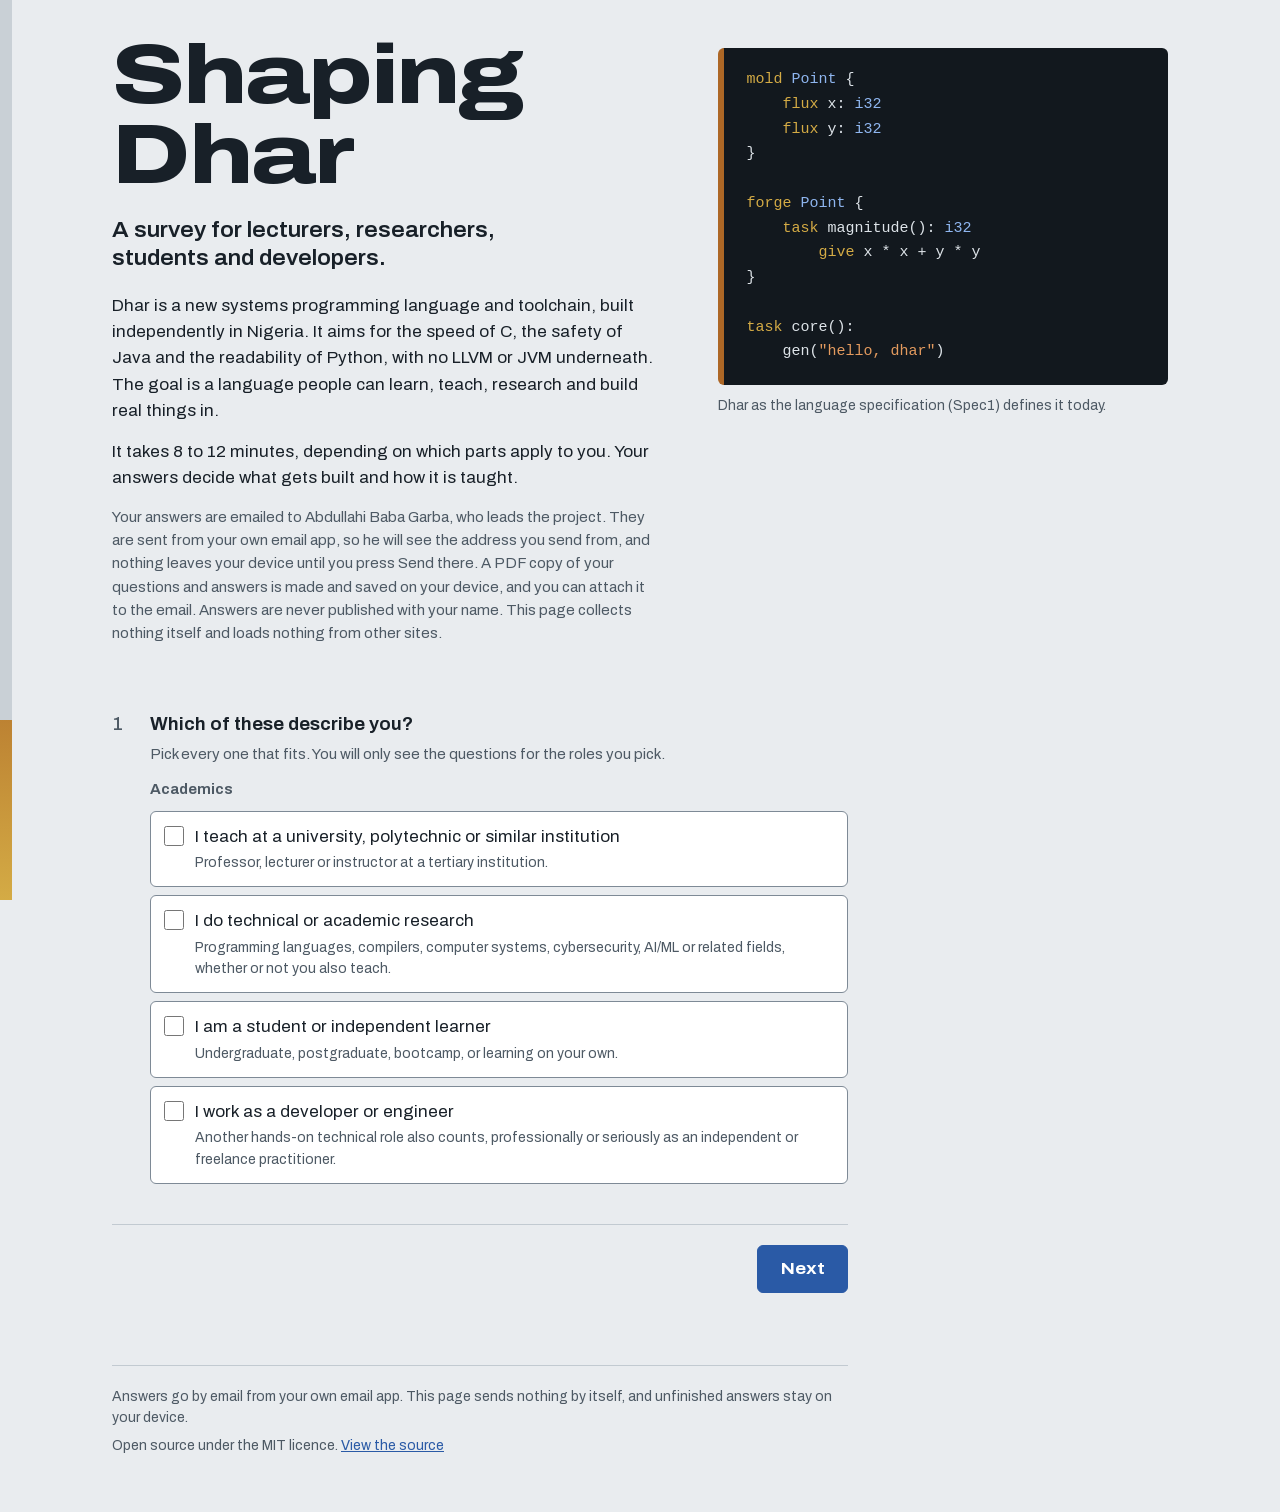
<file: index.html>
<!doctype html>
<html lang="en">
<head>
  <meta charset="utf-8">
  <meta name="viewport" content="width=device-width, initial-scale=1">
  <title>Shaping Dhar survey</title>
  <meta name="description" content="A survey for lecturers, researchers, students and developers about Dhar, a new systems programming language built independently in Nigeria. Takes 8 to 12 minutes.">
  <meta name="color-scheme" content="light dark">
  <meta name="theme-color" content="#e9ecef" media="(prefers-color-scheme: light)">
  <meta name="theme-color" content="#11161b" media="(prefers-color-scheme: dark)">
  <meta property="og:type" content="website">
  <meta property="og:title" content="Shaping Dhar: a survey for lecturers, researchers, students and developers">
  <meta property="og:description" content="Help decide how a new, independently built African systems language is taught and built. 8 to 12 minutes.">
  <link rel="icon" href="data:image/svg+xml,%3Csvg xmlns='http://www.w3.org/2000/svg' viewBox='0 0 32 32'%3E%3Crect width='32' height='32' rx='6' fill='%2312181e'/%3E%3Crect x='7' y='6' width='4' height='20' fill='%23d4ab45'/%3E%3Crect x='14' y='6' width='4' height='20' fill='%23ad6726'/%3E%3Crect x='21' y='6' width='4' height='20' fill='%236c46a5'/%3E%3C/svg%3E">
  <link rel="preload" href="assets/fonts/archivo-subset.woff2" as="font" type="font/woff2" crossorigin>
  <link rel="stylesheet" href="assets/survey.css">
</head>

<body data-step="start">

  <div class="wrap">

    <header class="hero">
      <!-- Progress, drawn as a band of heat-treated steel (see survey.css). It is fixed to the screen edge,
           so where it sits in the markup does not matter; it lives in the header so it belongs to a landmark. -->
      <div class="temper" id="temper" role="progressbar" aria-label="Survey progress" aria-valuemin="1" aria-valuemax="5" aria-valuenow="1"></div>
      <div class="hero-inner">
        <div class="hero-copy">
          <h1 class="title"><span>Shaping</span> <span>Dhar</span></h1>
          <p class="lead">A survey for lecturers, researchers, students and developers.</p>
          <div class="intro">
            <p>Dhar is a new systems programming language and toolchain, built independently in Nigeria. It aims for the speed of C, the safety of Java and the readability of Python, with no LLVM or JVM underneath. The goal is a language people can learn, teach, research and build real things in.</p>
            <p>It takes 8 to 12 minutes, depending on which parts apply to you. Your answers decide what gets built and how it is taught.</p>
            <p class="privacy" id="privacy">Your answers are emailed to Abdullahi Baba Garba, who leads the project. They are sent from your own email app, so he will see the address you send from, and nothing leaves your device until you press Send there. A PDF copy of your questions and answers is made and saved on your device, and you can attach it to the email. Answers are never published with your name. This page collects nothing itself and loads nothing from other sites.</p>
          </div>
          <p class="notice" id="restored" role="status" hidden>Welcome back. Your unfinished answers were restored on this device. <button type="button" class="link" id="restart">Start over</button></p>
        </div>

        <figure class="code">
          <pre><code><span class="k">mold</span> <span class="t">Point</span> {
    <span class="k">flux</span> x: <span class="t">i32</span>
    <span class="k">flux</span> y: <span class="t">i32</span>
}

<span class="k">forge</span> <span class="t">Point</span> {
    <span class="k">task</span> magnitude(): <span class="t">i32</span>
        <span class="k">give</span> x * x + y * y
}

<span class="k">task</span> core():
    gen(<span class="s">"hello, dhar"</span>)</code></pre>
          <figcaption>Dhar as the language specification (Spec1) defines it today.</figcaption>
        </figure>
      </div>
    </header>

    <main id="stage">
      <div id="survey">
        <p class="nojs">This survey needs JavaScript to show the questions that fit your role. Please turn it on, or open this page in a current browser such as Chrome, Firefox, Edge or Safari.</p>
      </div>
    </main>

    <footer class="foot">
      <p id="foot-note">Answers go by email from your own email app. This page sends nothing by itself, and unfinished answers stay on your device.</p>
      <p><span id="licence"></span> <a id="repo" href="#" hidden>View the source</a></p>
    </footer>

  </div>

  <div id="live" class="sr" aria-live="polite"></div>

  <script src="assets/config.js"></script>
  <script src="assets/questions.js"></script>
  <script src="assets/survey.js"></script>
  <script>
    /* Footer text comes from config.js so the repository link lives in one place. */
    (function () {
      var c = window.DHAR_CONFIG || {};
      var l = document.getElementById('licence');
      var r = document.getElementById('repo');
      if (l && c.licenseNote) { l.textContent = c.licenseNote + '.'; }
      if (r && c.repoUrl) { r.href = c.repoUrl; r.hidden = false; }
    })();
  </script>
</body>
</html>
</file>
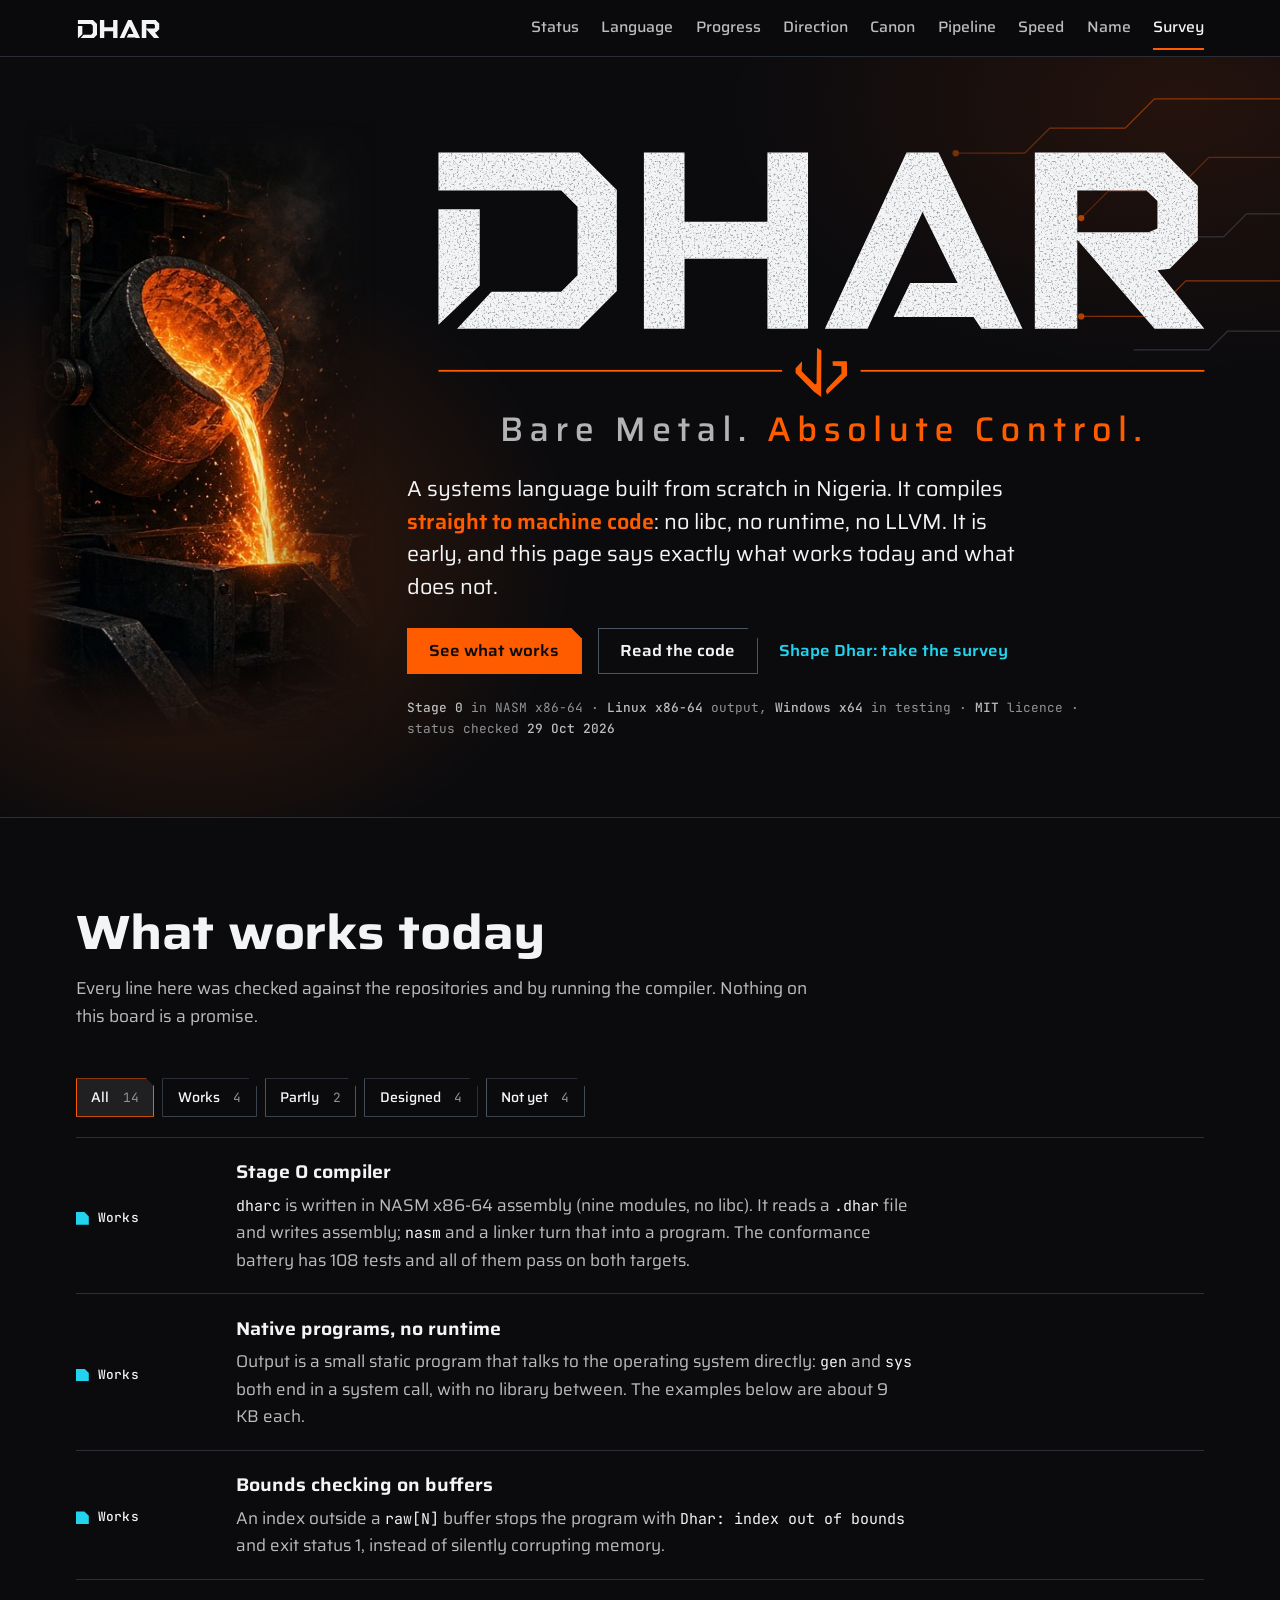
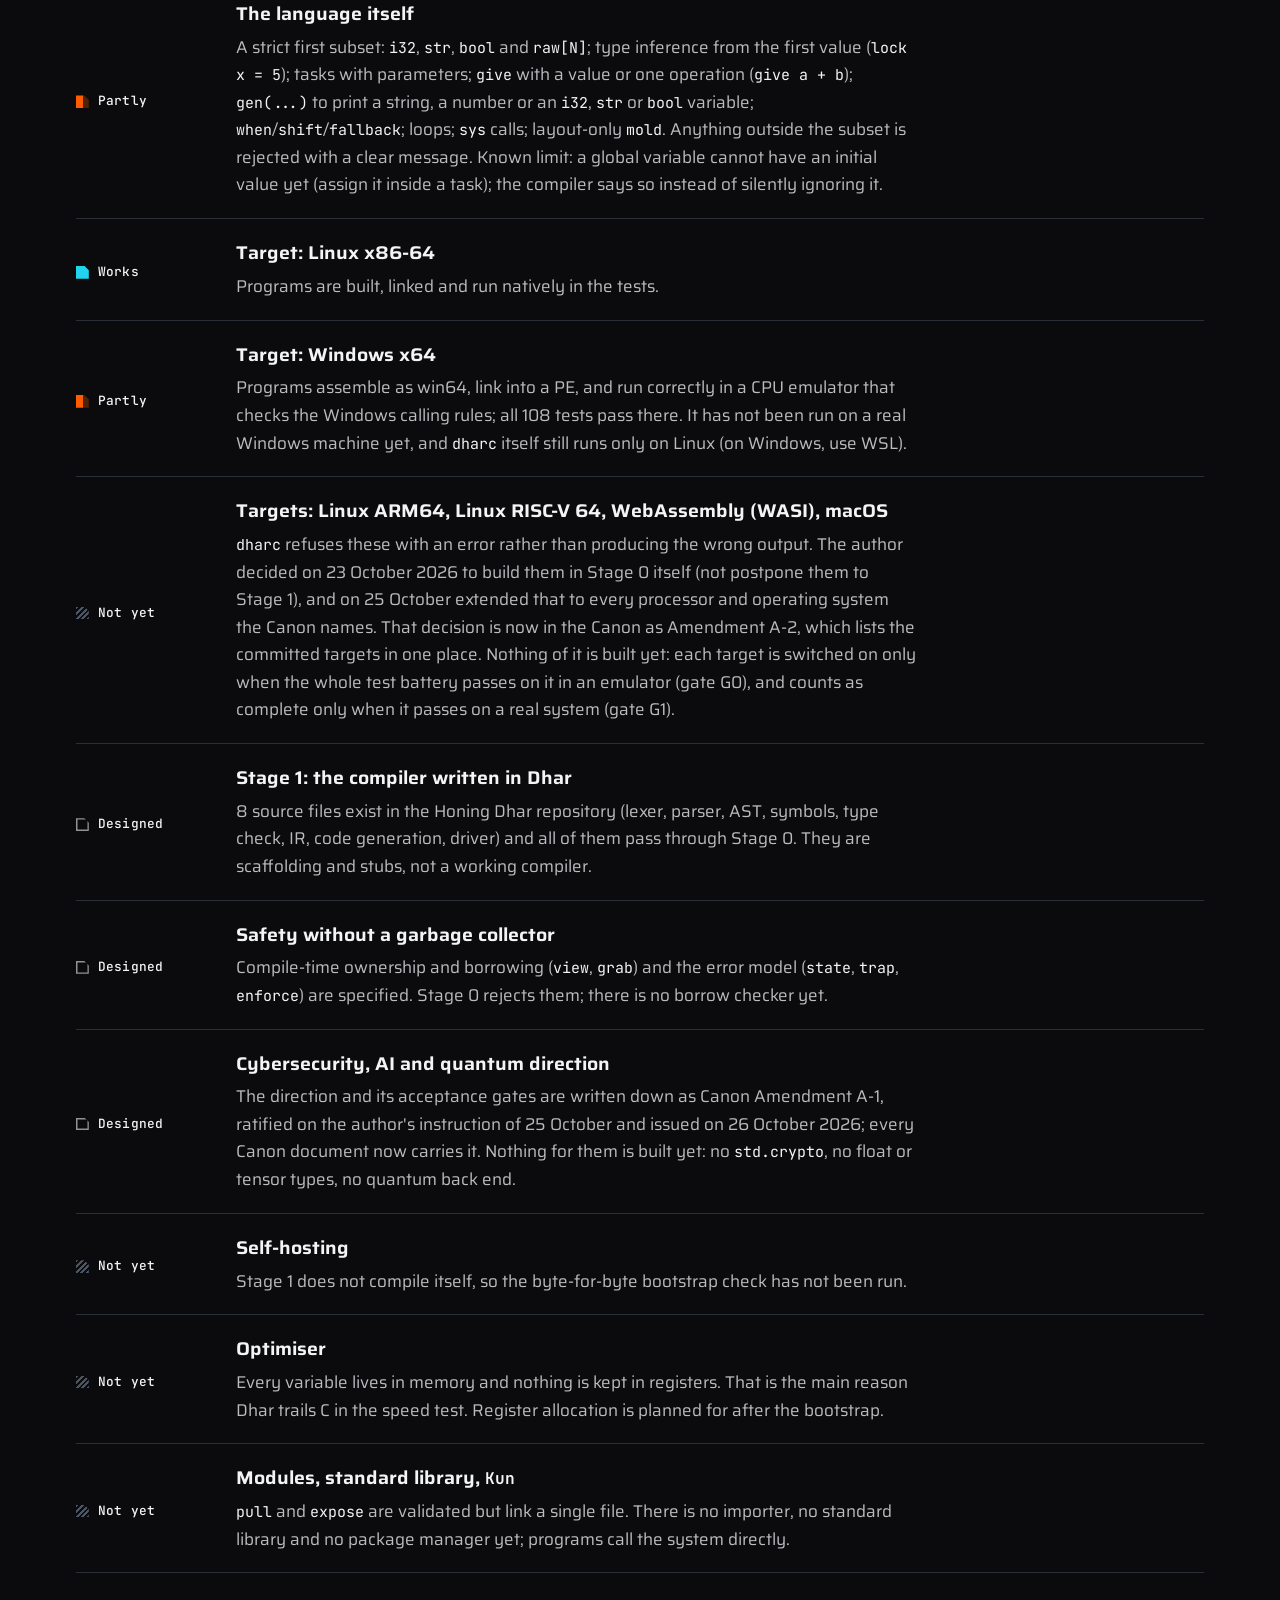
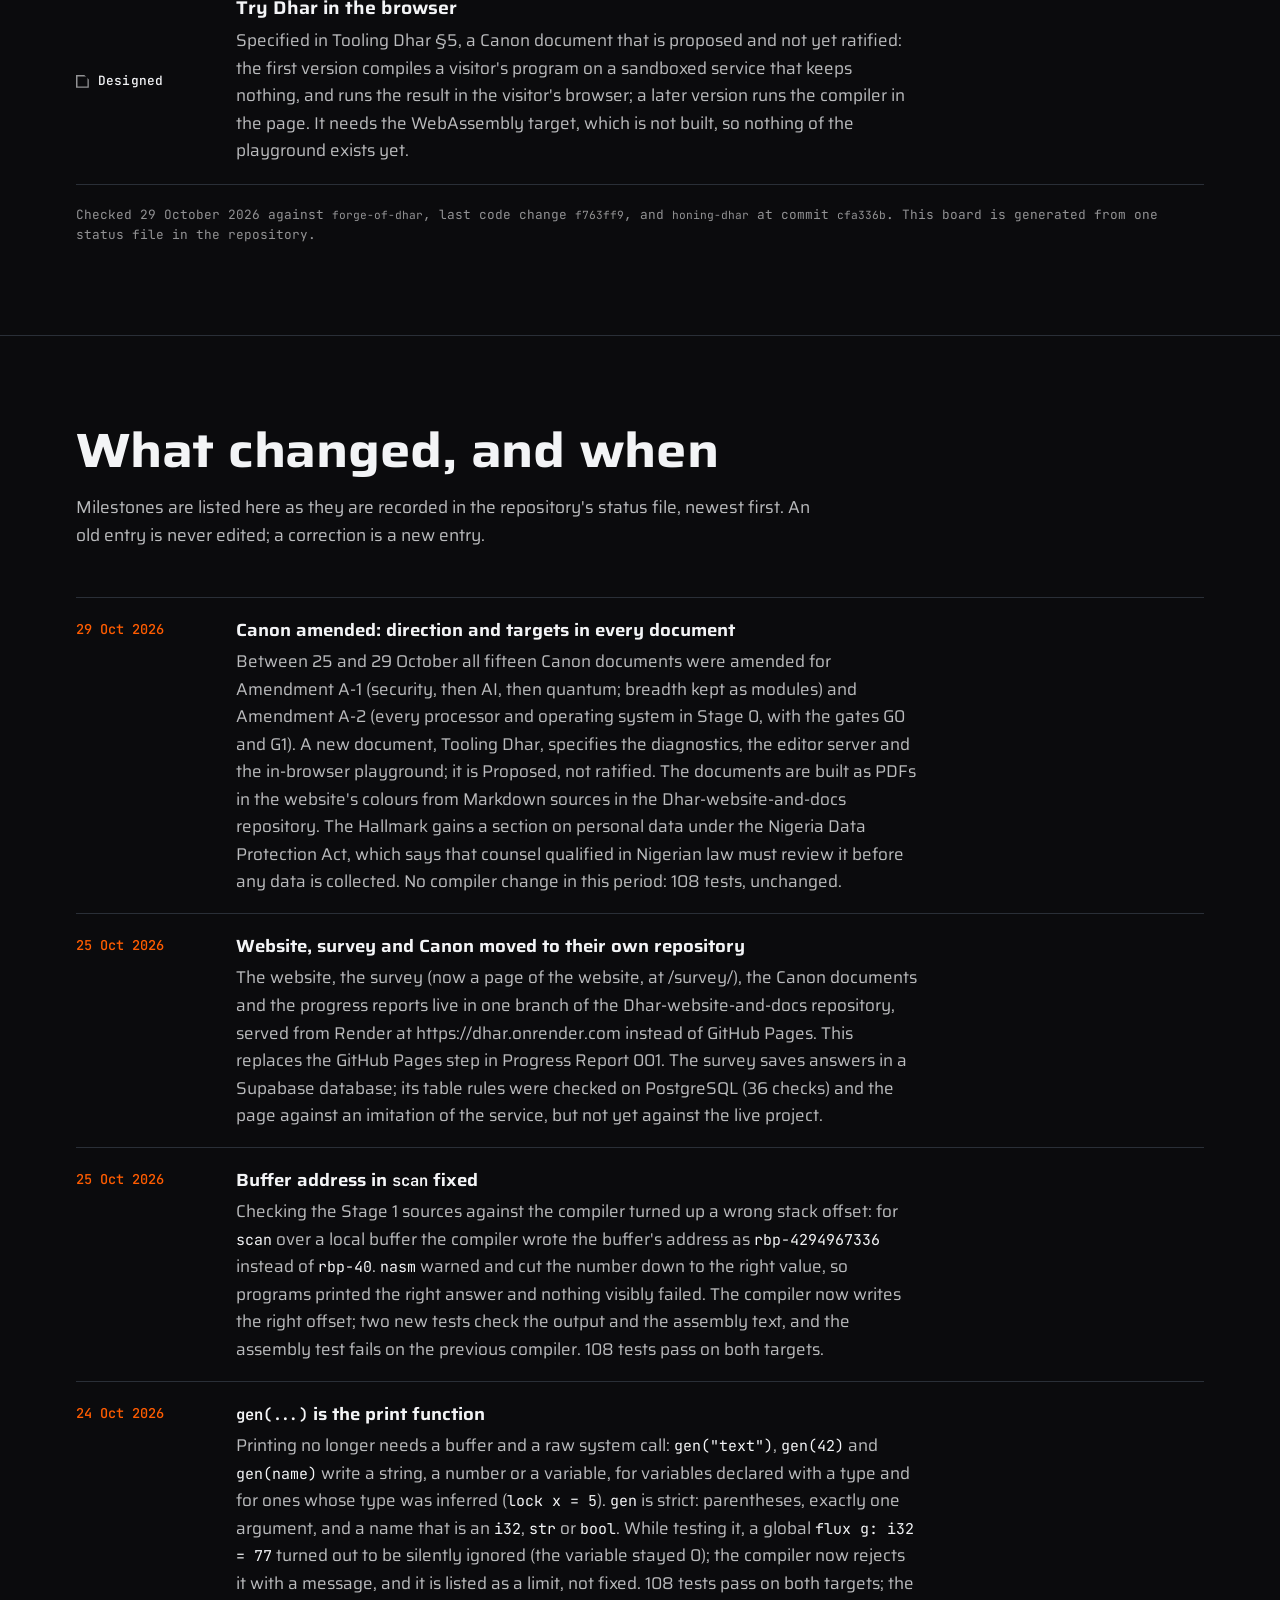
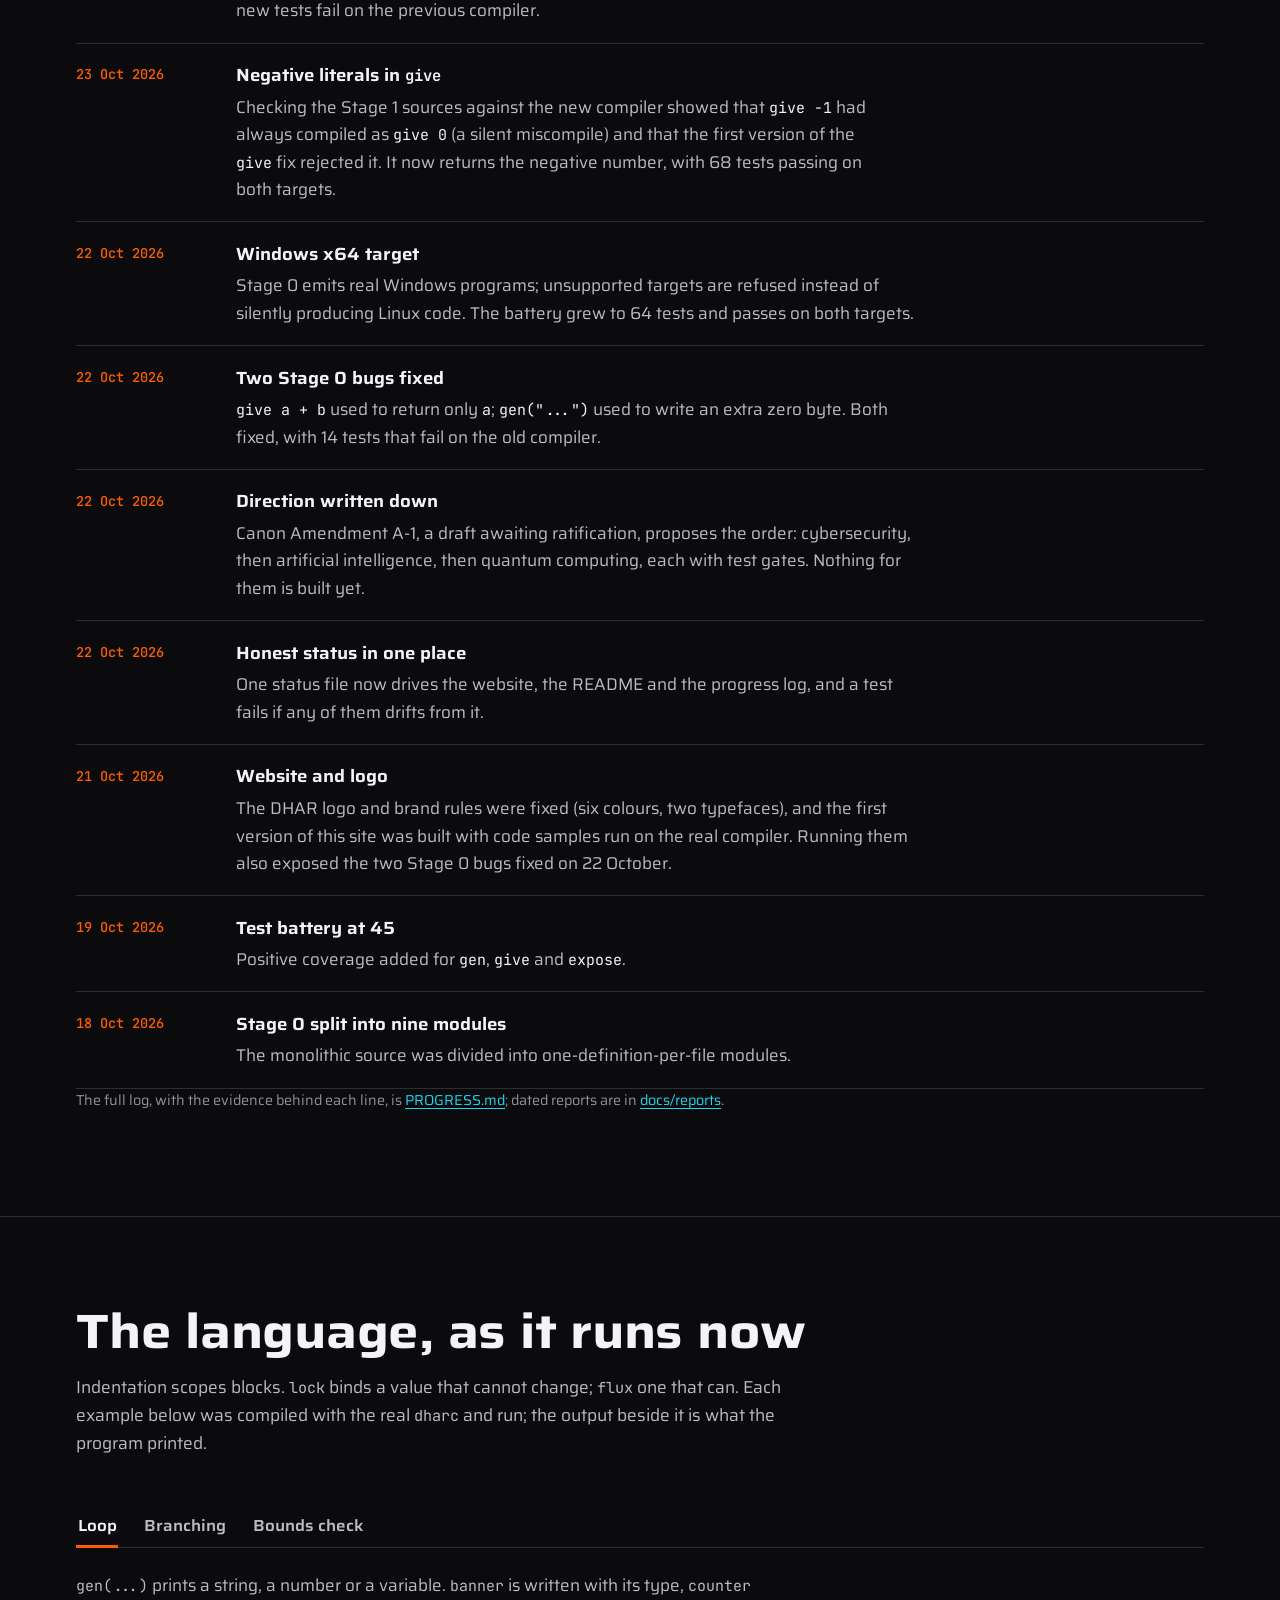
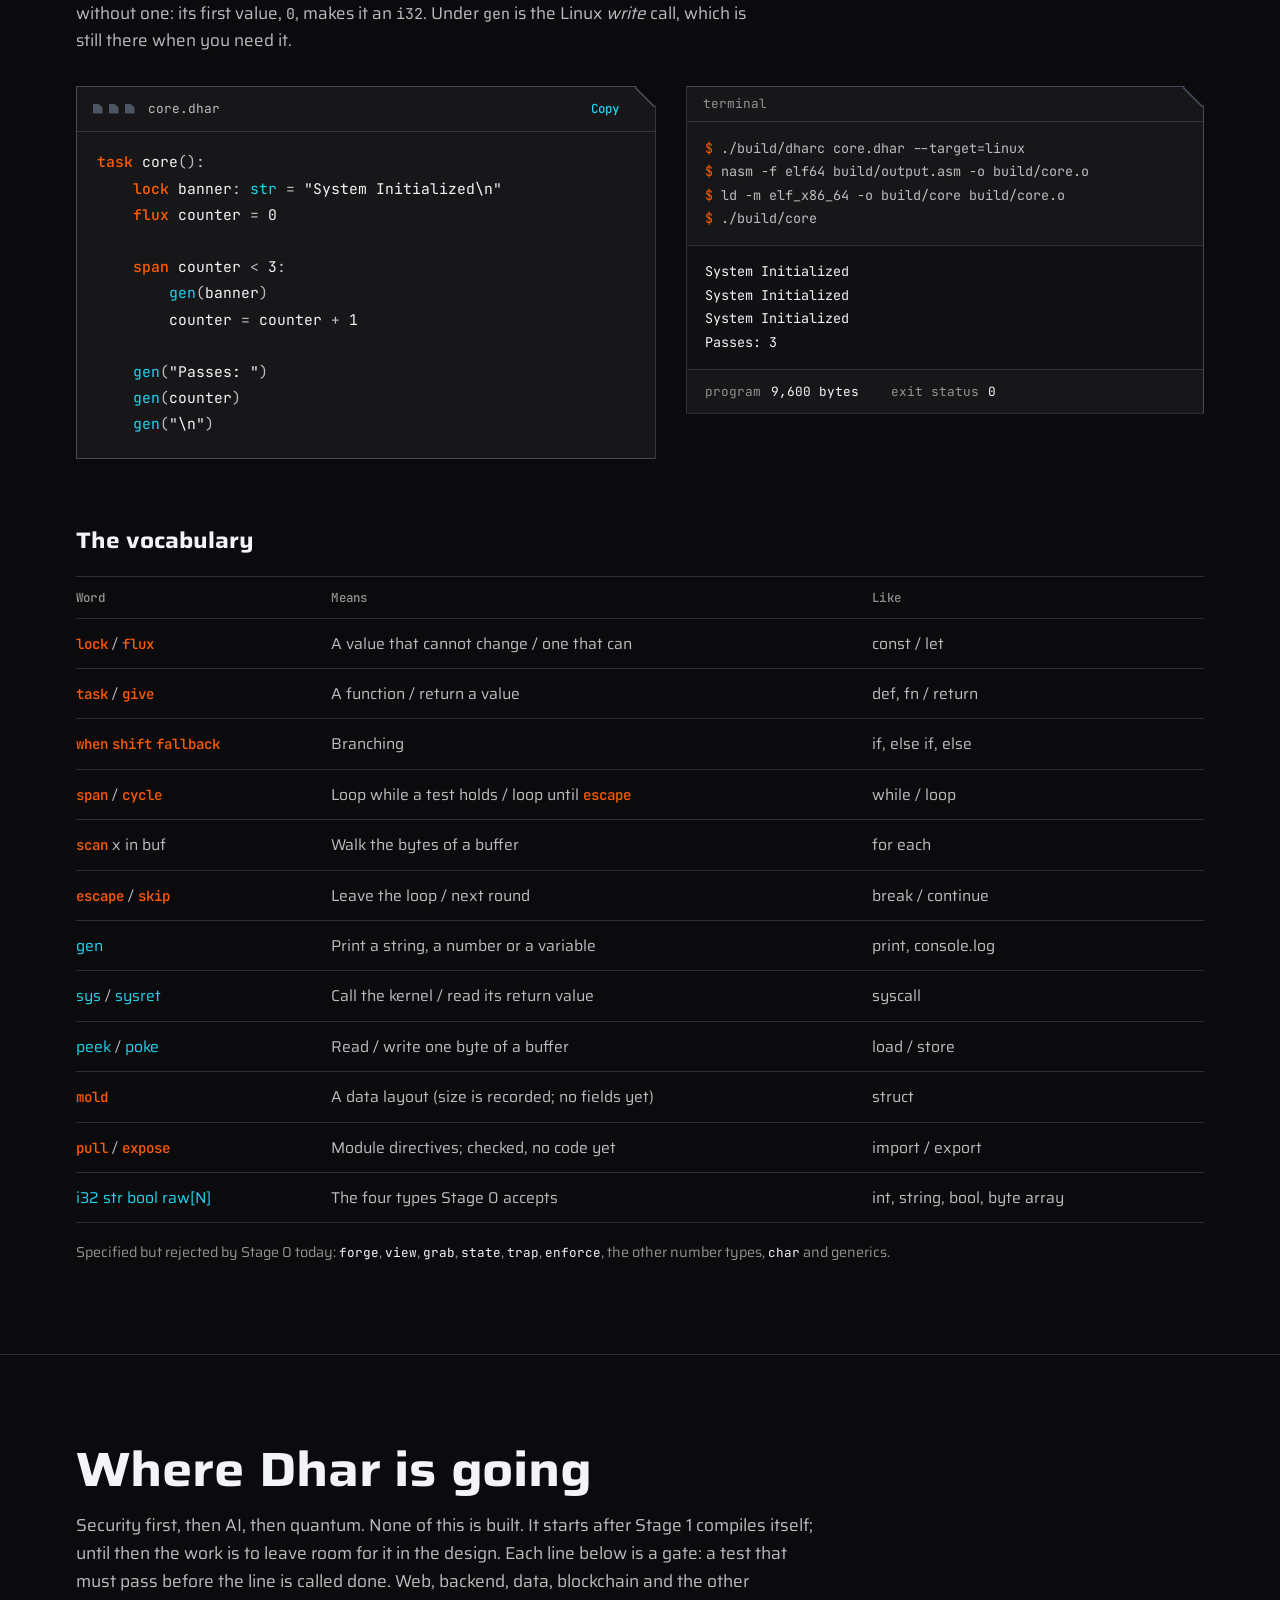
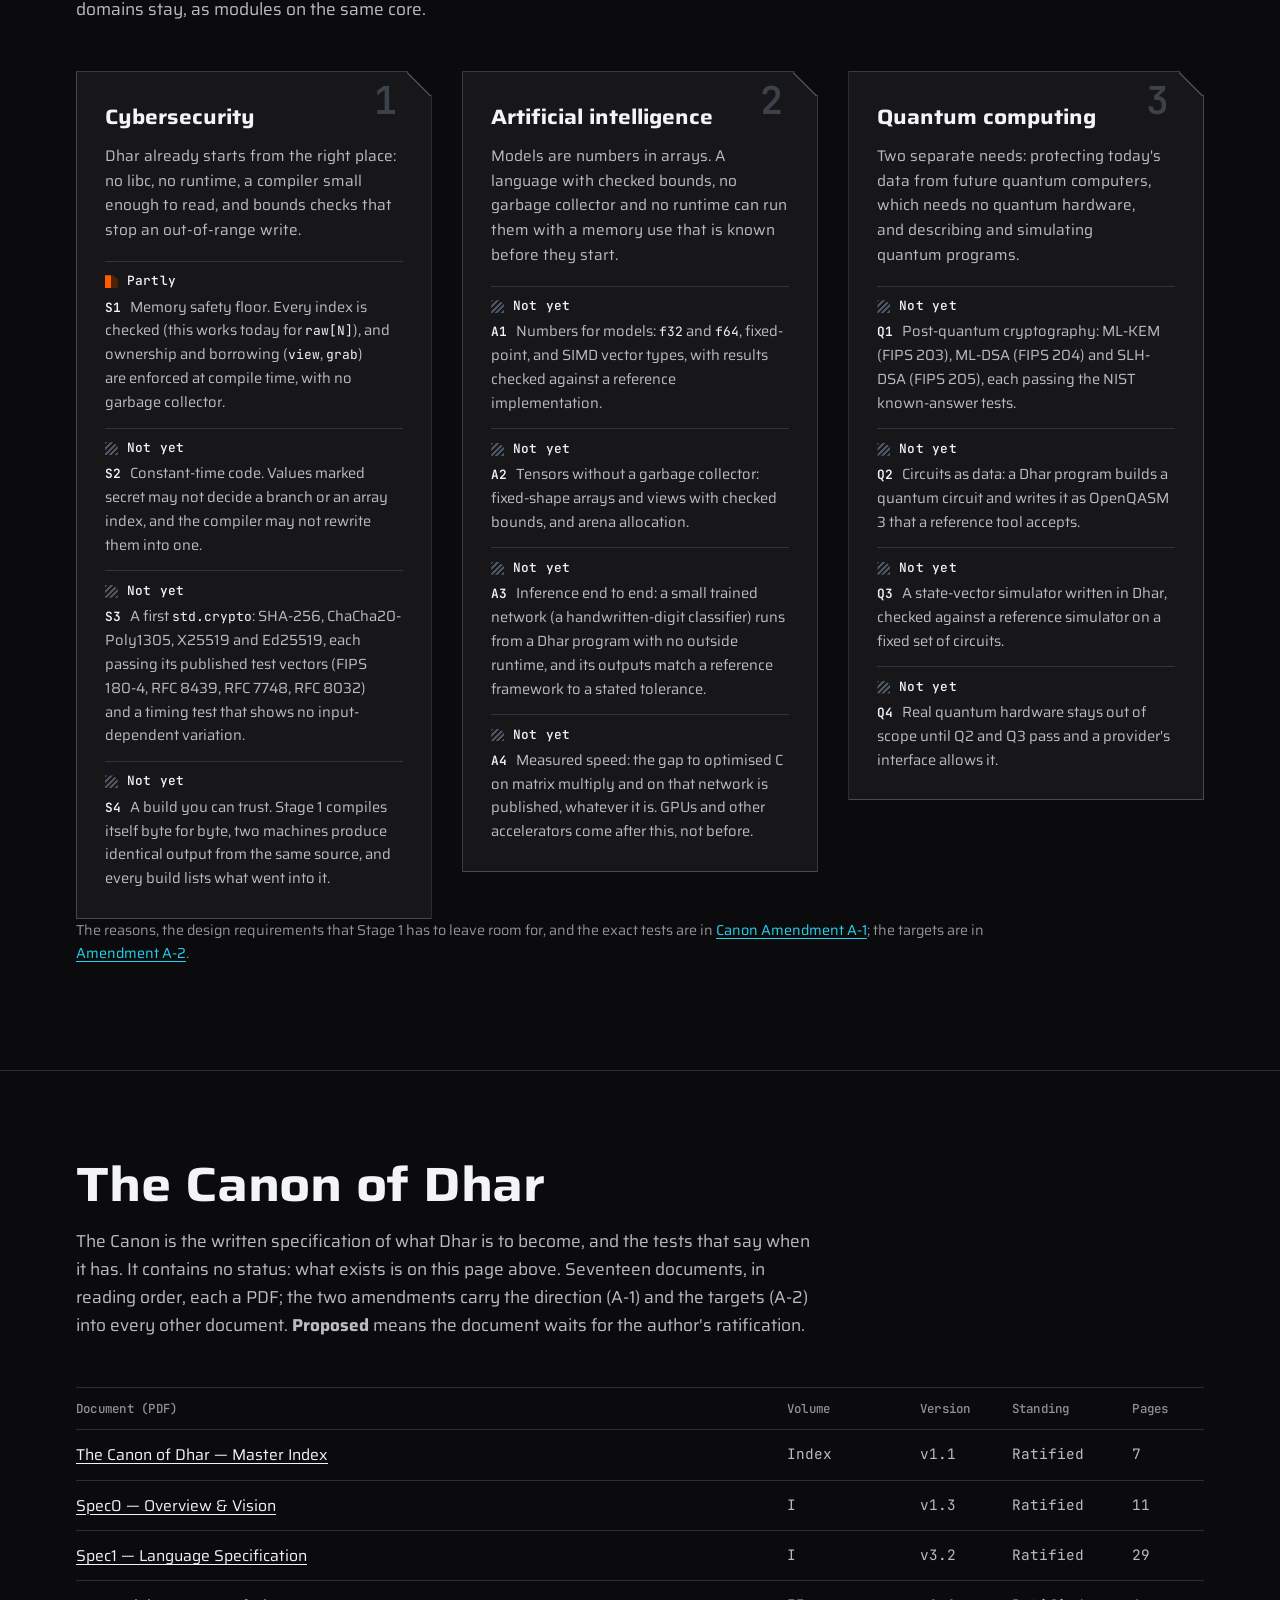
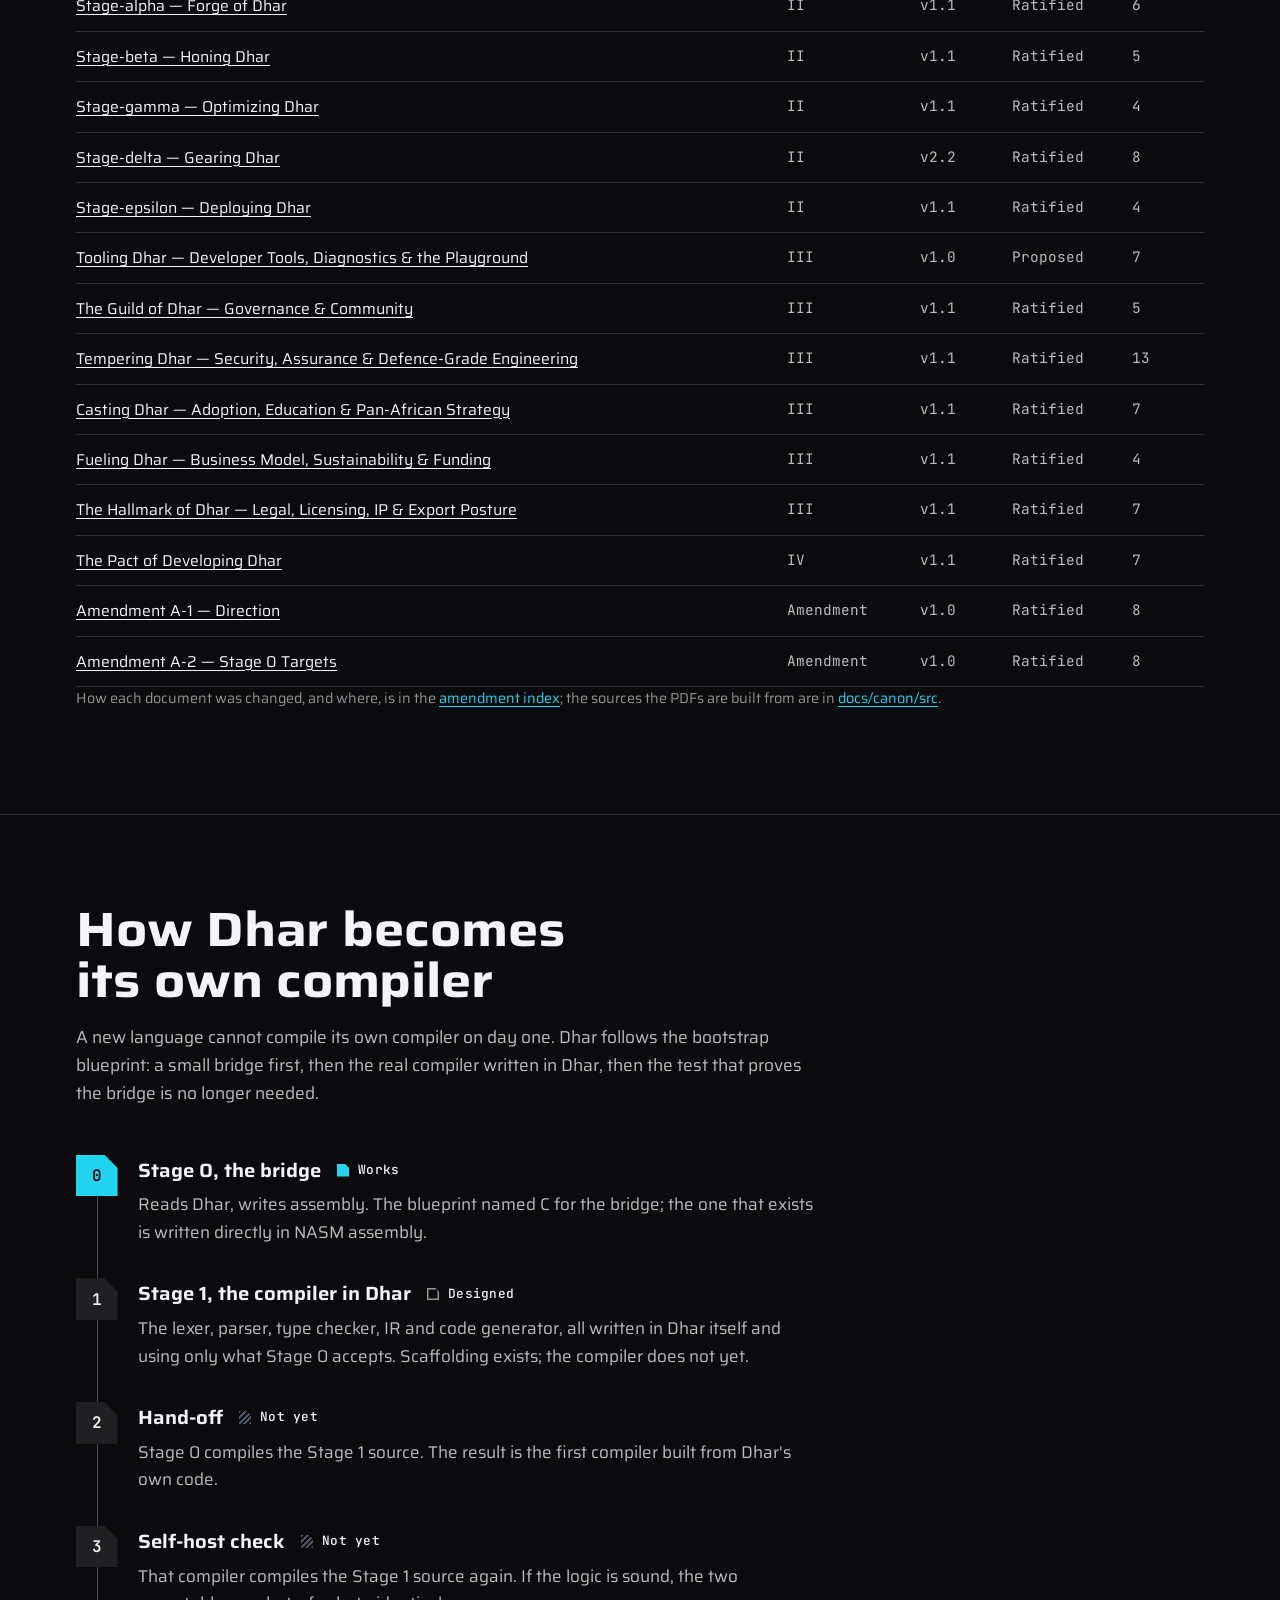
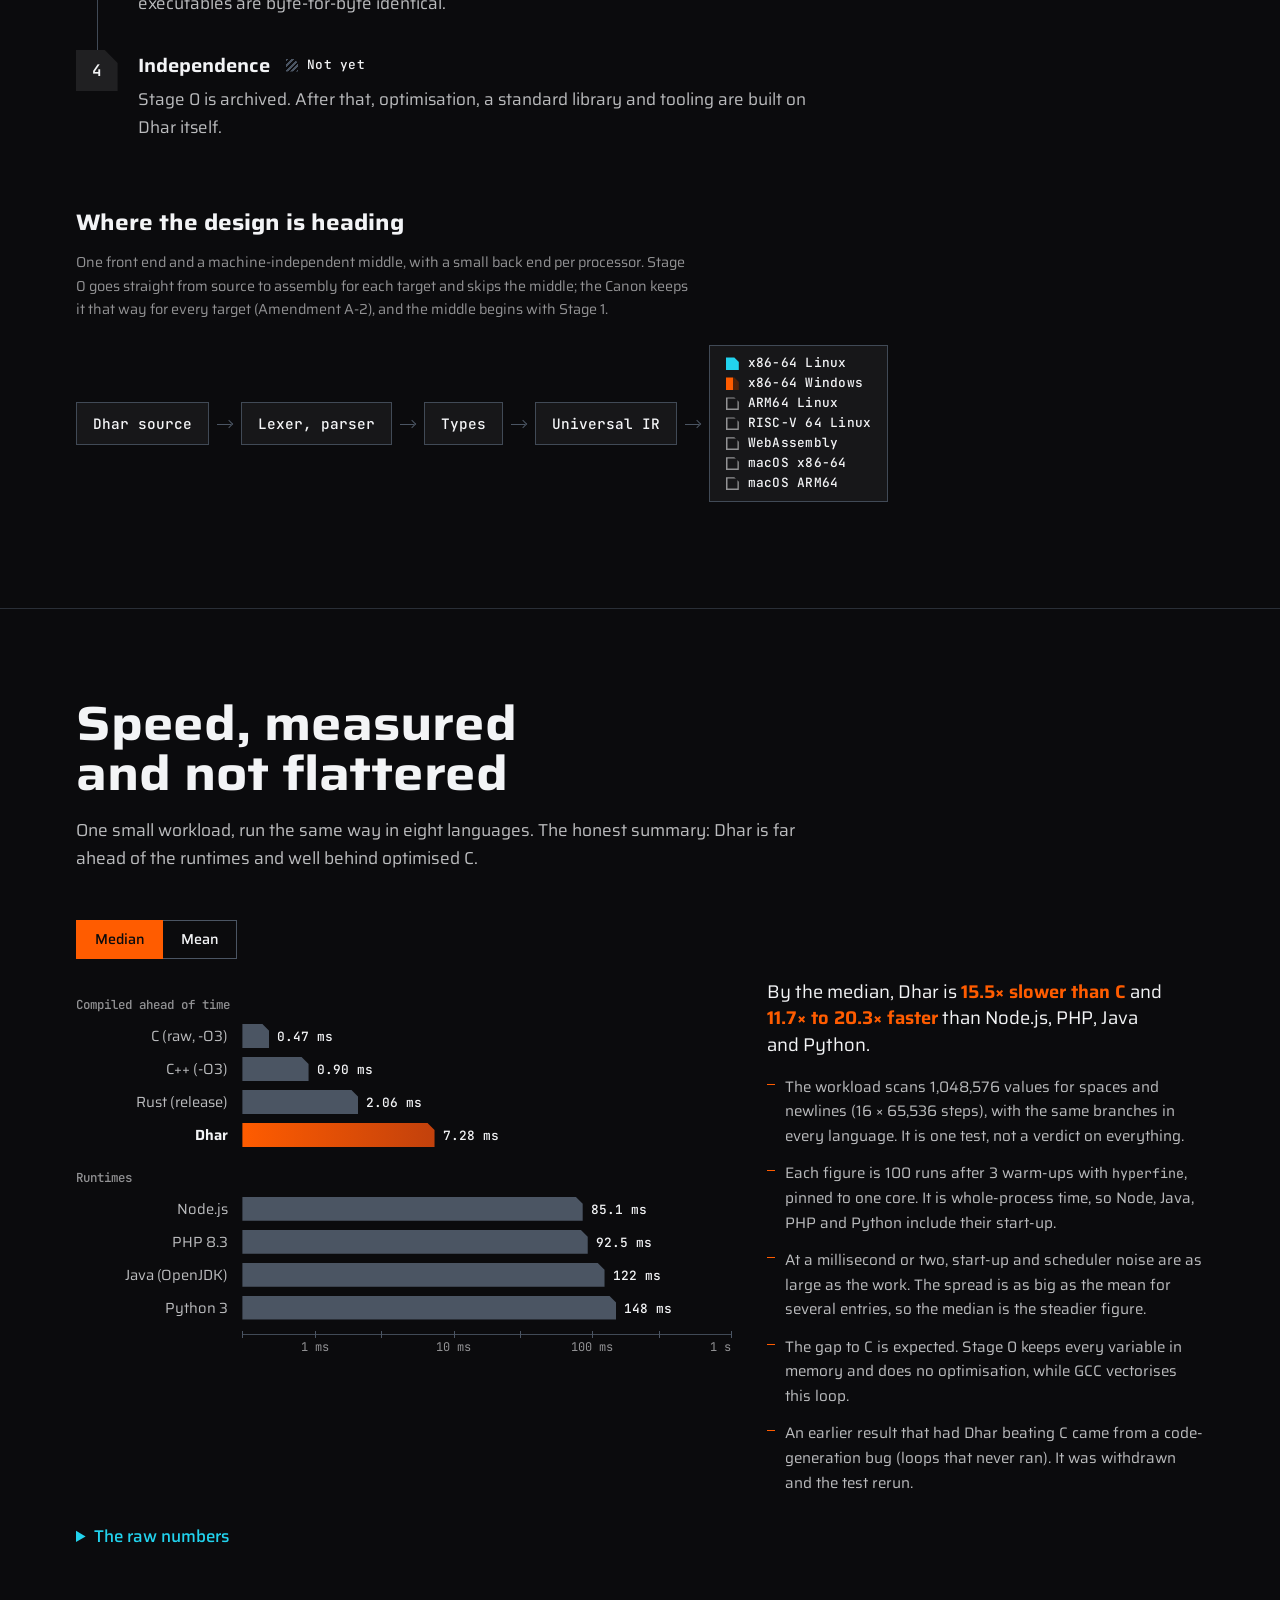
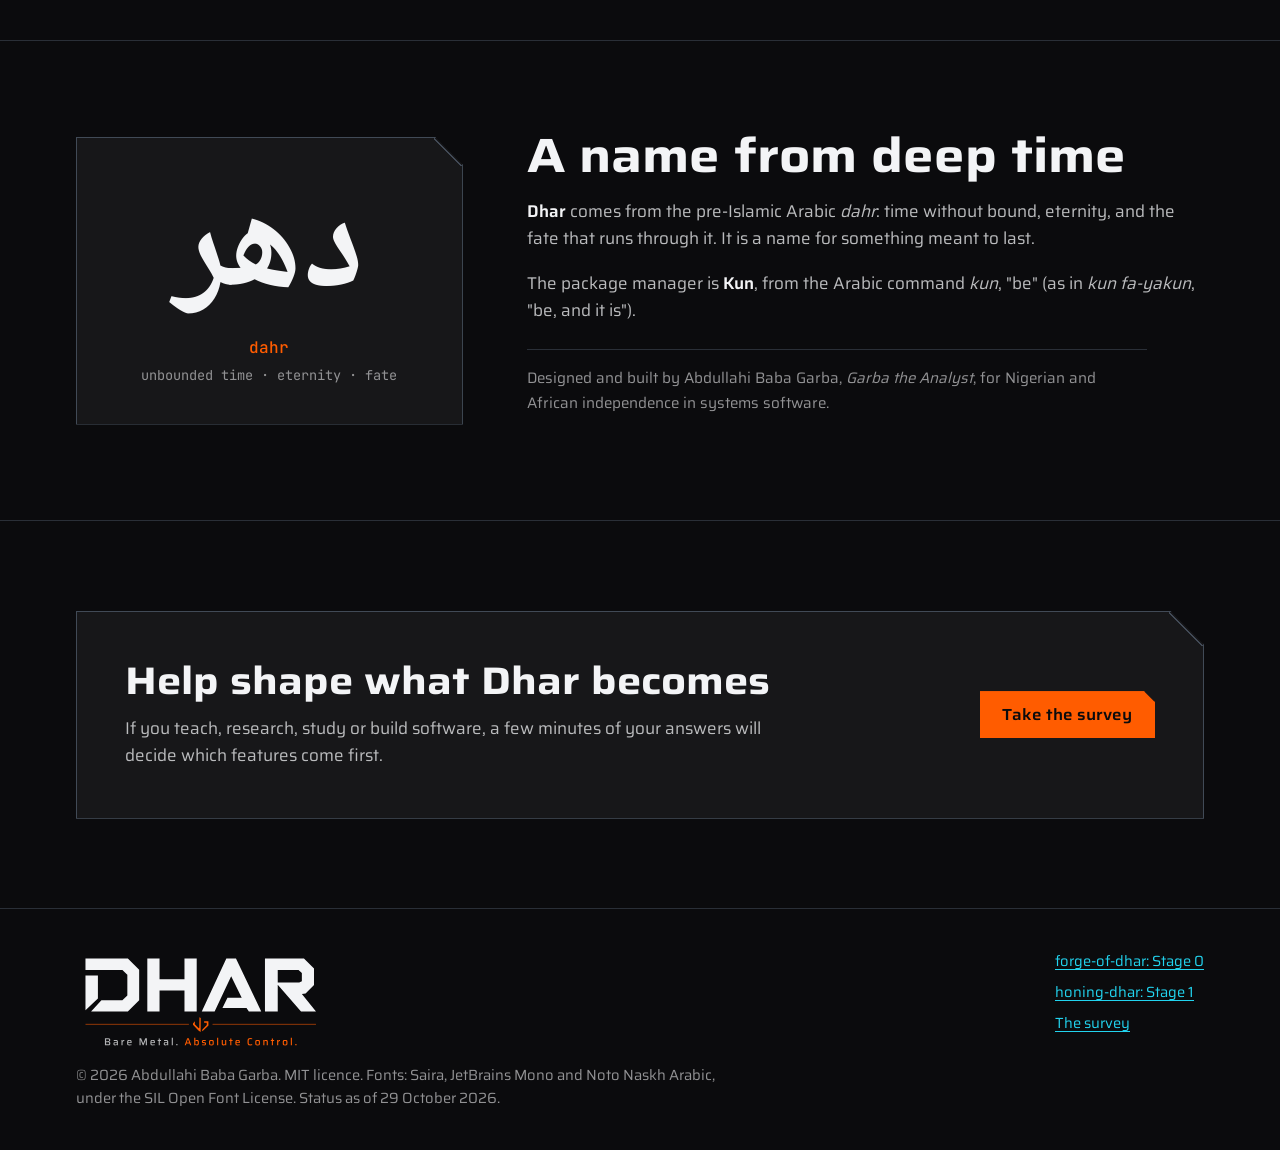
<file: public/index.html>
<!doctype html>
<!--
  Dhar website. One page, no framework, no build step needed to view it.

  Files:    assets/site.css   all styling (the six-colour palette lives at the top)
            assets/site.js    tabs, copy buttons, status filter, benchmark chart
            assets/logo/      the logo files (made by tools/build_logo.py)
            assets/fonts/     Saira, JetBrains Mono, Noto Naskh Arabic (SIL OFL)
  The block between the "sprite" markers below is generated: run  python3 tools/sync_sprite.py
  after changing the logo. tools/bundle.py makes a single self-contained file from this page.
  Read docs/BRAND.md before changing colours, fonts or the logo.
-->
<html lang="en">
<head>
<meta charset="utf-8">
<meta name="viewport" content="width=device-width, initial-scale=1, viewport-fit=cover">
<title>Dhar Systems Language</title>
<meta name="description" content="Dhar is a systems language built from scratch in Nigeria. It compiles straight to machine code with no libc, no runtime and no LLVM. This page says plainly what works today and what does not.">
<meta name="theme-color" content="#0B0B0D">
<meta name="color-scheme" content="dark">
<link rel="icon" href="assets/logo/icon.svg" type="image/svg+xml">
<link rel="icon" href="assets/favicon.ico" sizes="48x48">
<link rel="apple-touch-icon" href="assets/apple-touch-icon.png">
<link rel="manifest" href="site.webmanifest">
<meta property="og:title" content="Dhar. Bare Metal. Absolute Control.">
<meta property="og:description" content="A systems language built from scratch in Nigeria. Honest status, real code, real numbers.">
<!-- site:meta:start -->
<meta property="og:image" content="https://dhar.onrender.com/assets/brand/og-image.jpg">
<meta property="og:url" content="https://dhar.onrender.com/">
<!-- site:meta:end -->
<meta property="og:type" content="website">
<link rel="preload" href="assets/fonts/saira-latin-wdth-normal.woff2" as="font" type="font/woff2" crossorigin>
<link rel="stylesheet" href="assets/site.css">
</head>
<body>

<!-- sprite:start -->
<svg xmlns="http://www.w3.org/2000/svg" width="0" height="0" style="position:absolute" aria-hidden="true" focusable="false"><symbol id="dhar-logo" viewBox="-14 -14 710.2 288"><path d="M123.9 48.3L123.9 109.3L109.2 124L47.2 124L16.6 157L125.4 157L158.9 123.5L158.9 33.5L125.4 0L0 0L0 33.8L109.4 33.8ZM219.2 157L219.2 94.6L293 94.6L293 157L329.2 157L329.2 0L293 0L293 61.8L219.2 61.8L219.2 0L183 0L183 157ZM344.2 157L382.2 157L431.2 53L462.4 116.3L420.2 116.3L405.4 146.5L476.6 146.5L483.6 157L520.2 157L445.4 0L416.9 0ZM569 77.8L637.9 157L682.2 157L640.4 105L651.4 103.5L676.4 78.5L676.4 30L646.6 0L531.2 0L531.2 157L569 157ZM640.4 67.8L632.6 71L569 71L569 33.8L630.6 33.8L640.4 43.2ZM0 50.7L0 153.4L36.8 118.5L36.8 50.7Z" fill-rule="evenodd" style="fill:var(--logo-ink)"/><rect x="0" y="193.7" width="306.1" height="1.6" style="fill:var(--logo-ember)"/><rect x="376" y="193.7" width="306.2" height="1.6" style="fill:var(--logo-ember)"/><path d="M337.2 174.1L336.8 205.8L335.3 206.6L323.5 194.8L323.9 186.1L318.1 192.2L318.1 196.4L334.3 212.9L340.9 217.8L341.1 176.5ZM363.8 186L351.1 186.1L351.2 190L358.9 190.4L359 197L346.1 210.2L345.1 212.5L346.1 215.6L364 198.6Z" style="fill:var(--logo-ember)"/><path d="M57.6 257V236H67.58Q69.66 236 70.91 236.63Q72.16 237.25 72.74 238.43Q73.32 239.6 73.32 241.28Q73.32 242.68 72.94 243.69Q72.56 244.7 71.76 245.32Q70.97 245.95 69.72 246.23V246.35Q71.18 246.62 72.02 247.29Q72.86 247.97 73.2 249Q73.53 250.04 73.53 251.44Q73.53 252.64 73.26 253.66Q72.98 254.68 72.33 255.41Q71.67 256.15 70.51 256.57Q69.35 257 67.55 257ZM61.05 254.1H66.51Q67.92 254.1 68.68 253.81Q69.44 253.52 69.76 252.83Q70.08 252.15 70.08 250.99Q70.08 249.8 69.75 249.11Q69.41 248.42 68.63 248.13Q67.86 247.84 66.51 247.84H61.05ZM61.05 244.91H66.39Q67.64 244.91 68.39 244.61Q69.14 244.3 69.5 243.65Q69.87 242.99 69.87 241.95Q69.87 240.79 69.57 240.14Q69.26 239.48 68.53 239.2Q67.79 238.93 66.39 238.93H61.05Z M87.56 257.24Q85.97 257.24 84.89 256.82Q83.8 256.39 83.25 255.4Q82.71 254.41 82.71 252.7Q82.71 250.9 83.13 249.84Q83.56 248.79 84.6 248.33Q85.64 247.87 87.53 247.87Q87.83 247.87 88.43 247.89Q89.02 247.9 89.8 247.92Q90.58 247.93 91.36 247.95Q92.14 247.97 92.78 248V247.26Q92.78 246.07 92.63 245.4Q92.47 244.73 92 244.41Q91.53 244.09 90.64 244Q89.76 243.91 88.35 243.91Q87.68 243.91 86.78 243.95Q85.88 244 85.03 244.06Q84.17 244.12 83.71 244.21V241.65Q84.96 241.4 86.46 241.3Q87.96 241.19 89.45 241.19Q91.19 241.19 92.37 241.4Q93.54 241.62 94.27 242.07Q95.01 242.53 95.37 243.26Q95.74 244 95.89 245.02Q96.04 246.04 96.04 247.35V257H93.05L92.93 254.99H92.75Q92.23 255.96 91.36 256.47Q90.49 256.97 89.48 257.11Q88.47 257.24 87.56 257.24ZM88.99 254.62Q89.76 254.62 90.38 254.51Q91.01 254.41 91.48 254.15Q91.95 253.89 92.23 253.43Q92.5 252.91 92.64 252.24Q92.78 251.57 92.78 250.65V250.1H88.32Q87.31 250.1 86.78 250.25Q86.25 250.41 86.06 250.9Q85.88 251.38 85.88 252.39Q85.88 253.34 86.09 253.81Q86.31 254.28 86.99 254.45Q87.68 254.62 88.99 254.62Z M106.53 257V241.43H109.49L109.61 244.24H109.86Q110.25 243.02 110.95 242.35Q111.66 241.68 112.66 241.43Q113.67 241.19 114.95 241.19V244.36Q112.88 244.36 111.76 244.97Q110.65 245.58 110.21 246.91Q109.76 248.24 109.76 250.38V257Z M130.41 257.24Q128.43 257.24 127.12 256.98Q125.8 256.73 125.01 256.13Q124.22 255.53 123.82 254.6Q123.42 253.67 123.3 252.35Q123.18 251.02 123.18 249.25Q123.18 247.14 123.39 245.61Q123.61 244.09 124.28 243.1Q124.95 242.1 126.37 241.65Q127.79 241.19 130.17 241.19Q132.03 241.19 133.22 241.48Q134.41 241.77 135.1 242.38Q135.79 242.99 136.11 243.95Q136.43 244.91 136.52 246.24Q136.61 247.57 136.61 249.25V250.28H126.45Q126.45 251.66 126.57 252.5Q126.69 253.34 127.13 253.78Q127.57 254.22 128.54 254.39Q129.5 254.56 131.15 254.56Q131.85 254.56 132.69 254.53Q133.53 254.5 134.41 254.41Q135.3 254.31 136 254.25V256.79Q135.33 256.91 134.38 257.02Q133.44 257.12 132.4 257.18Q131.36 257.24 130.41 257.24ZM133.5 248.55V247.97Q133.5 246.59 133.33 245.78Q133.16 244.97 132.78 244.56Q132.4 244.15 131.74 244.01Q131.08 243.88 130.11 243.88Q128.89 243.88 128.17 244.04Q127.45 244.21 127.09 244.67Q126.72 245.13 126.58 245.94Q126.45 246.74 126.45 248.06H134.05Z M159.9 257V236H164.6L170.76 251.26H170.92L177.08 236H181.78V257H178.46V241.34H178.33L171.99 257H169.54L163.26 241.34H163.13V257Z M199.29 257.24Q197.3 257.24 195.99 256.98Q194.68 256.73 193.89 256.13Q193.09 255.53 192.7 254.6Q192.3 253.67 192.18 252.35Q192.05 251.02 192.05 249.25Q192.05 247.14 192.27 245.61Q192.48 244.09 193.15 243.1Q193.83 242.1 195.24 241.65Q196.66 241.19 199.04 241.19Q200.91 241.19 202.1 241.48Q203.29 241.77 203.97 242.38Q204.66 242.99 204.98 243.95Q205.3 244.91 205.39 246.24Q205.49 247.57 205.49 249.25V250.28H195.32Q195.32 251.66 195.44 252.5Q195.57 253.34 196.01 253.78Q196.45 254.22 197.41 254.39Q198.37 254.56 200.02 254.56Q200.72 254.56 201.56 254.53Q202.4 254.5 203.29 254.41Q204.17 254.31 204.87 254.25V256.79Q204.2 256.91 203.26 257.02Q202.31 257.12 201.27 257.18Q200.24 257.24 199.29 257.24ZM202.37 248.55V247.97Q202.37 246.59 202.2 245.78Q202.04 244.97 201.65 244.56Q201.27 244.15 200.62 244.01Q199.96 243.88 198.98 243.88Q197.76 243.88 197.05 244.04Q196.33 244.21 195.96 244.67Q195.6 245.13 195.46 245.94Q195.32 246.74 195.32 248.06H202.92Z M216.76 257V244.15H213.65V241.43H216.76V236.92H220V241.43H223.63V244.15H220V257Z M236.41 257.24Q234.82 257.24 233.73 256.82Q232.65 256.39 232.1 255.4Q231.55 254.41 231.55 252.7Q231.55 250.9 231.98 249.84Q232.41 248.79 233.44 248.33Q234.48 247.87 236.37 247.87Q236.68 247.87 237.28 247.89Q237.87 247.9 238.65 247.92Q239.43 247.93 240.21 247.95Q240.98 247.97 241.62 248V247.26Q241.62 246.07 241.47 245.4Q241.32 244.73 240.85 244.41Q240.37 244.09 239.49 244Q238.6 243.91 237.2 243.91Q236.53 243.91 235.63 243.95Q234.73 244 233.87 244.06Q233.02 244.12 232.56 244.21V241.65Q233.81 241.4 235.31 241.3Q236.8 241.19 238.3 241.19Q240.04 241.19 241.21 241.4Q242.39 241.62 243.12 242.07Q243.85 242.53 244.22 243.26Q244.59 244 244.74 245.02Q244.89 246.04 244.89 247.35V257H241.9L241.78 254.99H241.59Q241.08 255.96 240.21 256.47Q239.34 256.97 238.33 257.11Q237.32 257.24 236.41 257.24ZM237.84 254.62Q238.6 254.62 239.23 254.51Q239.85 254.41 240.33 254.15Q240.8 253.89 241.08 253.43Q241.35 252.91 241.49 252.24Q241.62 251.57 241.62 250.65V250.1H237.17Q236.16 250.1 235.63 250.25Q235.09 250.41 234.91 250.9Q234.73 251.38 234.73 252.39Q234.73 253.34 234.94 253.81Q235.15 254.28 235.84 254.45Q236.53 254.62 237.84 254.62Z M255.38 257V234.32H258.61V257Z M268.64 257V253.49H272.3V257Z" style="fill:var(--logo-tag);fill-opacity:var(--logo-tag-opacity,1)"/><path d="M293.61 257 301.11 236H305.63L313.14 257H309.57L307.74 251.81H298.89L297.09 257ZM299.86 248.88H306.73L303.37 239.33H303.22Z M330.04 257.24Q329.06 257.24 328.13 257.08Q327.2 256.91 326.43 256.42Q325.67 255.93 325.18 254.95H324.97L324.88 257H321.89V234.32H325.12V243.26H325.3Q325.76 242.44 326.48 242Q327.2 241.56 328.11 241.37Q329.03 241.19 330.13 241.19Q331.68 241.19 332.72 241.59Q333.76 241.98 334.38 242.88Q335.01 243.78 335.3 245.32Q335.59 246.87 335.59 249.22Q335.59 251.57 335.29 253.11Q334.98 254.65 334.34 255.55Q333.7 256.45 332.65 256.85Q331.59 257.24 330.04 257.24ZM328.69 254.38Q329.91 254.38 330.63 254.21Q331.35 254.04 331.71 253.52Q332.08 253 332.2 251.98Q332.32 250.96 332.32 249.22Q332.32 247.48 332.2 246.45Q332.08 245.43 331.71 244.93Q331.35 244.42 330.63 244.26Q329.91 244.09 328.69 244.09Q327.5 244.09 326.78 244.36Q326.07 244.64 325.73 245.28Q325.33 245.95 325.23 246.91Q325.12 247.87 325.12 249.22Q325.12 250.53 325.23 251.52Q325.33 252.51 325.7 253.15Q326.07 253.8 326.78 254.09Q327.5 254.38 328.69 254.38Z M350.9 257.24Q349.98 257.24 348.93 257.18Q347.88 257.12 346.87 257.03Q345.86 256.94 345.07 256.82V254.25Q345.59 254.28 346.24 254.34Q346.9 254.41 347.63 254.44Q348.36 254.47 349.07 254.5Q349.77 254.53 350.44 254.53Q351.91 254.53 352.56 254.34Q353.22 254.16 353.42 253.72Q353.61 253.28 353.61 252.57Q353.61 251.78 353.48 251.41Q353.34 251.05 352.97 250.93Q352.61 250.8 351.84 250.71L348.06 250.25Q346.59 250.1 345.85 249.57Q345.1 249.03 344.84 248.1Q344.58 247.17 344.58 245.83Q344.58 244.27 345.02 243.34Q345.46 242.41 346.27 241.95Q347.08 241.49 348.24 241.34Q349.4 241.19 350.78 241.19Q351.63 241.19 352.56 241.25Q353.49 241.31 354.36 241.42Q355.23 241.52 355.87 241.65V244.21Q355.14 244.12 354.29 244.06Q353.43 244 352.59 243.95Q351.75 243.91 350.99 243.91Q349.86 243.91 349.13 244.01Q348.4 244.12 348.04 244.5Q347.69 244.88 347.69 245.8Q347.69 246.5 347.8 246.85Q347.91 247.2 348.26 247.34Q348.61 247.48 349.34 247.57L353.43 248.06Q354.59 248.18 355.31 248.53Q356.03 248.88 356.38 249.78Q356.73 250.68 356.73 252.51Q356.73 254.04 356.35 254.97Q355.96 255.9 355.2 256.4Q354.44 256.91 353.36 257.08Q352.27 257.24 350.9 257.24Z M372.68 257.24Q370.72 257.24 369.43 257Q368.13 256.76 367.38 256.22Q366.63 255.69 366.28 254.77Q365.93 253.86 365.82 252.48Q365.72 251.11 365.72 249.19Q365.72 247.29 365.82 245.92Q365.93 244.55 366.28 243.63Q366.63 242.72 367.38 242.18Q368.13 241.65 369.43 241.42Q370.72 241.19 372.68 241.19Q374.66 241.19 375.96 241.42Q377.25 241.65 378 242.18Q378.75 242.72 379.1 243.63Q379.45 244.55 379.56 245.92Q379.67 247.29 379.67 249.19Q379.67 251.11 379.56 252.48Q379.45 253.86 379.1 254.77Q378.75 255.69 378 256.22Q377.25 256.76 375.96 257Q374.66 257.24 372.68 257.24ZM372.68 254.53Q374.08 254.53 374.84 254.34Q375.61 254.16 375.93 253.61Q376.25 253.06 376.32 251.99Q376.4 250.93 376.4 249.19Q376.4 247.45 376.32 246.39Q376.25 245.34 375.93 244.79Q375.61 244.24 374.84 244.07Q374.08 243.91 372.68 243.91Q371.3 243.91 370.54 244.07Q369.78 244.24 369.46 244.79Q369.14 245.34 369.06 246.39Q368.98 247.45 368.98 249.19Q368.98 250.93 369.06 251.99Q369.14 253.06 369.46 253.61Q369.78 254.16 370.54 254.34Q371.3 254.53 372.68 254.53Z M389.54 257V234.32H392.78V257Z M408.36 257.24Q406.74 257.24 405.72 256.86Q404.7 256.48 404.16 255.72Q403.63 254.95 403.44 253.83Q403.26 252.7 403.26 251.17V241.43H406.5V249.89Q406.5 251.41 406.6 252.31Q406.71 253.22 407.05 253.66Q407.38 254.1 408.04 254.22Q408.69 254.34 409.79 254.34Q411.01 254.34 411.75 254.04Q412.48 253.73 412.83 253.12Q413.18 252.51 413.27 251.6Q413.36 250.68 413.36 249.46V241.43H416.63V257H413.64L413.52 254.92H413.3Q412.97 255.66 412.34 256.18Q411.72 256.69 410.74 256.97Q409.76 257.24 408.36 257.24Z M428.52 257V244.15H425.41V241.43H428.52V236.92H431.75V241.43H435.39V244.15H431.75V257Z M450.82 257.24Q448.83 257.24 447.52 256.98Q446.21 256.73 445.41 256.13Q444.62 255.53 444.22 254.6Q443.83 253.67 443.7 252.35Q443.58 251.02 443.58 249.25Q443.58 247.14 443.8 245.61Q444.01 244.09 444.68 243.1Q445.35 242.1 446.77 241.65Q448.19 241.19 450.57 241.19Q452.43 241.19 453.62 241.48Q454.81 241.77 455.5 242.38Q456.19 242.99 456.51 243.95Q456.83 244.91 456.92 246.24Q457.01 247.57 457.01 249.25V250.28H446.85Q446.85 251.66 446.97 252.5Q447.09 253.34 447.53 253.78Q447.98 254.22 448.94 254.39Q449.9 254.56 451.55 254.56Q452.25 254.56 453.09 254.53Q453.93 254.5 454.81 254.41Q455.7 254.31 456.4 254.25V256.79Q455.73 256.91 454.78 257.02Q453.84 257.12 452.8 257.18Q451.76 257.24 450.82 257.24ZM453.9 248.55V247.97Q453.9 246.59 453.73 245.78Q453.56 244.97 453.18 244.56Q452.8 244.15 452.14 244.01Q451.49 243.88 450.51 243.88Q449.29 243.88 448.57 244.04Q447.86 244.21 447.49 244.67Q447.12 245.13 446.99 245.94Q446.85 246.74 446.85 248.06H454.45Z M488.21 257.24Q485.95 257.24 484.42 256.95Q482.9 256.66 481.93 255.96Q480.97 255.26 480.47 254.05Q479.97 252.85 479.78 250.99Q479.6 249.12 479.6 246.5Q479.6 243.88 479.78 242.01Q479.97 240.15 480.47 238.95Q480.97 237.74 481.93 237.04Q482.9 236.34 484.42 236.05Q485.95 235.76 488.21 235.76Q489.09 235.76 490.02 235.82Q490.95 235.88 491.81 235.98Q492.66 236.09 493.27 236.24V238.99Q492.51 238.9 491.76 238.82Q491.01 238.75 490.31 238.72Q489.61 238.69 489.09 238.69Q487.41 238.69 486.31 238.81Q485.22 238.93 484.56 239.36Q483.9 239.78 483.58 240.62Q483.26 241.46 483.16 242.9Q483.05 244.33 483.05 246.5Q483.05 248.64 483.16 250.09Q483.26 251.54 483.58 252.38Q483.9 253.22 484.56 253.64Q485.22 254.07 486.31 254.19Q487.41 254.31 489.09 254.31Q490.1 254.31 491.3 254.22Q492.51 254.13 493.4 254.01V256.82Q492.72 256.94 491.82 257.03Q490.92 257.12 489.99 257.18Q489.06 257.24 488.21 257.24Z M509.41 257.24Q507.45 257.24 506.15 257Q504.86 256.76 504.11 256.22Q503.36 255.69 503.01 254.77Q502.66 253.86 502.55 252.48Q502.45 251.11 502.45 249.19Q502.45 247.29 502.55 245.92Q502.66 244.55 503.01 243.63Q503.36 242.72 504.11 242.18Q504.86 241.65 506.15 241.42Q507.45 241.19 509.41 241.19Q511.39 241.19 512.69 241.42Q513.98 241.65 514.73 242.18Q515.48 242.72 515.83 243.63Q516.18 244.55 516.29 245.92Q516.4 247.29 516.4 249.19Q516.4 251.11 516.29 252.48Q516.18 253.86 515.83 254.77Q515.48 255.69 514.73 256.22Q513.98 256.76 512.69 257Q511.39 257.24 509.41 257.24ZM509.41 254.53Q510.81 254.53 511.57 254.34Q512.34 254.16 512.66 253.61Q512.98 253.06 513.05 251.99Q513.13 250.93 513.13 249.19Q513.13 247.45 513.05 246.39Q512.98 245.34 512.66 244.79Q512.34 244.24 511.57 244.07Q510.81 243.91 509.41 243.91Q508.03 243.91 507.27 244.07Q506.51 244.24 506.19 244.79Q505.86 245.34 505.79 246.39Q505.71 247.45 505.71 249.19Q505.71 250.93 505.79 251.99Q505.86 253.06 506.19 253.61Q506.51 254.16 507.27 254.34Q508.03 254.53 509.41 254.53Z M526.27 257V241.43H529.26L529.35 243.51H529.6Q529.96 242.75 530.57 242.24Q531.18 241.74 532.16 241.46Q533.14 241.19 534.54 241.19Q536.19 241.19 537.2 241.57Q538.2 241.95 538.72 242.72Q539.24 243.48 539.44 244.61Q539.64 245.74 539.64 247.26V257H536.37V248.55Q536.37 247.02 536.27 246.12Q536.16 245.22 535.82 244.78Q535.49 244.33 534.83 244.21Q534.17 244.09 533.08 244.09Q531.86 244.09 531.14 244.39Q530.42 244.7 530.07 245.31Q529.72 245.92 529.61 246.84Q529.5 247.75 529.5 248.97V257Z M551.53 257V244.15H548.41V241.43H551.53V236.92H554.76V241.43H558.4V244.15H554.76V257Z M567.2 257V241.43H570.16L570.28 244.24H570.53Q570.92 243.02 571.63 242.35Q572.33 241.68 573.34 241.43Q574.34 241.19 575.63 241.19V244.36Q573.55 244.36 572.44 244.97Q571.32 245.58 570.88 246.91Q570.44 248.24 570.44 250.38V257Z M590.81 257.24Q588.86 257.24 587.56 257Q586.26 256.76 585.51 256.22Q584.77 255.69 584.42 254.77Q584.07 253.86 583.96 252.48Q583.85 251.11 583.85 249.19Q583.85 247.29 583.96 245.92Q584.07 244.55 584.42 243.63Q584.77 242.72 585.51 242.18Q586.26 241.65 587.56 241.42Q588.86 241.19 590.81 241.19Q592.79 241.19 594.09 241.42Q595.39 241.65 596.14 242.18Q596.88 242.72 597.24 243.63Q597.59 244.55 597.69 245.92Q597.8 247.29 597.8 249.19Q597.8 251.11 597.69 252.48Q597.59 253.86 597.24 254.77Q596.88 255.69 596.14 256.22Q595.39 256.76 594.09 257Q592.79 257.24 590.81 257.24ZM590.81 254.53Q592.21 254.53 592.98 254.34Q593.74 254.16 594.06 253.61Q594.38 253.06 594.46 251.99Q594.53 250.93 594.53 249.19Q594.53 247.45 594.46 246.39Q594.38 245.34 594.06 244.79Q593.74 244.24 592.98 244.07Q592.21 243.91 590.81 243.91Q589.44 243.91 588.67 244.07Q587.91 244.24 587.59 244.79Q587.27 245.34 587.19 246.39Q587.12 247.45 587.12 249.19Q587.12 250.93 587.19 251.99Q587.27 253.06 587.59 253.61Q587.91 254.16 588.67 254.34Q589.44 254.53 590.81 254.53Z M607.67 257V234.32H610.91V257Z M620.94 257V253.49H624.6V257Z" style="fill:var(--logo-ember)"/></symbol><symbol id="dhar-lockup-word" viewBox="-14 -14 710.2 288"><path d="M123.9 48.3L123.9 109.3L109.2 124L47.2 124L16.6 157L125.4 157L158.9 123.5L158.9 33.5L125.4 0L0 0L0 33.8L109.4 33.8ZM219.2 157L219.2 94.6L293 94.6L293 157L329.2 157L329.2 0L293 0L293 61.8L219.2 61.8L219.2 0L183 0L183 157ZM344.2 157L382.2 157L431.2 53L462.4 116.3L420.2 116.3L405.4 146.5L476.6 146.5L483.6 157L520.2 157L445.4 0L416.9 0ZM569 77.8L637.9 157L682.2 157L640.4 105L651.4 103.5L676.4 78.5L676.4 30L646.6 0L531.2 0L531.2 157L569 157ZM640.4 67.8L632.6 71L569 71L569 33.8L630.6 33.8L640.4 43.2ZM0 50.7L0 153.4L36.8 118.5L36.8 50.7Z" fill-rule="evenodd" style="fill:var(--logo-ink)"/></symbol><symbol id="dhar-lockup-rest" viewBox="-14 -14 710.2 288"><rect x="0" y="193.7" width="306.1" height="1.6" style="fill:var(--logo-ember)"/><rect x="376" y="193.7" width="306.2" height="1.6" style="fill:var(--logo-ember)"/><path d="M337.2 174.1L336.8 205.8L335.3 206.6L323.5 194.8L323.9 186.1L318.1 192.2L318.1 196.4L334.3 212.9L340.9 217.8L341.1 176.5ZM363.8 186L351.1 186.1L351.2 190L358.9 190.4L359 197L346.1 210.2L345.1 212.5L346.1 215.6L364 198.6Z" style="fill:var(--logo-ember)"/><path d="M57.6 257V236H67.58Q69.66 236 70.91 236.63Q72.16 237.25 72.74 238.43Q73.32 239.6 73.32 241.28Q73.32 242.68 72.94 243.69Q72.56 244.7 71.76 245.32Q70.97 245.95 69.72 246.23V246.35Q71.18 246.62 72.02 247.29Q72.86 247.97 73.2 249Q73.53 250.04 73.53 251.44Q73.53 252.64 73.26 253.66Q72.98 254.68 72.33 255.41Q71.67 256.15 70.51 256.57Q69.35 257 67.55 257ZM61.05 254.1H66.51Q67.92 254.1 68.68 253.81Q69.44 253.52 69.76 252.83Q70.08 252.15 70.08 250.99Q70.08 249.8 69.75 249.11Q69.41 248.42 68.63 248.13Q67.86 247.84 66.51 247.84H61.05ZM61.05 244.91H66.39Q67.64 244.91 68.39 244.61Q69.14 244.3 69.5 243.65Q69.87 242.99 69.87 241.95Q69.87 240.79 69.57 240.14Q69.26 239.48 68.53 239.2Q67.79 238.93 66.39 238.93H61.05Z M87.56 257.24Q85.97 257.24 84.89 256.82Q83.8 256.39 83.25 255.4Q82.71 254.41 82.71 252.7Q82.71 250.9 83.13 249.84Q83.56 248.79 84.6 248.33Q85.64 247.87 87.53 247.87Q87.83 247.87 88.43 247.89Q89.02 247.9 89.8 247.92Q90.58 247.93 91.36 247.95Q92.14 247.97 92.78 248V247.26Q92.78 246.07 92.63 245.4Q92.47 244.73 92 244.41Q91.53 244.09 90.64 244Q89.76 243.91 88.35 243.91Q87.68 243.91 86.78 243.95Q85.88 244 85.03 244.06Q84.17 244.12 83.71 244.21V241.65Q84.96 241.4 86.46 241.3Q87.96 241.19 89.45 241.19Q91.19 241.19 92.37 241.4Q93.54 241.62 94.27 242.07Q95.01 242.53 95.37 243.26Q95.74 244 95.89 245.02Q96.04 246.04 96.04 247.35V257H93.05L92.93 254.99H92.75Q92.23 255.96 91.36 256.47Q90.49 256.97 89.48 257.11Q88.47 257.24 87.56 257.24ZM88.99 254.62Q89.76 254.62 90.38 254.51Q91.01 254.41 91.48 254.15Q91.95 253.89 92.23 253.43Q92.5 252.91 92.64 252.24Q92.78 251.57 92.78 250.65V250.1H88.32Q87.31 250.1 86.78 250.25Q86.25 250.41 86.06 250.9Q85.88 251.38 85.88 252.39Q85.88 253.34 86.09 253.81Q86.31 254.28 86.99 254.45Q87.68 254.62 88.99 254.62Z M106.53 257V241.43H109.49L109.61 244.24H109.86Q110.25 243.02 110.95 242.35Q111.66 241.68 112.66 241.43Q113.67 241.19 114.95 241.19V244.36Q112.88 244.36 111.76 244.97Q110.65 245.58 110.21 246.91Q109.76 248.24 109.76 250.38V257Z M130.41 257.24Q128.43 257.24 127.12 256.98Q125.8 256.73 125.01 256.13Q124.22 255.53 123.82 254.6Q123.42 253.67 123.3 252.35Q123.18 251.02 123.18 249.25Q123.18 247.14 123.39 245.61Q123.61 244.09 124.28 243.1Q124.95 242.1 126.37 241.65Q127.79 241.19 130.17 241.19Q132.03 241.19 133.22 241.48Q134.41 241.77 135.1 242.38Q135.79 242.99 136.11 243.95Q136.43 244.91 136.52 246.24Q136.61 247.57 136.61 249.25V250.28H126.45Q126.45 251.66 126.57 252.5Q126.69 253.34 127.13 253.78Q127.57 254.22 128.54 254.39Q129.5 254.56 131.15 254.56Q131.85 254.56 132.69 254.53Q133.53 254.5 134.41 254.41Q135.3 254.31 136 254.25V256.79Q135.33 256.91 134.38 257.02Q133.44 257.12 132.4 257.18Q131.36 257.24 130.41 257.24ZM133.5 248.55V247.97Q133.5 246.59 133.33 245.78Q133.16 244.97 132.78 244.56Q132.4 244.15 131.74 244.01Q131.08 243.88 130.11 243.88Q128.89 243.88 128.17 244.04Q127.45 244.21 127.09 244.67Q126.72 245.13 126.58 245.94Q126.45 246.74 126.45 248.06H134.05Z M159.9 257V236H164.6L170.76 251.26H170.92L177.08 236H181.78V257H178.46V241.34H178.33L171.99 257H169.54L163.26 241.34H163.13V257Z M199.29 257.24Q197.3 257.24 195.99 256.98Q194.68 256.73 193.89 256.13Q193.09 255.53 192.7 254.6Q192.3 253.67 192.18 252.35Q192.05 251.02 192.05 249.25Q192.05 247.14 192.27 245.61Q192.48 244.09 193.15 243.1Q193.83 242.1 195.24 241.65Q196.66 241.19 199.04 241.19Q200.91 241.19 202.1 241.48Q203.29 241.77 203.97 242.38Q204.66 242.99 204.98 243.95Q205.3 244.91 205.39 246.24Q205.49 247.57 205.49 249.25V250.28H195.32Q195.32 251.66 195.44 252.5Q195.57 253.34 196.01 253.78Q196.45 254.22 197.41 254.39Q198.37 254.56 200.02 254.56Q200.72 254.56 201.56 254.53Q202.4 254.5 203.29 254.41Q204.17 254.31 204.87 254.25V256.79Q204.2 256.91 203.26 257.02Q202.31 257.12 201.27 257.18Q200.24 257.24 199.29 257.24ZM202.37 248.55V247.97Q202.37 246.59 202.2 245.78Q202.04 244.97 201.65 244.56Q201.27 244.15 200.62 244.01Q199.96 243.88 198.98 243.88Q197.76 243.88 197.05 244.04Q196.33 244.21 195.96 244.67Q195.6 245.13 195.46 245.94Q195.32 246.74 195.32 248.06H202.92Z M216.76 257V244.15H213.65V241.43H216.76V236.92H220V241.43H223.63V244.15H220V257Z M236.41 257.24Q234.82 257.24 233.73 256.82Q232.65 256.39 232.1 255.4Q231.55 254.41 231.55 252.7Q231.55 250.9 231.98 249.84Q232.41 248.79 233.44 248.33Q234.48 247.87 236.37 247.87Q236.68 247.87 237.28 247.89Q237.87 247.9 238.65 247.92Q239.43 247.93 240.21 247.95Q240.98 247.97 241.62 248V247.26Q241.62 246.07 241.47 245.4Q241.32 244.73 240.85 244.41Q240.37 244.09 239.49 244Q238.6 243.91 237.2 243.91Q236.53 243.91 235.63 243.95Q234.73 244 233.87 244.06Q233.02 244.12 232.56 244.21V241.65Q233.81 241.4 235.31 241.3Q236.8 241.19 238.3 241.19Q240.04 241.19 241.21 241.4Q242.39 241.62 243.12 242.07Q243.85 242.53 244.22 243.26Q244.59 244 244.74 245.02Q244.89 246.04 244.89 247.35V257H241.9L241.78 254.99H241.59Q241.08 255.96 240.21 256.47Q239.34 256.97 238.33 257.11Q237.32 257.24 236.41 257.24ZM237.84 254.62Q238.6 254.62 239.23 254.51Q239.85 254.41 240.33 254.15Q240.8 253.89 241.08 253.43Q241.35 252.91 241.49 252.24Q241.62 251.57 241.62 250.65V250.1H237.17Q236.16 250.1 235.63 250.25Q235.09 250.41 234.91 250.9Q234.73 251.38 234.73 252.39Q234.73 253.34 234.94 253.81Q235.15 254.28 235.84 254.45Q236.53 254.62 237.84 254.62Z M255.38 257V234.32H258.61V257Z M268.64 257V253.49H272.3V257Z" style="fill:var(--logo-tag);fill-opacity:var(--logo-tag-opacity,1)"/><path d="M293.61 257 301.11 236H305.63L313.14 257H309.57L307.74 251.81H298.89L297.09 257ZM299.86 248.88H306.73L303.37 239.33H303.22Z M330.04 257.24Q329.06 257.24 328.13 257.08Q327.2 256.91 326.43 256.42Q325.67 255.93 325.18 254.95H324.97L324.88 257H321.89V234.32H325.12V243.26H325.3Q325.76 242.44 326.48 242Q327.2 241.56 328.11 241.37Q329.03 241.19 330.13 241.19Q331.68 241.19 332.72 241.59Q333.76 241.98 334.38 242.88Q335.01 243.78 335.3 245.32Q335.59 246.87 335.59 249.22Q335.59 251.57 335.29 253.11Q334.98 254.65 334.34 255.55Q333.7 256.45 332.65 256.85Q331.59 257.24 330.04 257.24ZM328.69 254.38Q329.91 254.38 330.63 254.21Q331.35 254.04 331.71 253.52Q332.08 253 332.2 251.98Q332.32 250.96 332.32 249.22Q332.32 247.48 332.2 246.45Q332.08 245.43 331.71 244.93Q331.35 244.42 330.63 244.26Q329.91 244.09 328.69 244.09Q327.5 244.09 326.78 244.36Q326.07 244.64 325.73 245.28Q325.33 245.95 325.23 246.91Q325.12 247.87 325.12 249.22Q325.12 250.53 325.23 251.52Q325.33 252.51 325.7 253.15Q326.07 253.8 326.78 254.09Q327.5 254.38 328.69 254.38Z M350.9 257.24Q349.98 257.24 348.93 257.18Q347.88 257.12 346.87 257.03Q345.86 256.94 345.07 256.82V254.25Q345.59 254.28 346.24 254.34Q346.9 254.41 347.63 254.44Q348.36 254.47 349.07 254.5Q349.77 254.53 350.44 254.53Q351.91 254.53 352.56 254.34Q353.22 254.16 353.42 253.72Q353.61 253.28 353.61 252.57Q353.61 251.78 353.48 251.41Q353.34 251.05 352.97 250.93Q352.61 250.8 351.84 250.71L348.06 250.25Q346.59 250.1 345.85 249.57Q345.1 249.03 344.84 248.1Q344.58 247.17 344.58 245.83Q344.58 244.27 345.02 243.34Q345.46 242.41 346.27 241.95Q347.08 241.49 348.24 241.34Q349.4 241.19 350.78 241.19Q351.63 241.19 352.56 241.25Q353.49 241.31 354.36 241.42Q355.23 241.52 355.87 241.65V244.21Q355.14 244.12 354.29 244.06Q353.43 244 352.59 243.95Q351.75 243.91 350.99 243.91Q349.86 243.91 349.13 244.01Q348.4 244.12 348.04 244.5Q347.69 244.88 347.69 245.8Q347.69 246.5 347.8 246.85Q347.91 247.2 348.26 247.34Q348.61 247.48 349.34 247.57L353.43 248.06Q354.59 248.18 355.31 248.53Q356.03 248.88 356.38 249.78Q356.73 250.68 356.73 252.51Q356.73 254.04 356.35 254.97Q355.96 255.9 355.2 256.4Q354.44 256.91 353.36 257.08Q352.27 257.24 350.9 257.24Z M372.68 257.24Q370.72 257.24 369.43 257Q368.13 256.76 367.38 256.22Q366.63 255.69 366.28 254.77Q365.93 253.86 365.82 252.48Q365.72 251.11 365.72 249.19Q365.72 247.29 365.82 245.92Q365.93 244.55 366.28 243.63Q366.63 242.72 367.38 242.18Q368.13 241.65 369.43 241.42Q370.72 241.19 372.68 241.19Q374.66 241.19 375.96 241.42Q377.25 241.65 378 242.18Q378.75 242.72 379.1 243.63Q379.45 244.55 379.56 245.92Q379.67 247.29 379.67 249.19Q379.67 251.11 379.56 252.48Q379.45 253.86 379.1 254.77Q378.75 255.69 378 256.22Q377.25 256.76 375.96 257Q374.66 257.24 372.68 257.24ZM372.68 254.53Q374.08 254.53 374.84 254.34Q375.61 254.16 375.93 253.61Q376.25 253.06 376.32 251.99Q376.4 250.93 376.4 249.19Q376.4 247.45 376.32 246.39Q376.25 245.34 375.93 244.79Q375.61 244.24 374.84 244.07Q374.08 243.91 372.68 243.91Q371.3 243.91 370.54 244.07Q369.78 244.24 369.46 244.79Q369.14 245.34 369.06 246.39Q368.98 247.45 368.98 249.19Q368.98 250.93 369.06 251.99Q369.14 253.06 369.46 253.61Q369.78 254.16 370.54 254.34Q371.3 254.53 372.68 254.53Z M389.54 257V234.32H392.78V257Z M408.36 257.24Q406.74 257.24 405.72 256.86Q404.7 256.48 404.16 255.72Q403.63 254.95 403.44 253.83Q403.26 252.7 403.26 251.17V241.43H406.5V249.89Q406.5 251.41 406.6 252.31Q406.71 253.22 407.05 253.66Q407.38 254.1 408.04 254.22Q408.69 254.34 409.79 254.34Q411.01 254.34 411.75 254.04Q412.48 253.73 412.83 253.12Q413.18 252.51 413.27 251.6Q413.36 250.68 413.36 249.46V241.43H416.63V257H413.64L413.52 254.92H413.3Q412.97 255.66 412.34 256.18Q411.72 256.69 410.74 256.97Q409.76 257.24 408.36 257.24Z M428.52 257V244.15H425.41V241.43H428.52V236.92H431.75V241.43H435.39V244.15H431.75V257Z M450.82 257.24Q448.83 257.24 447.52 256.98Q446.21 256.73 445.41 256.13Q444.62 255.53 444.22 254.6Q443.83 253.67 443.7 252.35Q443.58 251.02 443.58 249.25Q443.58 247.14 443.8 245.61Q444.01 244.09 444.68 243.1Q445.35 242.1 446.77 241.65Q448.19 241.19 450.57 241.19Q452.43 241.19 453.62 241.48Q454.81 241.77 455.5 242.38Q456.19 242.99 456.51 243.95Q456.83 244.91 456.92 246.24Q457.01 247.57 457.01 249.25V250.28H446.85Q446.85 251.66 446.97 252.5Q447.09 253.34 447.53 253.78Q447.98 254.22 448.94 254.39Q449.9 254.56 451.55 254.56Q452.25 254.56 453.09 254.53Q453.93 254.5 454.81 254.41Q455.7 254.31 456.4 254.25V256.79Q455.73 256.91 454.78 257.02Q453.84 257.12 452.8 257.18Q451.76 257.24 450.82 257.24ZM453.9 248.55V247.97Q453.9 246.59 453.73 245.78Q453.56 244.97 453.18 244.56Q452.8 244.15 452.14 244.01Q451.49 243.88 450.51 243.88Q449.29 243.88 448.57 244.04Q447.86 244.21 447.49 244.67Q447.12 245.13 446.99 245.94Q446.85 246.74 446.85 248.06H454.45Z M488.21 257.24Q485.95 257.24 484.42 256.95Q482.9 256.66 481.93 255.96Q480.97 255.26 480.47 254.05Q479.97 252.85 479.78 250.99Q479.6 249.12 479.6 246.5Q479.6 243.88 479.78 242.01Q479.97 240.15 480.47 238.95Q480.97 237.74 481.93 237.04Q482.9 236.34 484.42 236.05Q485.95 235.76 488.21 235.76Q489.09 235.76 490.02 235.82Q490.95 235.88 491.81 235.98Q492.66 236.09 493.27 236.24V238.99Q492.51 238.9 491.76 238.82Q491.01 238.75 490.31 238.72Q489.61 238.69 489.09 238.69Q487.41 238.69 486.31 238.81Q485.22 238.93 484.56 239.36Q483.9 239.78 483.58 240.62Q483.26 241.46 483.16 242.9Q483.05 244.33 483.05 246.5Q483.05 248.64 483.16 250.09Q483.26 251.54 483.58 252.38Q483.9 253.22 484.56 253.64Q485.22 254.07 486.31 254.19Q487.41 254.31 489.09 254.31Q490.1 254.31 491.3 254.22Q492.51 254.13 493.4 254.01V256.82Q492.72 256.94 491.82 257.03Q490.92 257.12 489.99 257.18Q489.06 257.24 488.21 257.24Z M509.41 257.24Q507.45 257.24 506.15 257Q504.86 256.76 504.11 256.22Q503.36 255.69 503.01 254.77Q502.66 253.86 502.55 252.48Q502.45 251.11 502.45 249.19Q502.45 247.29 502.55 245.92Q502.66 244.55 503.01 243.63Q503.36 242.72 504.11 242.18Q504.86 241.65 506.15 241.42Q507.45 241.19 509.41 241.19Q511.39 241.19 512.69 241.42Q513.98 241.65 514.73 242.18Q515.48 242.72 515.83 243.63Q516.18 244.55 516.29 245.92Q516.4 247.29 516.4 249.19Q516.4 251.11 516.29 252.48Q516.18 253.86 515.83 254.77Q515.48 255.69 514.73 256.22Q513.98 256.76 512.69 257Q511.39 257.24 509.41 257.24ZM509.41 254.53Q510.81 254.53 511.57 254.34Q512.34 254.16 512.66 253.61Q512.98 253.06 513.05 251.99Q513.13 250.93 513.13 249.19Q513.13 247.45 513.05 246.39Q512.98 245.34 512.66 244.79Q512.34 244.24 511.57 244.07Q510.81 243.91 509.41 243.91Q508.03 243.91 507.27 244.07Q506.51 244.24 506.19 244.79Q505.86 245.34 505.79 246.39Q505.71 247.45 505.71 249.19Q505.71 250.93 505.79 251.99Q505.86 253.06 506.19 253.61Q506.51 254.16 507.27 254.34Q508.03 254.53 509.41 254.53Z M526.27 257V241.43H529.26L529.35 243.51H529.6Q529.96 242.75 530.57 242.24Q531.18 241.74 532.16 241.46Q533.14 241.19 534.54 241.19Q536.19 241.19 537.2 241.57Q538.2 241.95 538.72 242.72Q539.24 243.48 539.44 244.61Q539.64 245.74 539.64 247.26V257H536.37V248.55Q536.37 247.02 536.27 246.12Q536.16 245.22 535.82 244.78Q535.49 244.33 534.83 244.21Q534.17 244.09 533.08 244.09Q531.86 244.09 531.14 244.39Q530.42 244.7 530.07 245.31Q529.72 245.92 529.61 246.84Q529.5 247.75 529.5 248.97V257Z M551.53 257V244.15H548.41V241.43H551.53V236.92H554.76V241.43H558.4V244.15H554.76V257Z M567.2 257V241.43H570.16L570.28 244.24H570.53Q570.92 243.02 571.63 242.35Q572.33 241.68 573.34 241.43Q574.34 241.19 575.63 241.19V244.36Q573.55 244.36 572.44 244.97Q571.32 245.58 570.88 246.91Q570.44 248.24 570.44 250.38V257Z M590.81 257.24Q588.86 257.24 587.56 257Q586.26 256.76 585.51 256.22Q584.77 255.69 584.42 254.77Q584.07 253.86 583.96 252.48Q583.85 251.11 583.85 249.19Q583.85 247.29 583.96 245.92Q584.07 244.55 584.42 243.63Q584.77 242.72 585.51 242.18Q586.26 241.65 587.56 241.42Q588.86 241.19 590.81 241.19Q592.79 241.19 594.09 241.42Q595.39 241.65 596.14 242.18Q596.88 242.72 597.24 243.63Q597.59 244.55 597.69 245.92Q597.8 247.29 597.8 249.19Q597.8 251.11 597.69 252.48Q597.59 253.86 597.24 254.77Q596.88 255.69 596.14 256.22Q595.39 256.76 594.09 257Q592.79 257.24 590.81 257.24ZM590.81 254.53Q592.21 254.53 592.98 254.34Q593.74 254.16 594.06 253.61Q594.38 253.06 594.46 251.99Q594.53 250.93 594.53 249.19Q594.53 247.45 594.46 246.39Q594.38 245.34 594.06 244.79Q593.74 244.24 592.98 244.07Q592.21 243.91 590.81 243.91Q589.44 243.91 588.67 244.07Q587.91 244.24 587.59 244.79Q587.27 245.34 587.19 246.39Q587.12 247.45 587.12 249.19Q587.12 250.93 587.19 251.99Q587.27 253.06 587.59 253.61Q587.91 254.16 588.67 254.34Q589.44 254.53 590.81 254.53Z M607.67 257V234.32H610.91V257Z M620.94 257V253.49H624.6V257Z" style="fill:var(--logo-ember)"/></symbol><symbol id="dhar-wordmark" viewBox="-8 -8 698.2 173"><path d="M123.9 48.3L123.9 109.3L109.2 124L47.2 124L16.6 157L125.4 157L158.9 123.5L158.9 33.5L125.4 0L0 0L0 33.8L109.4 33.8ZM219.2 157L219.2 94.6L293 94.6L293 157L329.2 157L329.2 0L293 0L293 61.8L219.2 61.8L219.2 0L183 0L183 157ZM344.2 157L382.2 157L431.2 53L462.4 116.3L420.2 116.3L405.4 146.5L476.6 146.5L483.6 157L520.2 157L445.4 0L416.9 0ZM569 77.8L637.9 157L682.2 157L640.4 105L651.4 103.5L676.4 78.5L676.4 30L646.6 0L531.2 0L531.2 157L569 157ZM640.4 67.8L632.6 71L569 71L569 33.8L630.6 33.8L640.4 43.2ZM0 50.7L0 153.4L36.8 118.5L36.8 50.7Z" fill-rule="evenodd" style="fill:var(--logo-ink)"/></symbol><symbol id="dhar-monogram" viewBox="-8 -8 174.9 173"><path d="M0 33.8L109.4 33.8L123.9 48.3L123.9 109.3L109.2 124L47.2 124L16.6 157L125.4 157L158.9 123.5L158.9 33.5L125.4 0L0 0ZM0 153.4L36.8 118.5L36.8 50.7L0 50.7Z" fill-rule="evenodd" style="fill:var(--logo-ink)"/></symbol><symbol id="dhar-glyph" viewBox="312.1 168.1 57.9 55.7"><path d="M337.2 174.1L336.8 205.8L335.3 206.6L323.5 194.8L323.9 186.1L318.1 192.2L318.1 196.4L334.3 212.9L340.9 217.8L341.1 176.5ZM363.8 186L351.1 186.1L351.2 190L358.9 190.4L359 197L346.1 210.2L345.1 212.5L346.1 215.6L364 198.6Z" style="fill:var(--logo-ember)"/></symbol></svg>
<!-- sprite:end -->

<!-- Stone texture for the hero lettering. Speckles of Forge Black over the Ash letters. Palette colours only. -->
<svg width="0" height="0" style="position:absolute" aria-hidden="true" focusable="false">
  <filter id="stone" x="-1%" y="-1%" width="102%" height="102%" color-interpolation-filters="sRGB">
    <feTurbulence type="fractalNoise" baseFrequency="0.55" numOctaves="3" seed="11" result="n"/>
    <feColorMatrix in="n" type="matrix" values="0 0 0 0 0  0 0 0 0 0  0 0 0 0 0  0 0 0 -3.4 1.55" result="spots"/>
    <feFlood flood-color="#0B0B0D" flood-opacity=".42" result="ink"/>
    <feComposite in="ink" in2="spots" operator="in" result="speck"/>
    <feComposite in="speck" in2="SourceAlpha" operator="in" result="speckIn"/>
    <feMerge><feMergeNode in="SourceGraphic"/><feMergeNode in="speckIn"/></feMerge>
  </filter>
</svg>

<a class="skip" href="#main">Skip to content</a>

<header class="bar">
  <div class="wrap">
    <a class="brand" href="#top" aria-label="Dhar, back to the top">
      <svg viewBox="-8 -8 698.2 173" aria-hidden="true"><use href="#dhar-wordmark"/></svg>
    </a>
    <nav aria-label="Sections">
      <a href="#status">Status</a>
      <a href="#language">Language</a>
      <a href="#progress">Progress</a>
      <a href="#direction">Direction</a>
      <a href="#canon">Canon</a>
      <a href="#pipeline">Pipeline</a>
      <a href="#speed">Speed</a>
      <a href="#name">Name</a>
      <a href="#survey">Survey</a>
    </nav>
  </div>
</header>

<main id="main">

<!-- ============================ HERO ============================ -->
<section class="hero" id="top" aria-labelledby="hero-title">
  <div class="hero-glow" aria-hidden="true"></div>
  <svg class="hero-circuit" viewBox="0 0 520 300" aria-hidden="true" preserveAspectRatio="xMaxYMin meet">
    <path class="ln-e" d="M520 40H400L372 68H300L276 92H210"/>
    <path class="ln-c" d="M520 96H452L420 128H356L330 154"/>
    <path class="ln-s" d="M520 150H488L466 172H402"/>
    <path class="ln-e" d="M520 214H430L396 248H330"/>
    <path class="ln-s" d="M520 262H470L452 280H380"/>
    <circle cx="210" cy="92" r="3"/><circle cx="330" cy="154" r="3"/><circle cx="402" cy="172" r="3"/><circle cx="330" cy="248" r="3"/>
  </svg>
  <div class="wrap hero-grid">
    <div class="hero-art"><img src="assets/brand/hero-pour.jpg" width="380" height="784" alt="" decoding="async"></div>
    <div class="hero-copy">
      <h1 class="hero-logo">
        <span class="sr-only">Dhar. Bare Metal. Absolute Control.</span>
        <svg viewBox="-14 -14 710.2 288" aria-hidden="true">
          <use href="#dhar-lockup-word" filter="url(#stone)"/>
          <use href="#dhar-lockup-rest"/>
        </svg>
      </h1>
      <p class="lede">A systems language built from scratch in Nigeria. It compiles <strong>straight to machine code</strong>: no libc, no runtime, no LLVM. It is early, and this page says exactly what works today and what does not.</p>
      <div class="cta">
        <a class="btn primary" href="#status">See what works</a>
        <a class="btn" href="#language">Read the code</a>
        <!--survey-hero--><a class="btn quiet" href="survey/">Shape Dhar: take the survey</a><!--/survey-hero-->
      </div>
      <p class="facts"><b>Stage 0</b> in NASM x86-64 &middot; <b>Linux x86-64</b> output, <b>Windows x64</b> in testing &middot; <b>MIT</b> licence &middot; status checked <b><!--asof-short-->29 Oct 2026<!--/asof-short--></b></p>
    </div>
  </div>
</section>

<!-- ============================ STATUS ============================ -->
<section class="sec" id="status" aria-labelledby="status-h">
  <div class="wrap">
    <div class="sec-head">
      <h2 id="status-h">What works today</h2>
      <p>Every line here was checked against the repositories and by running the compiler. Nothing on this board is a promise.</p>
    </div>
    <div class="filters" role="group" aria-label="Filter by status">
      <button class="btn" type="button" data-filter="all" aria-pressed="true">All <span class="count"></span></button>
      <button class="btn" type="button" data-filter="works" aria-pressed="false">Works <span class="count"></span></button>
      <button class="btn" type="button" data-filter="partly" aria-pressed="false">Partly <span class="count"></span></button>
      <button class="btn" type="button" data-filter="designed" aria-pressed="false">Designed <span class="count"></span></button>
      <button class="btn" type="button" data-filter="notyet" aria-pressed="false">Not yet <span class="count"></span></button>
    </div>
    <ul class="board" id="board">
<!-- status:board:start -->
      <li data-status="works">
        <span class="chip works">Works</span>
        <div><h3>Stage 0 compiler</h3>
        <p><code>dharc</code> is written in NASM x86-64 assembly (nine modules, no libc). It reads a <code>.dhar</code> file and writes assembly; <code>nasm</code> and a linker turn that into a program. The conformance battery has 108 tests and all of them pass on both targets.</p></div>
      </li>
      <li data-status="works">
        <span class="chip works">Works</span>
        <div><h3>Native programs, no runtime</h3>
        <p>Output is a small static program that talks to the operating system directly: <code>gen</code> and <code>sys</code> both end in a system call, with no library between. The examples below are about 9 KB each.</p></div>
      </li>
      <li data-status="works">
        <span class="chip works">Works</span>
        <div><h3>Bounds checking on buffers</h3>
        <p>An index outside a <code>raw[N]</code> buffer stops the program with <code>Dhar: index out of bounds</code> and exit status 1, instead of silently corrupting memory.</p></div>
      </li>
      <li data-status="partly">
        <span class="chip partly">Partly</span>
        <div><h3>The language itself</h3>
        <p>A strict first subset: <code>i32</code>, <code>str</code>, <code>bool</code> and <code>raw[N]</code>; type inference from the first value (<code>lock x = 5</code>); tasks with parameters; <code>give</code> with a value or one operation (<code>give a + b</code>); <code>gen(...)</code> to print a string, a number or an <code>i32</code>, <code>str</code> or <code>bool</code> variable; <code>when</code>/<code>shift</code>/<code>fallback</code>; loops; <code>sys</code> calls; layout-only <code>mold</code>. Anything outside the subset is rejected with a clear message. Known limit: a global variable cannot have an initial value yet (assign it inside a task); the compiler says so instead of silently ignoring it.</p></div>
      </li>
      <li data-status="works">
        <span class="chip works">Works</span>
        <div><h3>Target: Linux x86-64</h3>
        <p>Programs are built, linked and run natively in the tests.</p></div>
      </li>
      <li data-status="partly">
        <span class="chip partly">Partly</span>
        <div><h3>Target: Windows x64</h3>
        <p>Programs assemble as win64, link into a PE, and run correctly in a CPU emulator that checks the Windows calling rules; all 108 tests pass there. It has not been run on a real Windows machine yet, and <code>dharc</code> itself still runs only on Linux (on Windows, use WSL).</p></div>
      </li>
      <li data-status="notyet">
        <span class="chip notyet">Not yet</span>
        <div><h3>Targets: Linux ARM64, Linux RISC-V 64, WebAssembly (WASI), macOS</h3>
        <p><code>dharc</code> refuses these with an error rather than producing the wrong output. The author decided on 23 October 2026 to build them in Stage 0 itself (not postpone them to Stage 1), and on 25 October extended that to every processor and operating system the Canon names. That decision is now in the Canon as Amendment A-2, which lists the committed targets in one place. Nothing of it is built yet: each target is switched on only when the whole test battery passes on it in an emulator (gate G0), and counts as complete only when it passes on a real system (gate G1).</p></div>
      </li>
      <li data-status="designed">
        <span class="chip designed">Designed</span>
        <div><h3>Stage 1: the compiler written in Dhar</h3>
        <p>8 source files exist in the Honing Dhar repository (lexer, parser, AST, symbols, type check, IR, code generation, driver) and all of them pass through Stage 0. They are scaffolding and stubs, not a working compiler.</p></div>
      </li>
      <li data-status="designed">
        <span class="chip designed">Designed</span>
        <div><h3>Safety without a garbage collector</h3>
        <p>Compile-time ownership and borrowing (<code>view</code>, <code>grab</code>) and the error model (<code>state</code>, <code>trap</code>, <code>enforce</code>) are specified. Stage 0 rejects them; there is no borrow checker yet.</p></div>
      </li>
      <li data-status="designed">
        <span class="chip designed">Designed</span>
        <div><h3>Cybersecurity, AI and quantum direction</h3>
        <p>The direction and its acceptance gates are written down as Canon Amendment A-1, ratified on the author's instruction of 25 October and issued on 26 October 2026; every Canon document now carries it. Nothing for them is built yet: no <code>std.crypto</code>, no float or tensor types, no quantum back end.</p></div>
      </li>
      <li data-status="notyet">
        <span class="chip notyet">Not yet</span>
        <div><h3>Self-hosting</h3>
        <p>Stage 1 does not compile itself, so the byte-for-byte bootstrap check has not been run.</p></div>
      </li>
      <li data-status="notyet">
        <span class="chip notyet">Not yet</span>
        <div><h3>Optimiser</h3>
        <p>Every variable lives in memory and nothing is kept in registers. That is the main reason Dhar trails C in the speed test. Register allocation is planned for after the bootstrap.</p></div>
      </li>
      <li data-status="notyet">
        <span class="chip notyet">Not yet</span>
        <div><h3>Modules, standard library, <code>Kun</code></h3>
        <p><code>pull</code> and <code>expose</code> are validated but link a single file. There is no importer, no standard library and no package manager yet; programs call the system directly.</p></div>
      </li>
      <li data-status="designed">
        <span class="chip designed">Designed</span>
        <div><h3>Try Dhar in the browser</h3>
        <p>Specified in Tooling Dhar §5, a Canon document that is proposed and not yet ratified: the first version compiles a visitor's program on a sandboxed service that keeps nothing, and runs the result in the visitor's browser; a later version runs the compiler in the page. It needs the WebAssembly target, which is not built, so nothing of the playground exists yet.</p></div>
      </li>
<!-- status:board:end -->
    </ul>
    <p class="stamp">Checked <!--asof-long-->29 October 2026<!--/asof-long--> against <code>forge-of-dhar</code>, last code change <code><!--commit-forge-->f763ff9<!--/commit-forge--></code>, and <code>honing-dhar</code> at commit <code><!--commit-honing-->cfa336b<!--/commit-honing--></code>. This board is generated from one status file in the repository.</p>
  </div>
</section>

<!-- ============================ PROGRESS ============================ -->
<section class="sec" id="progress" aria-labelledby="progress-h">
  <div class="wrap">
    <div class="sec-head">
      <h2 id="progress-h">What changed, and when</h2>
      <p>Milestones are listed here as they are recorded in the repository's status file, newest first. An old entry is never edited; a correction is a new entry.</p>
    </div>
    <ol class="timeline">
<!-- status:milestones:start -->
      <li><time datetime="2026-10-29">29 Oct 2026</time><div><h3>Canon amended: direction and targets in every document</h3><p>Between 25 and 29 October all fifteen Canon documents were amended for Amendment A-1 (security, then AI, then quantum; breadth kept as modules) and Amendment A-2 (every processor and operating system in Stage 0, with the gates G0 and G1). A new document, Tooling Dhar, specifies the diagnostics, the editor server and the in-browser playground; it is Proposed, not ratified. The documents are built as PDFs in the website's colours from Markdown sources in the Dhar-website-and-docs repository. The Hallmark gains a section on personal data under the Nigeria Data Protection Act, which says that counsel qualified in Nigerian law must review it before any data is collected. No compiler change in this period: 108 tests, unchanged.</p></div></li>
      <li><time datetime="2026-10-25">25 Oct 2026</time><div><h3>Website, survey and Canon moved to their own repository</h3><p>The website, the survey (now a page of the website, at /survey/), the Canon documents and the progress reports live in one branch of the Dhar-website-and-docs repository, served from Render at https://dhar.onrender.com instead of GitHub Pages. This replaces the GitHub Pages step in Progress Report 001. The survey saves answers in a Supabase database; its table rules were checked on PostgreSQL (36 checks) and the page against an imitation of the service, but not yet against the live project.</p></div></li>
      <li><time datetime="2026-10-25">25 Oct 2026</time><div><h3>Buffer address in <code>scan</code> fixed</h3><p>Checking the Stage 1 sources against the compiler turned up a wrong stack offset: for <code>scan</code> over a local buffer the compiler wrote the buffer's address as <code>rbp-4294967336</code> instead of <code>rbp-40</code>. <code>nasm</code> warned and cut the number down to the right value, so programs printed the right answer and nothing visibly failed. The compiler now writes the right offset; two new tests check the output and the assembly text, and the assembly test fails on the previous compiler. 108 tests pass on both targets.</p></div></li>
      <li><time datetime="2026-10-24">24 Oct 2026</time><div><h3><code>gen(...)</code> is the print function</h3><p>Printing no longer needs a buffer and a raw system call: <code>gen("text")</code>, <code>gen(42)</code> and <code>gen(name)</code> write a string, a number or a variable, for variables declared with a type and for ones whose type was inferred (<code>lock x = 5</code>). <code>gen</code> is strict: parentheses, exactly one argument, and a name that is an <code>i32</code>, <code>str</code> or <code>bool</code>. While testing it, a global <code>flux g: i32 = 77</code> turned out to be silently ignored (the variable stayed 0); the compiler now rejects it with a message, and it is listed as a limit, not fixed. 108 tests pass on both targets; the new tests fail on the previous compiler.</p></div></li>
      <li><time datetime="2026-10-23">23 Oct 2026</time><div><h3>Negative literals in <code>give</code></h3><p>Checking the Stage 1 sources against the new compiler showed that <code>give -1</code> had always compiled as <code>give 0</code> (a silent miscompile) and that the first version of the <code>give</code> fix rejected it. It now returns the negative number, with 68 tests passing on both targets.</p></div></li>
      <li><time datetime="2026-10-22">22 Oct 2026</time><div><h3>Windows x64 target</h3><p>Stage 0 emits real Windows programs; unsupported targets are refused instead of silently producing Linux code. The battery grew to 64 tests and passes on both targets.</p></div></li>
      <li><time datetime="2026-10-22">22 Oct 2026</time><div><h3>Two Stage 0 bugs fixed</h3><p><code>give a + b</code> used to return only <code>a</code>; <code>gen("...")</code> used to write an extra zero byte. Both fixed, with 14 tests that fail on the old compiler.</p></div></li>
      <li><time datetime="2026-10-22">22 Oct 2026</time><div><h3>Direction written down</h3><p>Canon Amendment A-1, a draft awaiting ratification, proposes the order: cybersecurity, then artificial intelligence, then quantum computing, each with test gates. Nothing for them is built yet.</p></div></li>
      <li><time datetime="2026-10-22">22 Oct 2026</time><div><h3>Honest status in one place</h3><p>One status file now drives the website, the README and the progress log, and a test fails if any of them drifts from it.</p></div></li>
      <li><time datetime="2026-10-21">21 Oct 2026</time><div><h3>Website and logo</h3><p>The DHAR logo and brand rules were fixed (six colours, two typefaces), and the first version of this site was built with code samples run on the real compiler. Running them also exposed the two Stage 0 bugs fixed on 22 October.</p></div></li>
      <li><time datetime="2026-10-19">19 Oct 2026</time><div><h3>Test battery at 45</h3><p>Positive coverage added for <code>gen</code>, <code>give</code> and <code>expose</code>.</p></div></li>
      <li><time datetime="2026-10-18">18 Oct 2026</time><div><h3>Stage 0 split into nine modules</h3><p>The monolithic source was divided into one-definition-per-file modules.</p></div></li>
<!-- status:milestones:end -->
    </ol>
    <p class="note">The full log, with the evidence behind each line, is <a href="https://github.com/garba-the-analyst/dhar-website-and-docs/blob/main/docs/reports/PROGRESS.md" rel="noopener">PROGRESS.md</a>; dated reports are in <a href="https://github.com/garba-the-analyst/dhar-website-and-docs/tree/main/docs/reports" rel="noopener">docs/reports</a>.</p>
  </div>
</section>

<!-- ============================ LANGUAGE ============================ -->
<section class="sec" id="language" aria-labelledby="language-h">
  <div class="wrap">
    <div class="sec-head">
      <h2 id="language-h">The language, as it runs now</h2>
      <p>Indentation scopes blocks. <code>lock</code> binds a value that cannot change; <code>flux</code> one that can. Each example below was compiled with the real <code>dharc</code> and run; the output beside it is what the program printed.</p>
    </div>

    <div class="tabs" role="tablist" aria-label="Examples">
      <button class="tab" role="tab" type="button" id="tab-loop" aria-controls="panel-loop" aria-selected="true">Loop</button>
      <button class="tab" role="tab" type="button" id="tab-branch" aria-controls="panel-branch" aria-selected="false" tabindex="-1">Branching</button>
      <button class="tab" role="tab" type="button" id="tab-bounds" aria-controls="panel-bounds" aria-selected="false" tabindex="-1">Bounds check</button>
    </div>

    <!-- ---- Loop ---- -->
    <div class="tab-panel" role="tabpanel" id="panel-loop" aria-labelledby="tab-loop">
      <p class="tab-intro"><code>gen(...)</code> prints a string, a number or a variable. <code>banner</code> is written with its type, <code>counter</code> without one: its first value, <code>0</code>, makes it an <code>i32</code>. Under <code>gen</code> is the Linux <em>write</em> call, which is still there when you need it.</p>
      <div class="win cut">
        <div class="win-bar"><span class="dots" aria-hidden="true"><i></i><i></i><i></i></span><span class="fname">core.dhar</span><button class="copy" type="button">Copy</button></div>
<pre><code data-sample="core"><span class="k">task</span> core<span class="p">(</span><span class="p">)</span><span class="p">:</span>
    <span class="k">lock</span> banner<span class="p">:</span> <span class="t">str</span> <span class="p">=</span> <span class="s">"System Initialized\n"</span>
    <span class="k">flux</span> counter <span class="p">=</span> <span class="n">0</span>

    <span class="k">span</span> counter <span class="p">&lt;</span> <span class="n">3</span><span class="p">:</span>
        <span class="t">gen</span><span class="p">(</span>banner<span class="p">)</span>
        counter <span class="p">=</span> counter <span class="p">+</span> <span class="n">1</span>

    <span class="t">gen</span><span class="p">(</span><span class="s">"Passes: "</span><span class="p">)</span>
    <span class="t">gen</span><span class="p">(</span>counter<span class="p">)</span>
    <span class="t">gen</span><span class="p">(</span><span class="s">"\n"</span><span class="p">)</span></code></pre>
      </div>
      <div class="run cut">
        <div class="run-head">terminal</div>
<pre class="term"><span class="pr">$ </span>./build/dharc core.dhar --target=linux
<span class="pr">$ </span>nasm -f elf64 build/output.asm -o build/core.o
<span class="pr">$ </span>ld -m elf_x86_64 -o build/core build/core.o
<span class="pr">$ </span>./build/core</pre>
<pre class="out" data-output="core">System Initialized
System Initialized
System Initialized
Passes: 3</pre>
        <dl class="run-meta"><div><dt>program</dt><dd>9,600 bytes</dd></div><div><dt>exit status</dt><dd>0</dd></div></dl>
      </div>
    </div>

    <!-- ---- Branching ---- -->
    <div class="tab-panel" role="tabpanel" id="panel-branch" aria-labelledby="tab-branch" hidden>
      <p class="tab-intro"><code>when</code>, <code>shift</code> and <code>fallback</code> are if, else if and else. A task takes typed parameters and is called by name.</p>
      <div class="win cut">
        <div class="win-bar"><span class="dots" aria-hidden="true"><i></i><i></i><i></i></span><span class="fname">branch.dhar</span><button class="copy" type="button">Copy</button></div>
<pre><code data-sample="branch"><span class="k">task</span> classify<span class="p">(</span>v<span class="p">:</span> <span class="t">i32</span><span class="p">)</span><span class="p">:</span>
    <span class="k">when</span> v <span class="p">==</span> <span class="n">1</span><span class="p">:</span>
        <span class="t">gen</span><span class="p">(</span><span class="s">"nominal\n"</span><span class="p">)</span>
    <span class="k">shift</span> v <span class="p">==</span> <span class="n">2</span><span class="p">:</span>
        <span class="t">gen</span><span class="p">(</span><span class="s">"degraded\n"</span><span class="p">)</span>
    <span class="k">fallback</span><span class="p">:</span>
        <span class="t">gen</span><span class="p">(</span><span class="s">"unknown\n"</span><span class="p">)</span>

<span class="k">task</span> core<span class="p">(</span><span class="p">)</span><span class="p">:</span>
    classify<span class="p">(</span><span class="n">1</span><span class="p">)</span>
    classify<span class="p">(</span><span class="n">2</span><span class="p">)</span>
    classify<span class="p">(</span><span class="n">7</span><span class="p">)</span></code></pre>
      </div>
      <div class="run cut">
        <div class="run-head">terminal</div>
<pre class="term"><span class="pr">$ </span>./build/dharc branch.dhar --target=linux
<span class="pr">$ </span>nasm -f elf64 build/output.asm -o build/branch.o
<span class="pr">$ </span>ld -m elf_x86_64 -o build/branch build/branch.o
<span class="pr">$ </span>./build/branch</pre>
<pre class="out" data-output="branch">nominal
degraded
unknown</pre>
        <dl class="run-meta"><div><dt>program</dt><dd>9,456 bytes</dd></div><div><dt>exit status</dt><dd>0</dd></div></dl>
      </div>
    </div>

    <!-- ---- Bounds ---- -->
    <div class="tab-panel" role="tabpanel" id="panel-bounds" aria-labelledby="tab-bounds" hidden>
      <p class="tab-intro"><code>buf</code> holds four bytes and the index is 9. The program stops with a message and a non-zero exit status; the line after the write never runs.</p>
      <div class="win cut">
        <div class="win-bar"><span class="dots" aria-hidden="true"><i></i><i></i><i></i></span><span class="fname">bounds.dhar</span><button class="copy" type="button">Copy</button></div>
<pre><code data-sample="bounds"><span class="k">task</span> core<span class="p">(</span><span class="p">)</span><span class="p">:</span>
    <span class="k">flux</span> buf<span class="p">:</span> <span class="t">raw</span><span class="p">[</span><span class="n">4</span><span class="p">]</span>
    <span class="k">flux</span> i <span class="p">=</span> <span class="n">9</span>
    buf<span class="p">[</span>i<span class="p">]</span> <span class="p">=</span> <span class="n">1</span>
    <span class="t">gen</span><span class="p">(</span><span class="s">"unreachable\n"</span><span class="p">)</span></code></pre>
      </div>
      <div class="run cut">
        <div class="run-head">terminal</div>
<pre class="term"><span class="pr">$ </span>./build/dharc bounds.dhar --target=linux
<span class="pr">$ </span>nasm -f elf64 build/output.asm -o build/bounds.o
<span class="pr">$ </span>ld -m elf_x86_64 -o build/bounds build/bounds.o
<span class="pr">$ </span>./build/bounds</pre>
<pre class="out err" data-output="bounds">Dhar: index out of bounds</pre>
        <dl class="run-meta"><div><dt>program</dt><dd>9,112 bytes</dd></div><div><dt>exit status</dt><dd>1</dd></div></dl>
      </div>
    </div>

    <div class="vocab">
      <h3>The vocabulary</h3>
      <div class="table-wrap">
        <table>
          <thead><tr><th scope="col">Word</th><th scope="col">Means</th><th scope="col">Like</th></tr></thead>
          <tbody>
            <tr><td><span class="k">lock</span> / <span class="k">flux</span></td><td>A value that cannot change / one that can</td><td>const / let</td></tr>
            <tr><td><span class="k">task</span> / <span class="k">give</span></td><td>A function / return a value</td><td>def, fn / return</td></tr>
            <tr><td><span class="k">when</span> <span class="k">shift</span> <span class="k">fallback</span></td><td>Branching</td><td>if, else if, else</td></tr>
            <tr><td><span class="k">span</span> / <span class="k">cycle</span></td><td>Loop while a test holds / loop until <span class="k">escape</span></td><td>while / loop</td></tr>
            <tr><td><span class="k">scan</span> x in buf</td><td>Walk the bytes of a buffer</td><td>for each</td></tr>
            <tr><td><span class="k">escape</span> / <span class="k">skip</span></td><td>Leave the loop / next round</td><td>break / continue</td></tr>
            <tr><td><span class="t">gen</span></td><td>Print a string, a number or a variable</td><td>print, console.log</td></tr>
            <tr><td><span class="t">sys</span> / <span class="t">sysret</span></td><td>Call the kernel / read its return value</td><td>syscall</td></tr>
            <tr><td><span class="t">peek</span> / <span class="t">poke</span></td><td>Read / write one byte of a buffer</td><td>load / store</td></tr>
            <tr><td><span class="k">mold</span></td><td>A data layout (size is recorded; no fields yet)</td><td>struct</td></tr>
            <tr><td><span class="k">pull</span> / <span class="k">expose</span></td><td>Module directives; checked, no code yet</td><td>import / export</td></tr>
            <tr><td><span class="t">i32</span> <span class="t">str</span> <span class="t">bool</span> <span class="t">raw[N]</span></td><td>The four types Stage 0 accepts</td><td>int, string, bool, byte array</td></tr>
          </tbody>
        </table>
      </div>
      <p class="later note">Specified but rejected by Stage 0 today: <code>forge</code>, <code>view</code>, <code>grab</code>, <code>state</code>, <code>trap</code>, <code>enforce</code>, the other number types, <code>char</code> and generics.</p>
    </div>
  </div>
</section>

<!-- ============================ DIRECTION ============================ -->
<section class="sec" id="direction" aria-labelledby="direction-h">
  <div class="wrap">
    <div class="sec-head">
      <h2 id="direction-h">Where Dhar is going</h2>
      <p><!--tracks-intro-->Security first, then AI, then quantum. None of this is built. It starts after Stage 1 compiles itself; until then the work is to leave room for it in the design. Each line below is a gate: a test that must pass before the line is called done. Web, backend, data, blockchain and the other domains stay, as modules on the same core.<!--/tracks-intro--></p>
    </div>
    <div class="tracks">
<!-- status:tracks:start -->
      <article class="track cut">
        <p class="ord" aria-hidden="true">1</p>
        <h3>Cybersecurity</h3>
        <p class="why">Dhar already starts from the right place: no libc, no runtime, a compiler small enough to read, and bounds checks that stop an out-of-range write.</p>
        <ul class="gates">
          <li><span class="chip partly">Partly</span><p><b>S1</b> Memory safety floor. Every index is checked (this works today for <code>raw[N]</code>), and ownership and borrowing (<code>view</code>, <code>grab</code>) are enforced at compile time, with no garbage collector.</p></li>
          <li><span class="chip notyet">Not yet</span><p><b>S2</b> Constant-time code. Values marked secret may not decide a branch or an array index, and the compiler may not rewrite them into one.</p></li>
          <li><span class="chip notyet">Not yet</span><p><b>S3</b> A first <code>std.crypto</code>: SHA-256, ChaCha20-Poly1305, X25519 and Ed25519, each passing its published test vectors (FIPS 180-4, RFC 8439, RFC 7748, RFC 8032) and a timing test that shows no input-dependent variation.</p></li>
          <li><span class="chip notyet">Not yet</span><p><b>S4</b> A build you can trust. Stage 1 compiles itself byte for byte, two machines produce identical output from the same source, and every build lists what went into it.</p></li>
        </ul>
      </article>
      <article class="track cut">
        <p class="ord" aria-hidden="true">2</p>
        <h3>Artificial intelligence</h3>
        <p class="why">Models are numbers in arrays. A language with checked bounds, no garbage collector and no runtime can run them with a memory use that is known before they start.</p>
        <ul class="gates">
          <li><span class="chip notyet">Not yet</span><p><b>A1</b> Numbers for models: <code>f32</code> and <code>f64</code>, fixed-point, and SIMD vector types, with results checked against a reference implementation.</p></li>
          <li><span class="chip notyet">Not yet</span><p><b>A2</b> Tensors without a garbage collector: fixed-shape arrays and views with checked bounds, and arena allocation.</p></li>
          <li><span class="chip notyet">Not yet</span><p><b>A3</b> Inference end to end: a small trained network (a handwritten-digit classifier) runs from a Dhar program with no outside runtime, and its outputs match a reference framework to a stated tolerance.</p></li>
          <li><span class="chip notyet">Not yet</span><p><b>A4</b> Measured speed: the gap to optimised C on matrix multiply and on that network is published, whatever it is. GPUs and other accelerators come after this, not before.</p></li>
        </ul>
      </article>
      <article class="track cut">
        <p class="ord" aria-hidden="true">3</p>
        <h3>Quantum computing</h3>
        <p class="why">Two separate needs: protecting today's data from future quantum computers, which needs no quantum hardware, and describing and simulating quantum programs.</p>
        <ul class="gates">
          <li><span class="chip notyet">Not yet</span><p><b>Q1</b> Post-quantum cryptography: ML-KEM (FIPS 203), ML-DSA (FIPS 204) and SLH-DSA (FIPS 205), each passing the NIST known-answer tests.</p></li>
          <li><span class="chip notyet">Not yet</span><p><b>Q2</b> Circuits as data: a Dhar program builds a quantum circuit and writes it as OpenQASM 3 that a reference tool accepts.</p></li>
          <li><span class="chip notyet">Not yet</span><p><b>Q3</b> A state-vector simulator written in Dhar, checked against a reference simulator on a fixed set of circuits.</p></li>
          <li><span class="chip notyet">Not yet</span><p><b>Q4</b> Real quantum hardware stays out of scope until Q2 and Q3 pass and a provider's interface allows it.</p></li>
        </ul>
      </article>
<!-- status:tracks:end -->
    </div>
    <p class="note">The reasons, the design requirements that Stage 1 has to leave room for, and the exact tests are in <a href="https://github.com/garba-the-analyst/dhar-website-and-docs/blob/main/docs/canon/pdf/Amendment_A1_Direction.pdf" rel="noopener">Canon Amendment A-1</a>; the targets are in <a href="https://github.com/garba-the-analyst/dhar-website-and-docs/blob/main/docs/canon/pdf/Amendment_A2_Stage0_Targets.pdf" rel="noopener">Amendment A-2</a>.</p>
  </div>
</section>

<!-- ============================ CANON ============================ -->
<section class="sec" id="canon" aria-labelledby="canon-h">
  <div class="wrap">
    <div class="sec-head">
      <h2 id="canon-h">The Canon of Dhar</h2>
      <p>The Canon is the written specification of what Dhar is to become, and the tests that say when it has. It contains no status: what exists is on this page above. Seventeen documents, in reading order, each a PDF; the two amendments carry the direction (A-1) and the targets (A-2) into every other document. <b>Proposed</b> means the document waits for the author's ratification.</p>
    </div>
<!-- canon:list:start -->
      <div class="table-wrap">
        <table class="canon-table">
          <thead><tr><th scope="col">Document (PDF)</th><th scope="col">Volume</th><th scope="col">Version</th><th scope="col">Standing</th><th scope="col">Pages</th></tr></thead>
          <tbody>
          <tr><td><a href="https://github.com/garba-the-analyst/dhar-website-and-docs/blob/main/docs/canon/pdf/Canon_of_Dhar_Master_Index.pdf" rel="noopener">The Canon of Dhar — Master Index</a></td><td class="num">Index</td><td class="num">v1.1</td><td class="num">Ratified</td><td class="num">7</td></tr>
          <tr><td><a href="https://github.com/garba-the-analyst/dhar-website-and-docs/blob/main/docs/canon/pdf/Spec0_Overview_and_Vision.pdf" rel="noopener">Spec0 — Overview &amp; Vision</a></td><td class="num">I</td><td class="num">v1.3</td><td class="num">Ratified</td><td class="num">11</td></tr>
          <tr><td><a href="https://github.com/garba-the-analyst/dhar-website-and-docs/blob/main/docs/canon/pdf/Spec1_Language_Specification.pdf" rel="noopener">Spec1 — Language Specification</a></td><td class="num">I</td><td class="num">v3.2</td><td class="num">Ratified</td><td class="num">29</td></tr>
          <tr><td><a href="https://github.com/garba-the-analyst/dhar-website-and-docs/blob/main/docs/canon/pdf/StageAlpha_Forge_of_Dhar.pdf" rel="noopener">Stage-alpha — Forge of Dhar</a></td><td class="num">II</td><td class="num">v1.1</td><td class="num">Ratified</td><td class="num">6</td></tr>
          <tr><td><a href="https://github.com/garba-the-analyst/dhar-website-and-docs/blob/main/docs/canon/pdf/6_StageBeta_Honing_Dhar.pdf" rel="noopener">Stage-beta — Honing Dhar</a></td><td class="num">II</td><td class="num">v1.1</td><td class="num">Ratified</td><td class="num">5</td></tr>
          <tr><td><a href="https://github.com/garba-the-analyst/dhar-website-and-docs/blob/main/docs/canon/pdf/7_StageGamma_Optimizing_Dhar.pdf" rel="noopener">Stage-gamma — Optimizing Dhar</a></td><td class="num">II</td><td class="num">v1.1</td><td class="num">Ratified</td><td class="num">4</td></tr>
          <tr><td><a href="https://github.com/garba-the-analyst/dhar-website-and-docs/blob/main/docs/canon/pdf/8_StageDelta_Gearing_Dhar.pdf" rel="noopener">Stage-delta — Gearing Dhar</a></td><td class="num">II</td><td class="num">v2.2</td><td class="num">Ratified</td><td class="num">8</td></tr>
          <tr><td><a href="https://github.com/garba-the-analyst/dhar-website-and-docs/blob/main/docs/canon/pdf/9_StageEpsilon_Deploying_Dhar.pdf" rel="noopener">Stage-epsilon — Deploying Dhar</a></td><td class="num">II</td><td class="num">v1.1</td><td class="num">Ratified</td><td class="num">4</td></tr>
          <tr><td><a href="https://github.com/garba-the-analyst/dhar-website-and-docs/blob/main/docs/canon/pdf/10_ToolingDhar_Developer_Experience.pdf" rel="noopener">Tooling Dhar — Developer Tools, Diagnostics &amp; the Playground</a></td><td class="num">III</td><td class="num">v1.0</td><td class="num">Proposed</td><td class="num">7</td></tr>
          <tr><td><a href="https://github.com/garba-the-analyst/dhar-website-and-docs/blob/main/docs/canon/pdf/11_GuildOfDhar_Governance.pdf" rel="noopener">The Guild of Dhar — Governance &amp; Community</a></td><td class="num">III</td><td class="num">v1.1</td><td class="num">Ratified</td><td class="num">5</td></tr>
          <tr><td><a href="https://github.com/garba-the-analyst/dhar-website-and-docs/blob/main/docs/canon/pdf/12_TemperingDhar_Security_Assurance.pdf" rel="noopener">Tempering Dhar — Security, Assurance &amp; Defence-Grade Engineering</a></td><td class="num">III</td><td class="num">v1.1</td><td class="num">Ratified</td><td class="num">13</td></tr>
          <tr><td><a href="https://github.com/garba-the-analyst/dhar-website-and-docs/blob/main/docs/canon/pdf/13_CastingDhar_Adoption_Education.pdf" rel="noopener">Casting Dhar — Adoption, Education &amp; Pan-African Strategy</a></td><td class="num">III</td><td class="num">v1.1</td><td class="num">Ratified</td><td class="num">7</td></tr>
          <tr><td><a href="https://github.com/garba-the-analyst/dhar-website-and-docs/blob/main/docs/canon/pdf/14_FuelingDhar_Business_Funding.pdf" rel="noopener">Fueling Dhar — Business Model, Sustainability &amp; Funding</a></td><td class="num">III</td><td class="num">v1.1</td><td class="num">Ratified</td><td class="num">4</td></tr>
          <tr><td><a href="https://github.com/garba-the-analyst/dhar-website-and-docs/blob/main/docs/canon/pdf/15_HallmarkOfDhar_Legal.pdf" rel="noopener">The Hallmark of Dhar — Legal, Licensing, IP &amp; Export Posture</a></td><td class="num">III</td><td class="num">v1.1</td><td class="num">Ratified</td><td class="num">7</td></tr>
          <tr><td><a href="https://github.com/garba-the-analyst/dhar-website-and-docs/blob/main/docs/canon/pdf/ThePact_Program_Management.pdf" rel="noopener">The Pact of Developing Dhar</a></td><td class="num">IV</td><td class="num">v1.1</td><td class="num">Ratified</td><td class="num">7</td></tr>
          <tr><td><a href="https://github.com/garba-the-analyst/dhar-website-and-docs/blob/main/docs/canon/pdf/Amendment_A1_Direction.pdf" rel="noopener">Amendment A-1 — Direction</a></td><td class="num">Amendment</td><td class="num">v1.0</td><td class="num">Ratified</td><td class="num">8</td></tr>
          <tr><td><a href="https://github.com/garba-the-analyst/dhar-website-and-docs/blob/main/docs/canon/pdf/Amendment_A2_Stage0_Targets.pdf" rel="noopener">Amendment A-2 — Stage 0 Targets</a></td><td class="num">Amendment</td><td class="num">v1.0</td><td class="num">Ratified</td><td class="num">8</td></tr>
          </tbody>
        </table>
      </div>
<!-- canon:list:end -->
    <p class="note">How each document was changed, and where, is in the <a href="https://github.com/garba-the-analyst/dhar-website-and-docs/blob/main/docs/canon/AMENDMENT-INDEX.md" rel="noopener">amendment index</a>; the sources the PDFs are built from are in <a href="https://github.com/garba-the-analyst/dhar-website-and-docs/tree/main/docs/canon/src" rel="noopener">docs/canon/src</a>.</p>
  </div>
</section>

<!-- ============================ PIPELINE ============================ -->
<section class="sec" id="pipeline" aria-labelledby="pipeline-h">
  <div class="wrap">
    <div class="sec-head">
      <h2 id="pipeline-h">How Dhar becomes its own compiler</h2>
      <p>A new language cannot compile its own compiler on day one. Dhar follows the bootstrap blueprint: a small bridge first, then the real compiler written in Dhar, then the test that proves the bridge is no longer needed.</p>
    </div>
    <ol class="rail">
<!-- status:rail:start -->
      <li class="works"><span class="node" aria-hidden="true">0</span><div><h3>Stage 0, the bridge <span class="chip works">Works</span></h3>
        <p>Reads Dhar, writes assembly. The blueprint named C for the bridge; the one that exists is written directly in NASM assembly.</p></div></li>
      <li class="designed"><span class="node" aria-hidden="true">1</span><div><h3>Stage 1, the compiler in Dhar <span class="chip designed">Designed</span></h3>
        <p>The lexer, parser, type checker, IR and code generator, all written in Dhar itself and using only what Stage 0 accepts. Scaffolding exists; the compiler does not yet.</p></div></li>
      <li class="notyet"><span class="node" aria-hidden="true">2</span><div><h3>Hand-off <span class="chip notyet">Not yet</span></h3>
        <p>Stage 0 compiles the Stage 1 source. The result is the first compiler built from Dhar's own code.</p></div></li>
      <li class="notyet"><span class="node" aria-hidden="true">3</span><div><h3>Self-host check <span class="chip notyet">Not yet</span></h3>
        <p>That compiler compiles the Stage 1 source again. If the logic is sound, the two executables are byte-for-byte identical.</p></div></li>
      <li class="notyet"><span class="node" aria-hidden="true">4</span><div><h3>Independence <span class="chip notyet">Not yet</span></h3>
        <p>Stage 0 is archived. After that, optimisation, a standard library and tooling are built on Dhar itself.</p></div></li>
<!-- status:rail:end -->
    </ol>

    <div class="target">
      <h3>Where the design is heading</h3>
      <p class="note" style="max-width:var(--measure)">One front end and a machine-independent middle, with a small back end per processor. Stage 0 goes straight from source to assembly for each target and skips the middle; the Canon keeps it that way for every target (Amendment A-2), and the middle begins with Stage 1.</p>
      <ul class="flow" aria-label="Planned compiler pipeline">
        <li>Dhar source</li><li>Lexer, parser</li><li>Types</li><li>Universal IR</li>
        <li class="ends"><ul class="backends">
<!-- status:backends:start -->
<li><span class="chip works">x86-64 Linux</span></li>
<li><span class="chip partly">x86-64 Windows</span></li>
<li><span class="chip designed">ARM64 Linux</span></li>
<li><span class="chip designed">RISC-V 64 Linux</span></li>
<li><span class="chip designed">WebAssembly</span></li>
<li><span class="chip designed">macOS x86-64</span></li>
<li><span class="chip designed">macOS ARM64</span></li>
<!-- status:backends:end -->
</ul></li>
      </ul>
    </div>
  </div>
</section>

<!-- ============================ SPEED ============================ -->
<section class="sec" id="speed" aria-labelledby="speed-h">
  <div class="wrap">
    <div class="sec-head">
      <h2 id="speed-h">Speed, measured and not flattered</h2>
      <p>One small workload, run the same way in eight languages. The honest summary: Dhar is far ahead of the runtimes and well behind optimised C.</p>
    </div>
    <div class="seg" role="group" aria-label="Which figure to chart">
      <button class="btn" type="button" data-metric="median" aria-pressed="true">Median</button>
      <button class="btn" type="button" data-metric="mean" aria-pressed="false">Mean</button>
    </div>
    <div class="bench">
      <figure class="chart" id="chart" aria-labelledby="chart-cap">
        <noscript>The chart needs JavaScript. The same figures are in the table below.</noscript>
        <figcaption id="chart-cap" class="sr-only">Time to run the workload, in milliseconds, log scale. Shorter is faster.</figcaption>
      </figure>
      <div>
        <p class="verdict" id="verdict" aria-live="polite"></p>
        <ul class="fine">
          <li>The workload scans 1,048,576 values for spaces and newlines (16 &times; 65,536 steps), with the same branches in every language. It is one test, not a verdict on everything.</li>
          <li>Each figure is 100 runs after 3 warm-ups with <code>hyperfine</code>, pinned to one core. It is whole-process time, so Node, Java, PHP and Python include their start-up.</li>
          <li>At a millisecond or two, start-up and scheduler noise are as large as the work. The spread is as big as the mean for several entries, so the median is the steadier figure.</li>
          <li>The gap to C is expected. Stage 0 keeps every variable in memory and does no optimisation, while GCC vectorises this loop.</li>
          <li>An earlier result that had Dhar beating C came from a code-generation bug (loops that never ran). It was withdrawn and the test rerun.</li>
        </ul>
      </div>
    </div>
    <details class="raw" open>
      <summary>The raw numbers</summary>
      <div class="table-wrap"><table id="raw">
        <thead><tr><th scope="col">Language</th><th scope="col" class="num">Median (ms)</th><th scope="col" class="num">Mean (ms)</th><th scope="col" class="num">Std dev (ms)</th></tr></thead>
        <tbody></tbody>
      </table></div>
    </details>
    <script type="application/json" id="bench-data">
    {
     "source": "forge-of-dhar benchmarks/results/*.json (hyperfine, 100 runs, 3 warm-ups, taskset -c 1)",
     "groups": [
      {
       "label": "Compiled ahead of time",
       "rows": [
        {
         "name": "C (raw, -O3)",
         "median": 0.47,
         "mean": 1.58,
         "sd": 2.91
        },
        {
         "name": "C++ (-O3)",
         "median": 0.9,
         "mean": 2.32,
         "sd": 5.21
        },
        {
         "name": "Rust (release)",
         "median": 2.06,
         "mean": 2.61,
         "sd": 1.78
        },
        {
         "name": "Dhar",
         "median": 7.28,
         "mean": 8.4,
         "sd": 4.93,
         "us": true
        }
       ]
      },
      {
       "label": "Runtimes",
       "rows": [
        {
         "name": "Node.js",
         "median": 85.06,
         "mean": 98.48,
         "sd": 55.74
        },
        {
         "name": "PHP 8.3",
         "median": 92.49,
         "mean": 110.57,
         "sd": 75.86
        },
        {
         "name": "Java (OpenJDK)",
         "median": 122.22,
         "mean": 165.06,
         "sd": 142.11
        },
        {
         "name": "Python 3",
         "median": 148.08,
         "mean": 180.56,
         "sd": 92.22
        }
       ]
      }
     ]
    }
    </script>
  </div>
</section>

<!-- ============================ NAME ============================ -->
<section class="sec" id="name" aria-labelledby="name-h">
  <div class="wrap">
    <div class="name-grid">
      <div class="glyph-card cut">
        <p class="ar" lang="ar" dir="rtl">دهر</p>
        <p class="tr">dahr</p>
        <p class="gloss">unbounded time &middot; eternity &middot; fate</p>
      </div>
      <div class="name-text">
        <h2 id="name-h" style="font-size:clamp(1.8rem,1.2rem + 2.6vw,3rem);line-height:1.06;font-weight:700;font-stretch:125%;margin-bottom:1rem">A name from deep time</h2>
        <p><strong>Dhar</strong> comes from the pre-Islamic Arabic <em>dahr</em>: time without bound, eternity, and the fate that runs through it. It is a name for something meant to last.</p>
        <p>The package manager is <strong>Kun</strong>, from the Arabic command <em>kun</em>, "be" (as in <em>kun fa-yakun</em>, "be, and it is").</p>
        <p class="credit">Designed and built by Abdullahi Baba Garba, <em>Garba the Analyst</em>, for Nigerian and African independence in systems software.</p>
      </div>
    </div>
  </div>
</section>

<!-- ============================ SURVEY ============================ -->
<section class="sec" id="survey" aria-labelledby="survey-h">
  <div class="wrap">
    <div class="call cut">
      <div>
        <h2 id="survey-h">Help shape what Dhar becomes</h2>
        <p>If you teach, research, study or build software, a few minutes of your answers will decide which features come first.</p>
      </div>
      <!--survey-call--><a class="btn primary" href="survey/">Take the survey</a><!--/survey-call-->
    </div>
  </div>
</section>

</main>

<footer class="foot">
  <div class="wrap">
    <div>
      <svg class="mark" viewBox="-14 -14 710.2 288" role="img" aria-label="Dhar. Bare Metal. Absolute Control."><use href="#dhar-logo"/></svg>
      <p class="small">&copy; 2026 Abdullahi Baba Garba. MIT licence. Fonts: Saira, JetBrains Mono and Noto Naskh Arabic, under the SIL Open Font License. Status as of <!--asof-long-->29 October 2026<!--/asof-long-->.</p>
    </div>
    <ul>
      <li><a href="https://github.com/garba-the-analyst/forge-of-dhar" rel="noopener">forge-of-dhar: Stage 0</a></li>
      <li><a href="https://github.com/garba-the-analyst/honing-dhar" rel="noopener">honing-dhar: Stage 1</a></li>
      <!--survey-foot--><li><a href="survey/">The survey</a></li><!--/survey-foot-->
    </ul>
  </div>
</footer>

<script src="assets/site.js"></script>
</body>
</html>
</file>
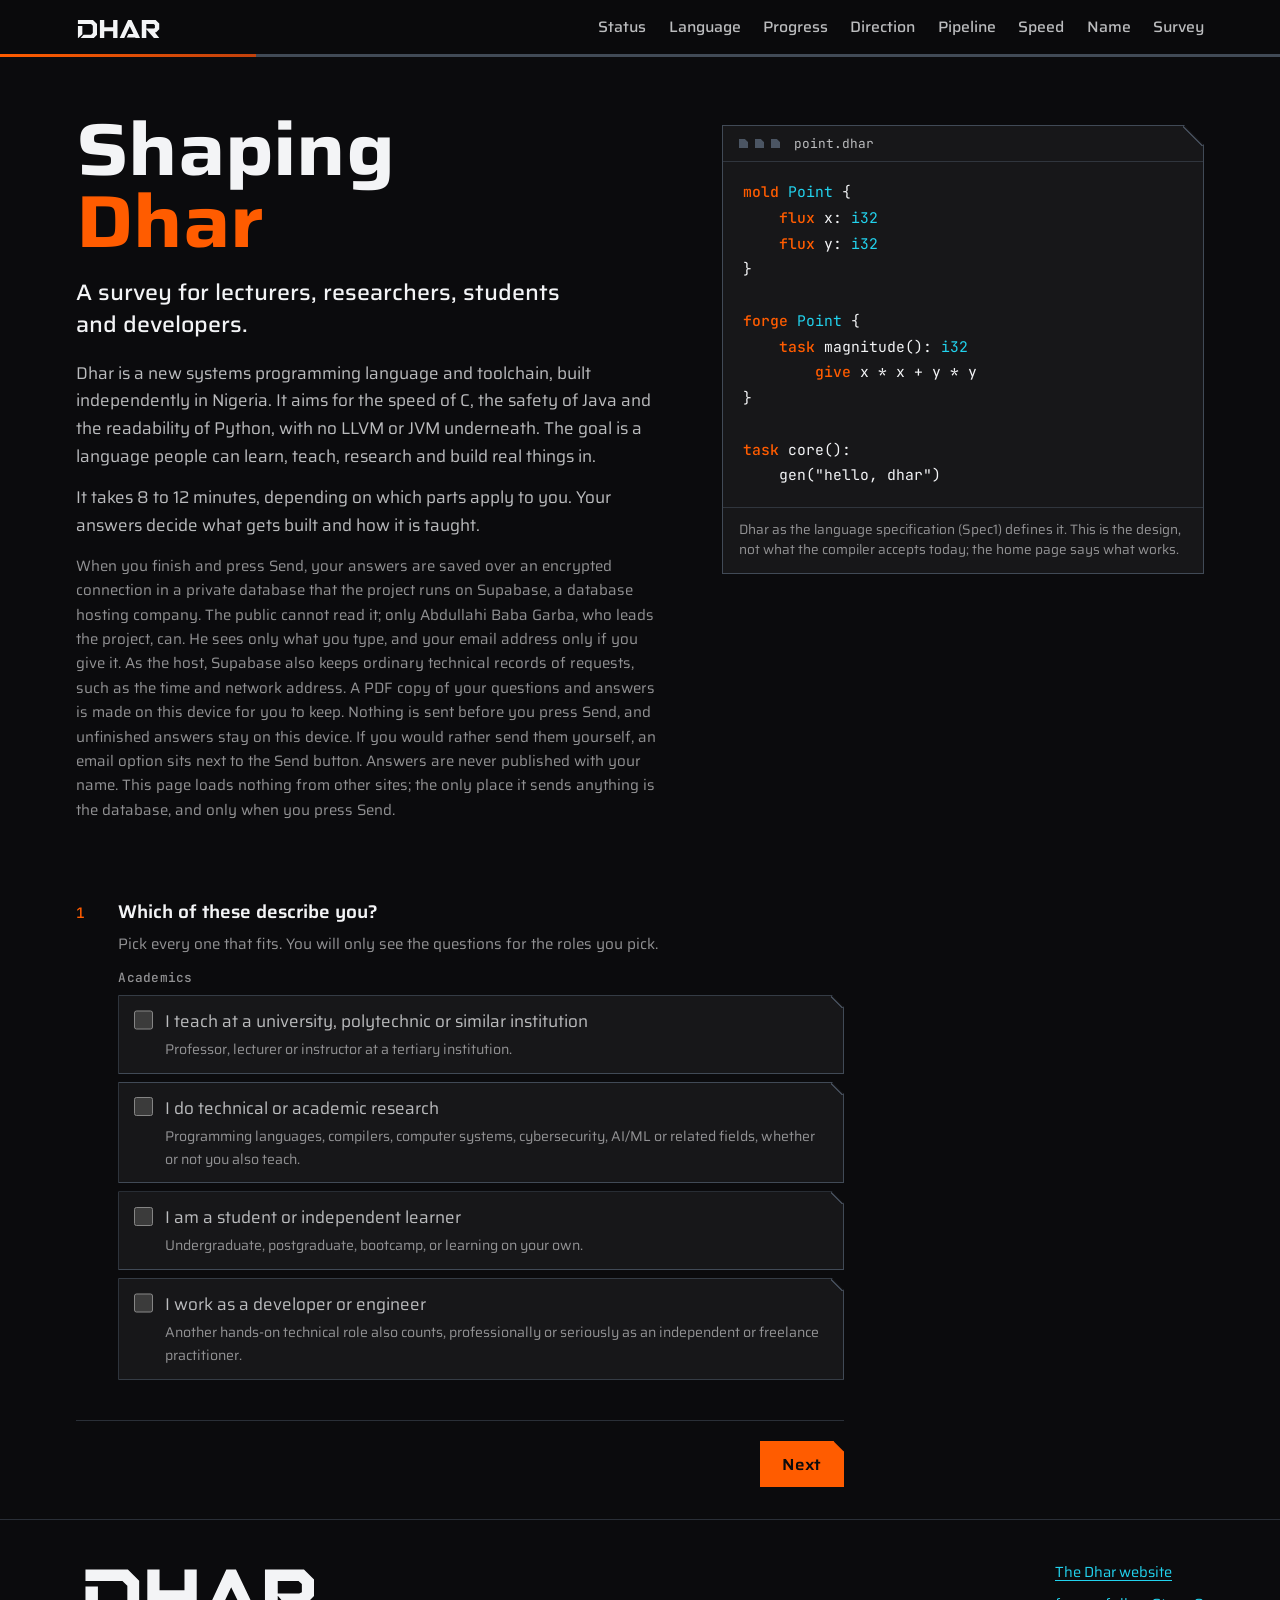
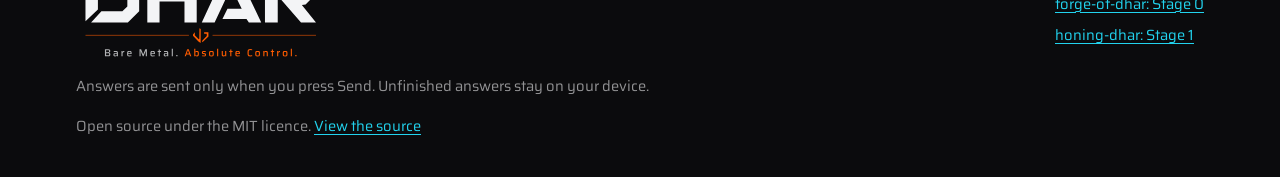
<file: public/survey/index.html>
<!doctype html>
<!--
  The Shaping Dhar survey: a page of the Dhar website, in the website's own template.

  Files:    ../assets/site.css      the site's stylesheet (palette, fonts, header, buttons, footer)
            assets/survey.css       only what the survey adds on top of it
            assets/config.js        settings (recipient, delivery mode); assets/questions.js the questions
            assets/survey.js        the page's logic; assets/pdf.js + pdf-fonts.js make the PDF copy
            ../assets/dhar-db.js    saves a response in the website's database (Supabase)
  The block between the "sprite" markers is generated: run  python3 tools/sync_sprite.py
  Read docs/BRAND.md before changing colours, fonts or the logo.
-->
<html lang="en">
<head>
<meta charset="utf-8">
<meta name="viewport" content="width=device-width, initial-scale=1, viewport-fit=cover">
<title>Shaping Dhar: the survey</title>
<meta name="description" content="A survey for lecturers, researchers, students and developers about Dhar, a systems programming language built from scratch in Nigeria. It takes 8 to 12 minutes.">
<meta name="theme-color" content="#0B0B0D">
<meta name="color-scheme" content="dark">
<link rel="icon" href="../assets/logo/icon.svg" type="image/svg+xml">
<link rel="icon" href="../assets/favicon.ico" sizes="48x48">
<link rel="apple-touch-icon" href="../assets/apple-touch-icon.png">
<link rel="manifest" href="../site.webmanifest">
<meta property="og:title" content="Shaping Dhar: a survey for lecturers, researchers, students and developers">
<meta property="og:description" content="Help decide how a new, independently built African systems language is taught and built. 8 to 12 minutes.">
<!-- site:meta:start -->
<meta property="og:image" content="https://dhar.onrender.com/assets/brand/og-image.jpg">
<meta property="og:url" content="https://dhar.onrender.com/survey/">
<!-- site:meta:end -->
<meta property="og:type" content="website">
<link rel="preload" href="../assets/fonts/saira-latin-wdth-normal.woff2" as="font" type="font/woff2" crossorigin>
<link rel="stylesheet" href="../assets/site.css">
<link rel="stylesheet" href="assets/survey.css">
</head>
<body class="sv-page" data-step="start">

<!-- sprite:start -->
<svg xmlns="http://www.w3.org/2000/svg" width="0" height="0" style="position:absolute" aria-hidden="true" focusable="false"><symbol id="dhar-logo" viewBox="-14 -14 710.2 288"><path d="M123.9 48.3L123.9 109.3L109.2 124L47.2 124L16.6 157L125.4 157L158.9 123.5L158.9 33.5L125.4 0L0 0L0 33.8L109.4 33.8ZM219.2 157L219.2 94.6L293 94.6L293 157L329.2 157L329.2 0L293 0L293 61.8L219.2 61.8L219.2 0L183 0L183 157ZM344.2 157L382.2 157L431.2 53L462.4 116.3L420.2 116.3L405.4 146.5L476.6 146.5L483.6 157L520.2 157L445.4 0L416.9 0ZM569 77.8L637.9 157L682.2 157L640.4 105L651.4 103.5L676.4 78.5L676.4 30L646.6 0L531.2 0L531.2 157L569 157ZM640.4 67.8L632.6 71L569 71L569 33.8L630.6 33.8L640.4 43.2ZM0 50.7L0 153.4L36.8 118.5L36.8 50.7Z" fill-rule="evenodd" style="fill:var(--logo-ink)"/><rect x="0" y="193.7" width="306.1" height="1.6" style="fill:var(--logo-ember)"/><rect x="376" y="193.7" width="306.2" height="1.6" style="fill:var(--logo-ember)"/><path d="M337.2 174.1L336.8 205.8L335.3 206.6L323.5 194.8L323.9 186.1L318.1 192.2L318.1 196.4L334.3 212.9L340.9 217.8L341.1 176.5ZM363.8 186L351.1 186.1L351.2 190L358.9 190.4L359 197L346.1 210.2L345.1 212.5L346.1 215.6L364 198.6Z" style="fill:var(--logo-ember)"/><path d="M57.6 257V236H67.58Q69.66 236 70.91 236.63Q72.16 237.25 72.74 238.43Q73.32 239.6 73.32 241.28Q73.32 242.68 72.94 243.69Q72.56 244.7 71.76 245.32Q70.97 245.95 69.72 246.23V246.35Q71.18 246.62 72.02 247.29Q72.86 247.97 73.2 249Q73.53 250.04 73.53 251.44Q73.53 252.64 73.26 253.66Q72.98 254.68 72.33 255.41Q71.67 256.15 70.51 256.57Q69.35 257 67.55 257ZM61.05 254.1H66.51Q67.92 254.1 68.68 253.81Q69.44 253.52 69.76 252.83Q70.08 252.15 70.08 250.99Q70.08 249.8 69.75 249.11Q69.41 248.42 68.63 248.13Q67.86 247.84 66.51 247.84H61.05ZM61.05 244.91H66.39Q67.64 244.91 68.39 244.61Q69.14 244.3 69.5 243.65Q69.87 242.99 69.87 241.95Q69.87 240.79 69.57 240.14Q69.26 239.48 68.53 239.2Q67.79 238.93 66.39 238.93H61.05Z M87.56 257.24Q85.97 257.24 84.89 256.82Q83.8 256.39 83.25 255.4Q82.71 254.41 82.71 252.7Q82.71 250.9 83.13 249.84Q83.56 248.79 84.6 248.33Q85.64 247.87 87.53 247.87Q87.83 247.87 88.43 247.89Q89.02 247.9 89.8 247.92Q90.58 247.93 91.36 247.95Q92.14 247.97 92.78 248V247.26Q92.78 246.07 92.63 245.4Q92.47 244.73 92 244.41Q91.53 244.09 90.64 244Q89.76 243.91 88.35 243.91Q87.68 243.91 86.78 243.95Q85.88 244 85.03 244.06Q84.17 244.12 83.71 244.21V241.65Q84.96 241.4 86.46 241.3Q87.96 241.19 89.45 241.19Q91.19 241.19 92.37 241.4Q93.54 241.62 94.27 242.07Q95.01 242.53 95.37 243.26Q95.74 244 95.89 245.02Q96.04 246.04 96.04 247.35V257H93.05L92.93 254.99H92.75Q92.23 255.96 91.36 256.47Q90.49 256.97 89.48 257.11Q88.47 257.24 87.56 257.24ZM88.99 254.62Q89.76 254.62 90.38 254.51Q91.01 254.41 91.48 254.15Q91.95 253.89 92.23 253.43Q92.5 252.91 92.64 252.24Q92.78 251.57 92.78 250.65V250.1H88.32Q87.31 250.1 86.78 250.25Q86.25 250.41 86.06 250.9Q85.88 251.38 85.88 252.39Q85.88 253.34 86.09 253.81Q86.31 254.28 86.99 254.45Q87.68 254.62 88.99 254.62Z M106.53 257V241.43H109.49L109.61 244.24H109.86Q110.25 243.02 110.95 242.35Q111.66 241.68 112.66 241.43Q113.67 241.19 114.95 241.19V244.36Q112.88 244.36 111.76 244.97Q110.65 245.58 110.21 246.91Q109.76 248.24 109.76 250.38V257Z M130.41 257.24Q128.43 257.24 127.12 256.98Q125.8 256.73 125.01 256.13Q124.22 255.53 123.82 254.6Q123.42 253.67 123.3 252.35Q123.18 251.02 123.18 249.25Q123.18 247.14 123.39 245.61Q123.61 244.09 124.28 243.1Q124.95 242.1 126.37 241.65Q127.79 241.19 130.17 241.19Q132.03 241.19 133.22 241.48Q134.41 241.77 135.1 242.38Q135.79 242.99 136.11 243.95Q136.43 244.91 136.52 246.24Q136.61 247.57 136.61 249.25V250.28H126.45Q126.45 251.66 126.57 252.5Q126.69 253.34 127.13 253.78Q127.57 254.22 128.54 254.39Q129.5 254.56 131.15 254.56Q131.85 254.56 132.69 254.53Q133.53 254.5 134.41 254.41Q135.3 254.31 136 254.25V256.79Q135.33 256.91 134.38 257.02Q133.44 257.12 132.4 257.18Q131.36 257.24 130.41 257.24ZM133.5 248.55V247.97Q133.5 246.59 133.33 245.78Q133.16 244.97 132.78 244.56Q132.4 244.15 131.74 244.01Q131.08 243.88 130.11 243.88Q128.89 243.88 128.17 244.04Q127.45 244.21 127.09 244.67Q126.72 245.13 126.58 245.94Q126.45 246.74 126.45 248.06H134.05Z M159.9 257V236H164.6L170.76 251.26H170.92L177.08 236H181.78V257H178.46V241.34H178.33L171.99 257H169.54L163.26 241.34H163.13V257Z M199.29 257.24Q197.3 257.24 195.99 256.98Q194.68 256.73 193.89 256.13Q193.09 255.53 192.7 254.6Q192.3 253.67 192.18 252.35Q192.05 251.02 192.05 249.25Q192.05 247.14 192.27 245.61Q192.48 244.09 193.15 243.1Q193.83 242.1 195.24 241.65Q196.66 241.19 199.04 241.19Q200.91 241.19 202.1 241.48Q203.29 241.77 203.97 242.38Q204.66 242.99 204.98 243.95Q205.3 244.91 205.39 246.24Q205.49 247.57 205.49 249.25V250.28H195.32Q195.32 251.66 195.44 252.5Q195.57 253.34 196.01 253.78Q196.45 254.22 197.41 254.39Q198.37 254.56 200.02 254.56Q200.72 254.56 201.56 254.53Q202.4 254.5 203.29 254.41Q204.17 254.31 204.87 254.25V256.79Q204.2 256.91 203.26 257.02Q202.31 257.12 201.27 257.18Q200.24 257.24 199.29 257.24ZM202.37 248.55V247.97Q202.37 246.59 202.2 245.78Q202.04 244.97 201.65 244.56Q201.27 244.15 200.62 244.01Q199.96 243.88 198.98 243.88Q197.76 243.88 197.05 244.04Q196.33 244.21 195.96 244.67Q195.6 245.13 195.46 245.94Q195.32 246.74 195.32 248.06H202.92Z M216.76 257V244.15H213.65V241.43H216.76V236.92H220V241.43H223.63V244.15H220V257Z M236.41 257.24Q234.82 257.24 233.73 256.82Q232.65 256.39 232.1 255.4Q231.55 254.41 231.55 252.7Q231.55 250.9 231.98 249.84Q232.41 248.79 233.44 248.33Q234.48 247.87 236.37 247.87Q236.68 247.87 237.28 247.89Q237.87 247.9 238.65 247.92Q239.43 247.93 240.21 247.95Q240.98 247.97 241.62 248V247.26Q241.62 246.07 241.47 245.4Q241.32 244.73 240.85 244.41Q240.37 244.09 239.49 244Q238.6 243.91 237.2 243.91Q236.53 243.91 235.63 243.95Q234.73 244 233.87 244.06Q233.02 244.12 232.56 244.21V241.65Q233.81 241.4 235.31 241.3Q236.8 241.19 238.3 241.19Q240.04 241.19 241.21 241.4Q242.39 241.62 243.12 242.07Q243.85 242.53 244.22 243.26Q244.59 244 244.74 245.02Q244.89 246.04 244.89 247.35V257H241.9L241.78 254.99H241.59Q241.08 255.96 240.21 256.47Q239.34 256.97 238.33 257.11Q237.32 257.24 236.41 257.24ZM237.84 254.62Q238.6 254.62 239.23 254.51Q239.85 254.41 240.33 254.15Q240.8 253.89 241.08 253.43Q241.35 252.91 241.49 252.24Q241.62 251.57 241.62 250.65V250.1H237.17Q236.16 250.1 235.63 250.25Q235.09 250.41 234.91 250.9Q234.73 251.38 234.73 252.39Q234.73 253.34 234.94 253.81Q235.15 254.28 235.84 254.45Q236.53 254.62 237.84 254.62Z M255.38 257V234.32H258.61V257Z M268.64 257V253.49H272.3V257Z" style="fill:var(--logo-tag);fill-opacity:var(--logo-tag-opacity,1)"/><path d="M293.61 257 301.11 236H305.63L313.14 257H309.57L307.74 251.81H298.89L297.09 257ZM299.86 248.88H306.73L303.37 239.33H303.22Z M330.04 257.24Q329.06 257.24 328.13 257.08Q327.2 256.91 326.43 256.42Q325.67 255.93 325.18 254.95H324.97L324.88 257H321.89V234.32H325.12V243.26H325.3Q325.76 242.44 326.48 242Q327.2 241.56 328.11 241.37Q329.03 241.19 330.13 241.19Q331.68 241.19 332.72 241.59Q333.76 241.98 334.38 242.88Q335.01 243.78 335.3 245.32Q335.59 246.87 335.59 249.22Q335.59 251.57 335.29 253.11Q334.98 254.65 334.34 255.55Q333.7 256.45 332.65 256.85Q331.59 257.24 330.04 257.24ZM328.69 254.38Q329.91 254.38 330.63 254.21Q331.35 254.04 331.71 253.52Q332.08 253 332.2 251.98Q332.32 250.96 332.32 249.22Q332.32 247.48 332.2 246.45Q332.08 245.43 331.71 244.93Q331.35 244.42 330.63 244.26Q329.91 244.09 328.69 244.09Q327.5 244.09 326.78 244.36Q326.07 244.64 325.73 245.28Q325.33 245.95 325.23 246.91Q325.12 247.87 325.12 249.22Q325.12 250.53 325.23 251.52Q325.33 252.51 325.7 253.15Q326.07 253.8 326.78 254.09Q327.5 254.38 328.69 254.38Z M350.9 257.24Q349.98 257.24 348.93 257.18Q347.88 257.12 346.87 257.03Q345.86 256.94 345.07 256.82V254.25Q345.59 254.28 346.24 254.34Q346.9 254.41 347.63 254.44Q348.36 254.47 349.07 254.5Q349.77 254.53 350.44 254.53Q351.91 254.53 352.56 254.34Q353.22 254.16 353.42 253.72Q353.61 253.28 353.61 252.57Q353.61 251.78 353.48 251.41Q353.34 251.05 352.97 250.93Q352.61 250.8 351.84 250.71L348.06 250.25Q346.59 250.1 345.85 249.57Q345.1 249.03 344.84 248.1Q344.58 247.17 344.58 245.83Q344.58 244.27 345.02 243.34Q345.46 242.41 346.27 241.95Q347.08 241.49 348.24 241.34Q349.4 241.19 350.78 241.19Q351.63 241.19 352.56 241.25Q353.49 241.31 354.36 241.42Q355.23 241.52 355.87 241.65V244.21Q355.14 244.12 354.29 244.06Q353.43 244 352.59 243.95Q351.75 243.91 350.99 243.91Q349.86 243.91 349.13 244.01Q348.4 244.12 348.04 244.5Q347.69 244.88 347.69 245.8Q347.69 246.5 347.8 246.85Q347.91 247.2 348.26 247.34Q348.61 247.48 349.34 247.57L353.43 248.06Q354.59 248.18 355.31 248.53Q356.03 248.88 356.38 249.78Q356.73 250.68 356.73 252.51Q356.73 254.04 356.35 254.97Q355.96 255.9 355.2 256.4Q354.44 256.91 353.36 257.08Q352.27 257.24 350.9 257.24Z M372.68 257.24Q370.72 257.24 369.43 257Q368.13 256.76 367.38 256.22Q366.63 255.69 366.28 254.77Q365.93 253.86 365.82 252.48Q365.72 251.11 365.72 249.19Q365.72 247.29 365.82 245.92Q365.93 244.55 366.28 243.63Q366.63 242.72 367.38 242.18Q368.13 241.65 369.43 241.42Q370.72 241.19 372.68 241.19Q374.66 241.19 375.96 241.42Q377.25 241.65 378 242.18Q378.75 242.72 379.1 243.63Q379.45 244.55 379.56 245.92Q379.67 247.29 379.67 249.19Q379.67 251.11 379.56 252.48Q379.45 253.86 379.1 254.77Q378.75 255.69 378 256.22Q377.25 256.76 375.96 257Q374.66 257.24 372.68 257.24ZM372.68 254.53Q374.08 254.53 374.84 254.34Q375.61 254.16 375.93 253.61Q376.25 253.06 376.32 251.99Q376.4 250.93 376.4 249.19Q376.4 247.45 376.32 246.39Q376.25 245.34 375.93 244.79Q375.61 244.24 374.84 244.07Q374.08 243.91 372.68 243.91Q371.3 243.91 370.54 244.07Q369.78 244.24 369.46 244.79Q369.14 245.34 369.06 246.39Q368.98 247.45 368.98 249.19Q368.98 250.93 369.06 251.99Q369.14 253.06 369.46 253.61Q369.78 254.16 370.54 254.34Q371.3 254.53 372.68 254.53Z M389.54 257V234.32H392.78V257Z M408.36 257.24Q406.74 257.24 405.72 256.86Q404.7 256.48 404.16 255.72Q403.63 254.95 403.44 253.83Q403.26 252.7 403.26 251.17V241.43H406.5V249.89Q406.5 251.41 406.6 252.31Q406.71 253.22 407.05 253.66Q407.38 254.1 408.04 254.22Q408.69 254.34 409.79 254.34Q411.01 254.34 411.75 254.04Q412.48 253.73 412.83 253.12Q413.18 252.51 413.27 251.6Q413.36 250.68 413.36 249.46V241.43H416.63V257H413.64L413.52 254.92H413.3Q412.97 255.66 412.34 256.18Q411.72 256.69 410.74 256.97Q409.76 257.24 408.36 257.24Z M428.52 257V244.15H425.41V241.43H428.52V236.92H431.75V241.43H435.39V244.15H431.75V257Z M450.82 257.24Q448.83 257.24 447.52 256.98Q446.21 256.73 445.41 256.13Q444.62 255.53 444.22 254.6Q443.83 253.67 443.7 252.35Q443.58 251.02 443.58 249.25Q443.58 247.14 443.8 245.61Q444.01 244.09 444.68 243.1Q445.35 242.1 446.77 241.65Q448.19 241.19 450.57 241.19Q452.43 241.19 453.62 241.48Q454.81 241.77 455.5 242.38Q456.19 242.99 456.51 243.95Q456.83 244.91 456.92 246.24Q457.01 247.57 457.01 249.25V250.28H446.85Q446.85 251.66 446.97 252.5Q447.09 253.34 447.53 253.78Q447.98 254.22 448.94 254.39Q449.9 254.56 451.55 254.56Q452.25 254.56 453.09 254.53Q453.93 254.5 454.81 254.41Q455.7 254.31 456.4 254.25V256.79Q455.73 256.91 454.78 257.02Q453.84 257.12 452.8 257.18Q451.76 257.24 450.82 257.24ZM453.9 248.55V247.97Q453.9 246.59 453.73 245.78Q453.56 244.97 453.18 244.56Q452.8 244.15 452.14 244.01Q451.49 243.88 450.51 243.88Q449.29 243.88 448.57 244.04Q447.86 244.21 447.49 244.67Q447.12 245.13 446.99 245.94Q446.85 246.74 446.85 248.06H454.45Z M488.21 257.24Q485.95 257.24 484.42 256.95Q482.9 256.66 481.93 255.96Q480.97 255.26 480.47 254.05Q479.97 252.85 479.78 250.99Q479.6 249.12 479.6 246.5Q479.6 243.88 479.78 242.01Q479.97 240.15 480.47 238.95Q480.97 237.74 481.93 237.04Q482.9 236.34 484.42 236.05Q485.95 235.76 488.21 235.76Q489.09 235.76 490.02 235.82Q490.95 235.88 491.81 235.98Q492.66 236.09 493.27 236.24V238.99Q492.51 238.9 491.76 238.82Q491.01 238.75 490.31 238.72Q489.61 238.69 489.09 238.69Q487.41 238.69 486.31 238.81Q485.22 238.93 484.56 239.36Q483.9 239.78 483.58 240.62Q483.26 241.46 483.16 242.9Q483.05 244.33 483.05 246.5Q483.05 248.64 483.16 250.09Q483.26 251.54 483.58 252.38Q483.9 253.22 484.56 253.64Q485.22 254.07 486.31 254.19Q487.41 254.31 489.09 254.31Q490.1 254.31 491.3 254.22Q492.51 254.13 493.4 254.01V256.82Q492.72 256.94 491.82 257.03Q490.92 257.12 489.99 257.18Q489.06 257.24 488.21 257.24Z M509.41 257.24Q507.45 257.24 506.15 257Q504.86 256.76 504.11 256.22Q503.36 255.69 503.01 254.77Q502.66 253.86 502.55 252.48Q502.45 251.11 502.45 249.19Q502.45 247.29 502.55 245.92Q502.66 244.55 503.01 243.63Q503.36 242.72 504.11 242.18Q504.86 241.65 506.15 241.42Q507.45 241.19 509.41 241.19Q511.39 241.19 512.69 241.42Q513.98 241.65 514.73 242.18Q515.48 242.72 515.83 243.63Q516.18 244.55 516.29 245.92Q516.4 247.29 516.4 249.19Q516.4 251.11 516.29 252.48Q516.18 253.86 515.83 254.77Q515.48 255.69 514.73 256.22Q513.98 256.76 512.69 257Q511.39 257.24 509.41 257.24ZM509.41 254.53Q510.81 254.53 511.57 254.34Q512.34 254.16 512.66 253.61Q512.98 253.06 513.05 251.99Q513.13 250.93 513.13 249.19Q513.13 247.45 513.05 246.39Q512.98 245.34 512.66 244.79Q512.34 244.24 511.57 244.07Q510.81 243.91 509.41 243.91Q508.03 243.91 507.27 244.07Q506.51 244.24 506.19 244.79Q505.86 245.34 505.79 246.39Q505.71 247.45 505.71 249.19Q505.71 250.93 505.79 251.99Q505.86 253.06 506.19 253.61Q506.51 254.16 507.27 254.34Q508.03 254.53 509.41 254.53Z M526.27 257V241.43H529.26L529.35 243.51H529.6Q529.96 242.75 530.57 242.24Q531.18 241.74 532.16 241.46Q533.14 241.19 534.54 241.19Q536.19 241.19 537.2 241.57Q538.2 241.95 538.72 242.72Q539.24 243.48 539.44 244.61Q539.64 245.74 539.64 247.26V257H536.37V248.55Q536.37 247.02 536.27 246.12Q536.16 245.22 535.82 244.78Q535.49 244.33 534.83 244.21Q534.17 244.09 533.08 244.09Q531.86 244.09 531.14 244.39Q530.42 244.7 530.07 245.31Q529.72 245.92 529.61 246.84Q529.5 247.75 529.5 248.97V257Z M551.53 257V244.15H548.41V241.43H551.53V236.92H554.76V241.43H558.4V244.15H554.76V257Z M567.2 257V241.43H570.16L570.28 244.24H570.53Q570.92 243.02 571.63 242.35Q572.33 241.68 573.34 241.43Q574.34 241.19 575.63 241.19V244.36Q573.55 244.36 572.44 244.97Q571.32 245.58 570.88 246.91Q570.44 248.24 570.44 250.38V257Z M590.81 257.24Q588.86 257.24 587.56 257Q586.26 256.76 585.51 256.22Q584.77 255.69 584.42 254.77Q584.07 253.86 583.96 252.48Q583.85 251.11 583.85 249.19Q583.85 247.29 583.96 245.92Q584.07 244.55 584.42 243.63Q584.77 242.72 585.51 242.18Q586.26 241.65 587.56 241.42Q588.86 241.19 590.81 241.19Q592.79 241.19 594.09 241.42Q595.39 241.65 596.14 242.18Q596.88 242.72 597.24 243.63Q597.59 244.55 597.69 245.92Q597.8 247.29 597.8 249.19Q597.8 251.11 597.69 252.48Q597.59 253.86 597.24 254.77Q596.88 255.69 596.14 256.22Q595.39 256.76 594.09 257Q592.79 257.24 590.81 257.24ZM590.81 254.53Q592.21 254.53 592.98 254.34Q593.74 254.16 594.06 253.61Q594.38 253.06 594.46 251.99Q594.53 250.93 594.53 249.19Q594.53 247.45 594.46 246.39Q594.38 245.34 594.06 244.79Q593.74 244.24 592.98 244.07Q592.21 243.91 590.81 243.91Q589.44 243.91 588.67 244.07Q587.91 244.24 587.59 244.79Q587.27 245.34 587.19 246.39Q587.12 247.45 587.12 249.19Q587.12 250.93 587.19 251.99Q587.27 253.06 587.59 253.61Q587.91 254.16 588.67 254.34Q589.44 254.53 590.81 254.53Z M607.67 257V234.32H610.91V257Z M620.94 257V253.49H624.6V257Z" style="fill:var(--logo-ember)"/></symbol><symbol id="dhar-lockup-word" viewBox="-14 -14 710.2 288"><path d="M123.9 48.3L123.9 109.3L109.2 124L47.2 124L16.6 157L125.4 157L158.9 123.5L158.9 33.5L125.4 0L0 0L0 33.8L109.4 33.8ZM219.2 157L219.2 94.6L293 94.6L293 157L329.2 157L329.2 0L293 0L293 61.8L219.2 61.8L219.2 0L183 0L183 157ZM344.2 157L382.2 157L431.2 53L462.4 116.3L420.2 116.3L405.4 146.5L476.6 146.5L483.6 157L520.2 157L445.4 0L416.9 0ZM569 77.8L637.9 157L682.2 157L640.4 105L651.4 103.5L676.4 78.5L676.4 30L646.6 0L531.2 0L531.2 157L569 157ZM640.4 67.8L632.6 71L569 71L569 33.8L630.6 33.8L640.4 43.2ZM0 50.7L0 153.4L36.8 118.5L36.8 50.7Z" fill-rule="evenodd" style="fill:var(--logo-ink)"/></symbol><symbol id="dhar-lockup-rest" viewBox="-14 -14 710.2 288"><rect x="0" y="193.7" width="306.1" height="1.6" style="fill:var(--logo-ember)"/><rect x="376" y="193.7" width="306.2" height="1.6" style="fill:var(--logo-ember)"/><path d="M337.2 174.1L336.8 205.8L335.3 206.6L323.5 194.8L323.9 186.1L318.1 192.2L318.1 196.4L334.3 212.9L340.9 217.8L341.1 176.5ZM363.8 186L351.1 186.1L351.2 190L358.9 190.4L359 197L346.1 210.2L345.1 212.5L346.1 215.6L364 198.6Z" style="fill:var(--logo-ember)"/><path d="M57.6 257V236H67.58Q69.66 236 70.91 236.63Q72.16 237.25 72.74 238.43Q73.32 239.6 73.32 241.28Q73.32 242.68 72.94 243.69Q72.56 244.7 71.76 245.32Q70.97 245.95 69.72 246.23V246.35Q71.18 246.62 72.02 247.29Q72.86 247.97 73.2 249Q73.53 250.04 73.53 251.44Q73.53 252.64 73.26 253.66Q72.98 254.68 72.33 255.41Q71.67 256.15 70.51 256.57Q69.35 257 67.55 257ZM61.05 254.1H66.51Q67.92 254.1 68.68 253.81Q69.44 253.52 69.76 252.83Q70.08 252.15 70.08 250.99Q70.08 249.8 69.75 249.11Q69.41 248.42 68.63 248.13Q67.86 247.84 66.51 247.84H61.05ZM61.05 244.91H66.39Q67.64 244.91 68.39 244.61Q69.14 244.3 69.5 243.65Q69.87 242.99 69.87 241.95Q69.87 240.79 69.57 240.14Q69.26 239.48 68.53 239.2Q67.79 238.93 66.39 238.93H61.05Z M87.56 257.24Q85.97 257.24 84.89 256.82Q83.8 256.39 83.25 255.4Q82.71 254.41 82.71 252.7Q82.71 250.9 83.13 249.84Q83.56 248.79 84.6 248.33Q85.64 247.87 87.53 247.87Q87.83 247.87 88.43 247.89Q89.02 247.9 89.8 247.92Q90.58 247.93 91.36 247.95Q92.14 247.97 92.78 248V247.26Q92.78 246.07 92.63 245.4Q92.47 244.73 92 244.41Q91.53 244.09 90.64 244Q89.76 243.91 88.35 243.91Q87.68 243.91 86.78 243.95Q85.88 244 85.03 244.06Q84.17 244.12 83.71 244.21V241.65Q84.96 241.4 86.46 241.3Q87.96 241.19 89.45 241.19Q91.19 241.19 92.37 241.4Q93.54 241.62 94.27 242.07Q95.01 242.53 95.37 243.26Q95.74 244 95.89 245.02Q96.04 246.04 96.04 247.35V257H93.05L92.93 254.99H92.75Q92.23 255.96 91.36 256.47Q90.49 256.97 89.48 257.11Q88.47 257.24 87.56 257.24ZM88.99 254.62Q89.76 254.62 90.38 254.51Q91.01 254.41 91.48 254.15Q91.95 253.89 92.23 253.43Q92.5 252.91 92.64 252.24Q92.78 251.57 92.78 250.65V250.1H88.32Q87.31 250.1 86.78 250.25Q86.25 250.41 86.06 250.9Q85.88 251.38 85.88 252.39Q85.88 253.34 86.09 253.81Q86.31 254.28 86.99 254.45Q87.68 254.62 88.99 254.62Z M106.53 257V241.43H109.49L109.61 244.24H109.86Q110.25 243.02 110.95 242.35Q111.66 241.68 112.66 241.43Q113.67 241.19 114.95 241.19V244.36Q112.88 244.36 111.76 244.97Q110.65 245.58 110.21 246.91Q109.76 248.24 109.76 250.38V257Z M130.41 257.24Q128.43 257.24 127.12 256.98Q125.8 256.73 125.01 256.13Q124.22 255.53 123.82 254.6Q123.42 253.67 123.3 252.35Q123.18 251.02 123.18 249.25Q123.18 247.14 123.39 245.61Q123.61 244.09 124.28 243.1Q124.95 242.1 126.37 241.65Q127.79 241.19 130.17 241.19Q132.03 241.19 133.22 241.48Q134.41 241.77 135.1 242.38Q135.79 242.99 136.11 243.95Q136.43 244.91 136.52 246.24Q136.61 247.57 136.61 249.25V250.28H126.45Q126.45 251.66 126.57 252.5Q126.69 253.34 127.13 253.78Q127.57 254.22 128.54 254.39Q129.5 254.56 131.15 254.56Q131.85 254.56 132.69 254.53Q133.53 254.5 134.41 254.41Q135.3 254.31 136 254.25V256.79Q135.33 256.91 134.38 257.02Q133.44 257.12 132.4 257.18Q131.36 257.24 130.41 257.24ZM133.5 248.55V247.97Q133.5 246.59 133.33 245.78Q133.16 244.97 132.78 244.56Q132.4 244.15 131.74 244.01Q131.08 243.88 130.11 243.88Q128.89 243.88 128.17 244.04Q127.45 244.21 127.09 244.67Q126.72 245.13 126.58 245.94Q126.45 246.74 126.45 248.06H134.05Z M159.9 257V236H164.6L170.76 251.26H170.92L177.08 236H181.78V257H178.46V241.34H178.33L171.99 257H169.54L163.26 241.34H163.13V257Z M199.29 257.24Q197.3 257.24 195.99 256.98Q194.68 256.73 193.89 256.13Q193.09 255.53 192.7 254.6Q192.3 253.67 192.18 252.35Q192.05 251.02 192.05 249.25Q192.05 247.14 192.27 245.61Q192.48 244.09 193.15 243.1Q193.83 242.1 195.24 241.65Q196.66 241.19 199.04 241.19Q200.91 241.19 202.1 241.48Q203.29 241.77 203.97 242.38Q204.66 242.99 204.98 243.95Q205.3 244.91 205.39 246.24Q205.49 247.57 205.49 249.25V250.28H195.32Q195.32 251.66 195.44 252.5Q195.57 253.34 196.01 253.78Q196.45 254.22 197.41 254.39Q198.37 254.56 200.02 254.56Q200.72 254.56 201.56 254.53Q202.4 254.5 203.29 254.41Q204.17 254.31 204.87 254.25V256.79Q204.2 256.91 203.26 257.02Q202.31 257.12 201.27 257.18Q200.24 257.24 199.29 257.24ZM202.37 248.55V247.97Q202.37 246.59 202.2 245.78Q202.04 244.97 201.65 244.56Q201.27 244.15 200.62 244.01Q199.96 243.88 198.98 243.88Q197.76 243.88 197.05 244.04Q196.33 244.21 195.96 244.67Q195.6 245.13 195.46 245.94Q195.32 246.74 195.32 248.06H202.92Z M216.76 257V244.15H213.65V241.43H216.76V236.92H220V241.43H223.63V244.15H220V257Z M236.41 257.24Q234.82 257.24 233.73 256.82Q232.65 256.39 232.1 255.4Q231.55 254.41 231.55 252.7Q231.55 250.9 231.98 249.84Q232.41 248.79 233.44 248.33Q234.48 247.87 236.37 247.87Q236.68 247.87 237.28 247.89Q237.87 247.9 238.65 247.92Q239.43 247.93 240.21 247.95Q240.98 247.97 241.62 248V247.26Q241.62 246.07 241.47 245.4Q241.32 244.73 240.85 244.41Q240.37 244.09 239.49 244Q238.6 243.91 237.2 243.91Q236.53 243.91 235.63 243.95Q234.73 244 233.87 244.06Q233.02 244.12 232.56 244.21V241.65Q233.81 241.4 235.31 241.3Q236.8 241.19 238.3 241.19Q240.04 241.19 241.21 241.4Q242.39 241.62 243.12 242.07Q243.85 242.53 244.22 243.26Q244.59 244 244.74 245.02Q244.89 246.04 244.89 247.35V257H241.9L241.78 254.99H241.59Q241.08 255.96 240.21 256.47Q239.34 256.97 238.33 257.11Q237.32 257.24 236.41 257.24ZM237.84 254.62Q238.6 254.62 239.23 254.51Q239.85 254.41 240.33 254.15Q240.8 253.89 241.08 253.43Q241.35 252.91 241.49 252.24Q241.62 251.57 241.62 250.65V250.1H237.17Q236.16 250.1 235.63 250.25Q235.09 250.41 234.91 250.9Q234.73 251.38 234.73 252.39Q234.73 253.34 234.94 253.81Q235.15 254.28 235.84 254.45Q236.53 254.62 237.84 254.62Z M255.38 257V234.32H258.61V257Z M268.64 257V253.49H272.3V257Z" style="fill:var(--logo-tag);fill-opacity:var(--logo-tag-opacity,1)"/><path d="M293.61 257 301.11 236H305.63L313.14 257H309.57L307.74 251.81H298.89L297.09 257ZM299.86 248.88H306.73L303.37 239.33H303.22Z M330.04 257.24Q329.06 257.24 328.13 257.08Q327.2 256.91 326.43 256.42Q325.67 255.93 325.18 254.95H324.97L324.88 257H321.89V234.32H325.12V243.26H325.3Q325.76 242.44 326.48 242Q327.2 241.56 328.11 241.37Q329.03 241.19 330.13 241.19Q331.68 241.19 332.72 241.59Q333.76 241.98 334.38 242.88Q335.01 243.78 335.3 245.32Q335.59 246.87 335.59 249.22Q335.59 251.57 335.29 253.11Q334.98 254.65 334.34 255.55Q333.7 256.45 332.65 256.85Q331.59 257.24 330.04 257.24ZM328.69 254.38Q329.91 254.38 330.63 254.21Q331.35 254.04 331.71 253.52Q332.08 253 332.2 251.98Q332.32 250.96 332.32 249.22Q332.32 247.48 332.2 246.45Q332.08 245.43 331.71 244.93Q331.35 244.42 330.63 244.26Q329.91 244.09 328.69 244.09Q327.5 244.09 326.78 244.36Q326.07 244.64 325.73 245.28Q325.33 245.95 325.23 246.91Q325.12 247.87 325.12 249.22Q325.12 250.53 325.23 251.52Q325.33 252.51 325.7 253.15Q326.07 253.8 326.78 254.09Q327.5 254.38 328.69 254.38Z M350.9 257.24Q349.98 257.24 348.93 257.18Q347.88 257.12 346.87 257.03Q345.86 256.94 345.07 256.82V254.25Q345.59 254.28 346.24 254.34Q346.9 254.41 347.63 254.44Q348.36 254.47 349.07 254.5Q349.77 254.53 350.44 254.53Q351.91 254.53 352.56 254.34Q353.22 254.16 353.42 253.72Q353.61 253.28 353.61 252.57Q353.61 251.78 353.48 251.41Q353.34 251.05 352.97 250.93Q352.61 250.8 351.84 250.71L348.06 250.25Q346.59 250.1 345.85 249.57Q345.1 249.03 344.84 248.1Q344.58 247.17 344.58 245.83Q344.58 244.27 345.02 243.34Q345.46 242.41 346.27 241.95Q347.08 241.49 348.24 241.34Q349.4 241.19 350.78 241.19Q351.63 241.19 352.56 241.25Q353.49 241.31 354.36 241.42Q355.23 241.52 355.87 241.65V244.21Q355.14 244.12 354.29 244.06Q353.43 244 352.59 243.95Q351.75 243.91 350.99 243.91Q349.86 243.91 349.13 244.01Q348.4 244.12 348.04 244.5Q347.69 244.88 347.69 245.8Q347.69 246.5 347.8 246.85Q347.91 247.2 348.26 247.34Q348.61 247.48 349.34 247.57L353.43 248.06Q354.59 248.18 355.31 248.53Q356.03 248.88 356.38 249.78Q356.73 250.68 356.73 252.51Q356.73 254.04 356.35 254.97Q355.96 255.9 355.2 256.4Q354.44 256.91 353.36 257.08Q352.27 257.24 350.9 257.24Z M372.68 257.24Q370.72 257.24 369.43 257Q368.13 256.76 367.38 256.22Q366.63 255.69 366.28 254.77Q365.93 253.86 365.82 252.48Q365.72 251.11 365.72 249.19Q365.72 247.29 365.82 245.92Q365.93 244.55 366.28 243.63Q366.63 242.72 367.38 242.18Q368.13 241.65 369.43 241.42Q370.72 241.19 372.68 241.19Q374.66 241.19 375.96 241.42Q377.25 241.65 378 242.18Q378.75 242.72 379.1 243.63Q379.45 244.55 379.56 245.92Q379.67 247.29 379.67 249.19Q379.67 251.11 379.56 252.48Q379.45 253.86 379.1 254.77Q378.75 255.69 378 256.22Q377.25 256.76 375.96 257Q374.66 257.24 372.68 257.24ZM372.68 254.53Q374.08 254.53 374.84 254.34Q375.61 254.16 375.93 253.61Q376.25 253.06 376.32 251.99Q376.4 250.93 376.4 249.19Q376.4 247.45 376.32 246.39Q376.25 245.34 375.93 244.79Q375.61 244.24 374.84 244.07Q374.08 243.91 372.68 243.91Q371.3 243.91 370.54 244.07Q369.78 244.24 369.46 244.79Q369.14 245.34 369.06 246.39Q368.98 247.45 368.98 249.19Q368.98 250.93 369.06 251.99Q369.14 253.06 369.46 253.61Q369.78 254.16 370.54 254.34Q371.3 254.53 372.68 254.53Z M389.54 257V234.32H392.78V257Z M408.36 257.24Q406.74 257.24 405.72 256.86Q404.7 256.48 404.16 255.72Q403.63 254.95 403.44 253.83Q403.26 252.7 403.26 251.17V241.43H406.5V249.89Q406.5 251.41 406.6 252.31Q406.71 253.22 407.05 253.66Q407.38 254.1 408.04 254.22Q408.69 254.34 409.79 254.34Q411.01 254.34 411.75 254.04Q412.48 253.73 412.83 253.12Q413.18 252.51 413.27 251.6Q413.36 250.68 413.36 249.46V241.43H416.63V257H413.64L413.52 254.92H413.3Q412.97 255.66 412.34 256.18Q411.72 256.69 410.74 256.97Q409.76 257.24 408.36 257.24Z M428.52 257V244.15H425.41V241.43H428.52V236.92H431.75V241.43H435.39V244.15H431.75V257Z M450.82 257.24Q448.83 257.24 447.52 256.98Q446.21 256.73 445.41 256.13Q444.62 255.53 444.22 254.6Q443.83 253.67 443.7 252.35Q443.58 251.02 443.58 249.25Q443.58 247.14 443.8 245.61Q444.01 244.09 444.68 243.1Q445.35 242.1 446.77 241.65Q448.19 241.19 450.57 241.19Q452.43 241.19 453.62 241.48Q454.81 241.77 455.5 242.38Q456.19 242.99 456.51 243.95Q456.83 244.91 456.92 246.24Q457.01 247.57 457.01 249.25V250.28H446.85Q446.85 251.66 446.97 252.5Q447.09 253.34 447.53 253.78Q447.98 254.22 448.94 254.39Q449.9 254.56 451.55 254.56Q452.25 254.56 453.09 254.53Q453.93 254.5 454.81 254.41Q455.7 254.31 456.4 254.25V256.79Q455.73 256.91 454.78 257.02Q453.84 257.12 452.8 257.18Q451.76 257.24 450.82 257.24ZM453.9 248.55V247.97Q453.9 246.59 453.73 245.78Q453.56 244.97 453.18 244.56Q452.8 244.15 452.14 244.01Q451.49 243.88 450.51 243.88Q449.29 243.88 448.57 244.04Q447.86 244.21 447.49 244.67Q447.12 245.13 446.99 245.94Q446.85 246.74 446.85 248.06H454.45Z M488.21 257.24Q485.95 257.24 484.42 256.95Q482.9 256.66 481.93 255.96Q480.97 255.26 480.47 254.05Q479.97 252.85 479.78 250.99Q479.6 249.12 479.6 246.5Q479.6 243.88 479.78 242.01Q479.97 240.15 480.47 238.95Q480.97 237.74 481.93 237.04Q482.9 236.34 484.42 236.05Q485.95 235.76 488.21 235.76Q489.09 235.76 490.02 235.82Q490.95 235.88 491.81 235.98Q492.66 236.09 493.27 236.24V238.99Q492.51 238.9 491.76 238.82Q491.01 238.75 490.31 238.72Q489.61 238.69 489.09 238.69Q487.41 238.69 486.31 238.81Q485.22 238.93 484.56 239.36Q483.9 239.78 483.58 240.62Q483.26 241.46 483.16 242.9Q483.05 244.33 483.05 246.5Q483.05 248.64 483.16 250.09Q483.26 251.54 483.58 252.38Q483.9 253.22 484.56 253.64Q485.22 254.07 486.31 254.19Q487.41 254.31 489.09 254.31Q490.1 254.31 491.3 254.22Q492.51 254.13 493.4 254.01V256.82Q492.72 256.94 491.82 257.03Q490.92 257.12 489.99 257.18Q489.06 257.24 488.21 257.24Z M509.41 257.24Q507.45 257.24 506.15 257Q504.86 256.76 504.11 256.22Q503.36 255.69 503.01 254.77Q502.66 253.86 502.55 252.48Q502.45 251.11 502.45 249.19Q502.45 247.29 502.55 245.92Q502.66 244.55 503.01 243.63Q503.36 242.72 504.11 242.18Q504.86 241.65 506.15 241.42Q507.45 241.19 509.41 241.19Q511.39 241.19 512.69 241.42Q513.98 241.65 514.73 242.18Q515.48 242.72 515.83 243.63Q516.18 244.55 516.29 245.92Q516.4 247.29 516.4 249.19Q516.4 251.11 516.29 252.48Q516.18 253.86 515.83 254.77Q515.48 255.69 514.73 256.22Q513.98 256.76 512.69 257Q511.39 257.24 509.41 257.24ZM509.41 254.53Q510.81 254.53 511.57 254.34Q512.34 254.16 512.66 253.61Q512.98 253.06 513.05 251.99Q513.13 250.93 513.13 249.19Q513.13 247.45 513.05 246.39Q512.98 245.34 512.66 244.79Q512.34 244.24 511.57 244.07Q510.81 243.91 509.41 243.91Q508.03 243.91 507.27 244.07Q506.51 244.24 506.19 244.79Q505.86 245.34 505.79 246.39Q505.71 247.45 505.71 249.19Q505.71 250.93 505.79 251.99Q505.86 253.06 506.19 253.61Q506.51 254.16 507.27 254.34Q508.03 254.53 509.41 254.53Z M526.27 257V241.43H529.26L529.35 243.51H529.6Q529.96 242.75 530.57 242.24Q531.18 241.74 532.16 241.46Q533.14 241.19 534.54 241.19Q536.19 241.19 537.2 241.57Q538.2 241.95 538.72 242.72Q539.24 243.48 539.44 244.61Q539.64 245.74 539.64 247.26V257H536.37V248.55Q536.37 247.02 536.27 246.12Q536.16 245.22 535.82 244.78Q535.49 244.33 534.83 244.21Q534.17 244.09 533.08 244.09Q531.86 244.09 531.14 244.39Q530.42 244.7 530.07 245.31Q529.72 245.92 529.61 246.84Q529.5 247.75 529.5 248.97V257Z M551.53 257V244.15H548.41V241.43H551.53V236.92H554.76V241.43H558.4V244.15H554.76V257Z M567.2 257V241.43H570.16L570.28 244.24H570.53Q570.92 243.02 571.63 242.35Q572.33 241.68 573.34 241.43Q574.34 241.19 575.63 241.19V244.36Q573.55 244.36 572.44 244.97Q571.32 245.58 570.88 246.91Q570.44 248.24 570.44 250.38V257Z M590.81 257.24Q588.86 257.24 587.56 257Q586.26 256.76 585.51 256.22Q584.77 255.69 584.42 254.77Q584.07 253.86 583.96 252.48Q583.85 251.11 583.85 249.19Q583.85 247.29 583.96 245.92Q584.07 244.55 584.42 243.63Q584.77 242.72 585.51 242.18Q586.26 241.65 587.56 241.42Q588.86 241.19 590.81 241.19Q592.79 241.19 594.09 241.42Q595.39 241.65 596.14 242.18Q596.88 242.72 597.24 243.63Q597.59 244.55 597.69 245.92Q597.8 247.29 597.8 249.19Q597.8 251.11 597.69 252.48Q597.59 253.86 597.24 254.77Q596.88 255.69 596.14 256.22Q595.39 256.76 594.09 257Q592.79 257.24 590.81 257.24ZM590.81 254.53Q592.21 254.53 592.98 254.34Q593.74 254.16 594.06 253.61Q594.38 253.06 594.46 251.99Q594.53 250.93 594.53 249.19Q594.53 247.45 594.46 246.39Q594.38 245.34 594.06 244.79Q593.74 244.24 592.98 244.07Q592.21 243.91 590.81 243.91Q589.44 243.91 588.67 244.07Q587.91 244.24 587.59 244.79Q587.27 245.34 587.19 246.39Q587.12 247.45 587.12 249.19Q587.12 250.93 587.19 251.99Q587.27 253.06 587.59 253.61Q587.91 254.16 588.67 254.34Q589.44 254.53 590.81 254.53Z M607.67 257V234.32H610.91V257Z M620.94 257V253.49H624.6V257Z" style="fill:var(--logo-ember)"/></symbol><symbol id="dhar-wordmark" viewBox="-8 -8 698.2 173"><path d="M123.9 48.3L123.9 109.3L109.2 124L47.2 124L16.6 157L125.4 157L158.9 123.5L158.9 33.5L125.4 0L0 0L0 33.8L109.4 33.8ZM219.2 157L219.2 94.6L293 94.6L293 157L329.2 157L329.2 0L293 0L293 61.8L219.2 61.8L219.2 0L183 0L183 157ZM344.2 157L382.2 157L431.2 53L462.4 116.3L420.2 116.3L405.4 146.5L476.6 146.5L483.6 157L520.2 157L445.4 0L416.9 0ZM569 77.8L637.9 157L682.2 157L640.4 105L651.4 103.5L676.4 78.5L676.4 30L646.6 0L531.2 0L531.2 157L569 157ZM640.4 67.8L632.6 71L569 71L569 33.8L630.6 33.8L640.4 43.2ZM0 50.7L0 153.4L36.8 118.5L36.8 50.7Z" fill-rule="evenodd" style="fill:var(--logo-ink)"/></symbol><symbol id="dhar-monogram" viewBox="-8 -8 174.9 173"><path d="M0 33.8L109.4 33.8L123.9 48.3L123.9 109.3L109.2 124L47.2 124L16.6 157L125.4 157L158.9 123.5L158.9 33.5L125.4 0L0 0ZM0 153.4L36.8 118.5L36.8 50.7L0 50.7Z" fill-rule="evenodd" style="fill:var(--logo-ink)"/></symbol><symbol id="dhar-glyph" viewBox="312.1 168.1 57.9 55.7"><path d="M337.2 174.1L336.8 205.8L335.3 206.6L323.5 194.8L323.9 186.1L318.1 192.2L318.1 196.4L334.3 212.9L340.9 217.8L341.1 176.5ZM363.8 186L351.1 186.1L351.2 190L358.9 190.4L359 197L346.1 210.2L345.1 212.5L346.1 215.6L364 198.6Z" style="fill:var(--logo-ember)"/></symbol></svg>
<!-- sprite:end -->

<a class="skip" href="#main">Skip to content</a>

<header class="bar">
  <div class="wrap">
    <a class="brand" href="../" aria-label="Dhar, back to the home page">
      <svg viewBox="-8 -8 698.2 173" aria-hidden="true"><use href="#dhar-wordmark"/></svg>
    </a>
    <nav aria-label="Sections">
      <a href="../#status">Status</a>
      <a href="../#language">Language</a>
      <a href="../#progress">Progress</a>
      <a href="../#direction">Direction</a>
      <a href="../#pipeline">Pipeline</a>
      <a href="../#speed">Speed</a>
      <a href="../#name">Name</a>
      <a href="./" aria-current="page">Survey</a>
    </nav>
  </div>
  <!-- Progress, drawn as a band of molten metal along the bottom edge of the header. survey.js sets --p
       (0 to 1) and aria-valuenow; where it sits in the markup does not matter, it lives in the header
       so it belongs to a landmark. -->
  <div class="temper" id="temper" role="progressbar" aria-label="Survey progress" aria-valuemin="1" aria-valuemax="5" aria-valuenow="1"></div>
</header>

<main id="main">

  <section class="sv-hero">
    <div class="wrap">
      <div class="hero-inner">
        <div class="hero-copy">
          <h1 class="title"><span>Shaping</span> <span class="hot">Dhar</span></h1>
          <p class="lead">A survey for lecturers, researchers, students and developers.</p>
          <div class="intro">
            <p>Dhar is a new systems programming language and toolchain, built independently in Nigeria. It aims for the speed of C, the safety of Java and the readability of Python, with no LLVM or JVM underneath. The goal is a language people can learn, teach, research and build real things in.</p>
            <p>It takes 8 to 12 minutes, depending on which parts apply to you. Your answers decide what gets built and how it is taught.</p>
            <p class="privacy" id="privacy">Your answers are emailed to Abdullahi Baba Garba, who leads the project. They are sent from your own email app, so he will see the address you send from, and nothing leaves your device until you press Send there. A PDF copy of your questions and answers is made and saved on your device, and you can attach it to the email. Answers are never published with your name. This page collects nothing itself and loads nothing from other sites.</p>
          </div>
          <p class="notice" id="restored" role="status" hidden>Welcome back. Your unfinished answers were restored on this device. <button type="button" class="link" id="restart">Start over</button></p>
        </div>

        <figure class="win cut code">
          <div class="win-bar"><span class="dots" aria-hidden="true"><i></i><i></i><i></i></span><span class="fname">point.dhar</span></div>
          <pre><code><span class="k">mold</span> <span class="t">Point</span> {
    <span class="k">flux</span> x: <span class="t">i32</span>
    <span class="k">flux</span> y: <span class="t">i32</span>
}

<span class="k">forge</span> <span class="t">Point</span> {
    <span class="k">task</span> magnitude(): <span class="t">i32</span>
        <span class="k">give</span> x * x + y * y
}

<span class="k">task</span> core():
    gen(<span class="s">"hello, dhar"</span>)</code></pre>
          <figcaption class="c-note">Dhar as the language specification (Spec1) defines it. This is the design, not what the compiler accepts today; the home page says what works.</figcaption>
        </figure>
      </div>
    </div>
  </section>

  <div class="wrap">
    <div id="stage">
      <div id="survey">
        <p class="nojs">This survey needs JavaScript to show the questions that fit your role. Please turn it on, or open this page in a current browser such as Chrome, Firefox, Edge or Safari.</p>
      </div>
    </div>
  </div>

</main>

<footer class="foot">
  <div class="wrap">
    <div>
      <svg class="mark" viewBox="-14 -14 710.2 288" role="img" aria-label="Dhar. Bare Metal. Absolute Control."><use href="#dhar-logo"/></svg>
      <p class="small" id="foot-note">Answers go by email from your own email app. This page sends nothing by itself, and unfinished answers stay on your device.</p>
      <p class="small"><span id="licence"></span> <a id="repo" href="#" hidden>View the source</a></p>
    </div>
    <ul>
      <li><a href="../">The Dhar website</a></li>
      <li><a href="https://github.com/garba-the-analyst/forge-of-dhar" rel="noopener">forge-of-dhar: Stage 0</a></li>
      <li><a href="https://github.com/garba-the-analyst/honing-dhar" rel="noopener">honing-dhar: Stage 1</a></li>
    </ul>
  </div>
</footer>

<div id="live" class="sr" aria-live="polite"></div>

<script src="../assets/dhar-db.js"></script>
<script src="assets/config.js"></script>
<script src="assets/questions.js"></script>
<script src="assets/survey.js"></script>
<script>
  /* Footer text comes from config.js so the repository link lives in one place. */
  (function () {
    var c = window.DHAR_CONFIG || {};
    var l = document.getElementById('licence');
    var r = document.getElementById('repo');
    if (l && c.licenseNote) { l.textContent = c.licenseNote + '.'; }
    if (r && c.repoUrl) { r.href = c.repoUrl; r.hidden = false; }
  })();
</script>
</body>
</html>
</file>
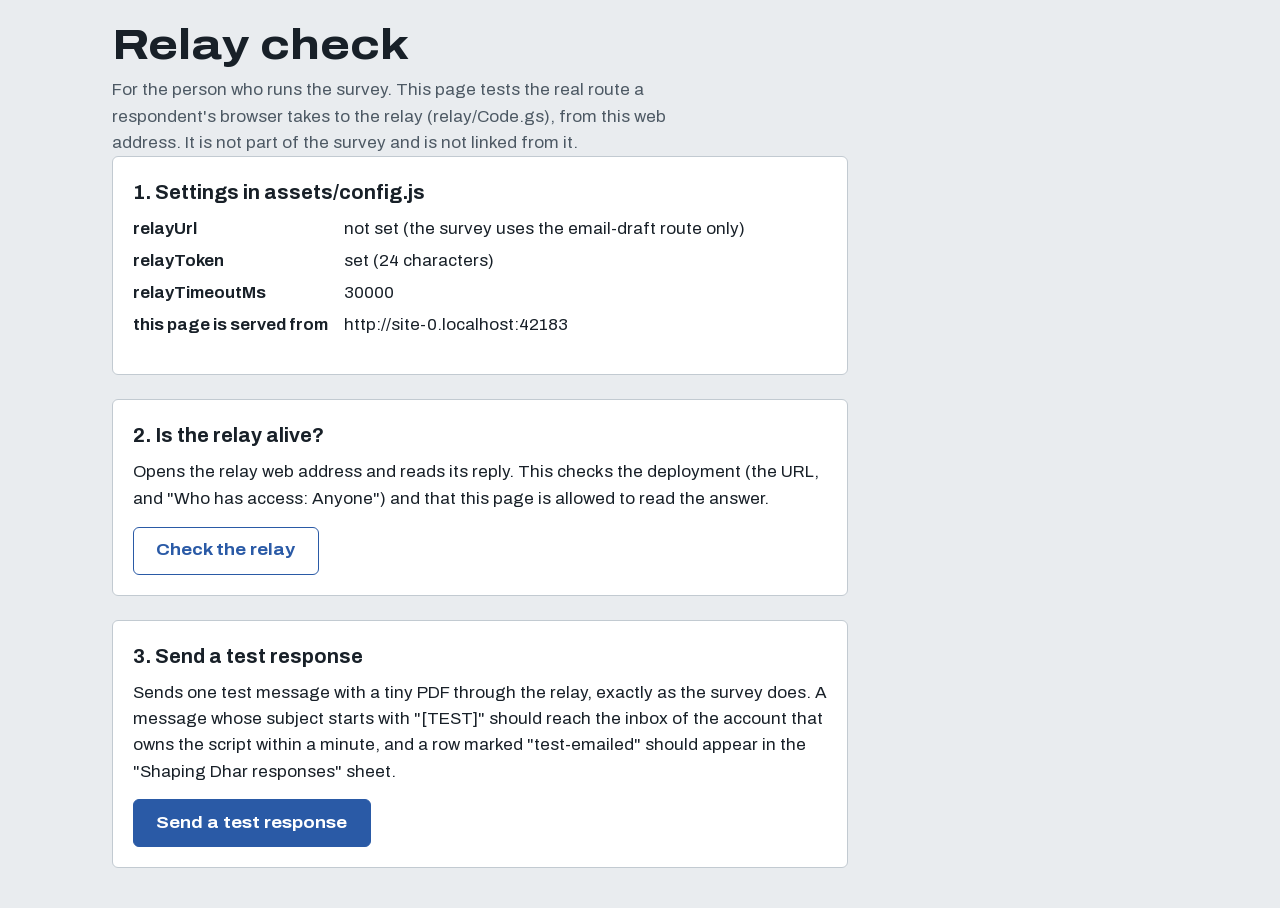
<file: relay-check.html>
<!doctype html>
<html lang="en">
<head>
  <meta charset="utf-8">
  <meta name="viewport" content="width=device-width, initial-scale=1">
  <meta name="robots" content="noindex">
  <title>Relay check - Shaping Dhar survey</title>
  <meta name="color-scheme" content="light dark">
  <link rel="stylesheet" href="assets/survey.css">
  <style>
    #stage { padding-top: 1.5rem; }
    .check-card { margin: 0 0 1.5rem; padding: 1.25rem; background: var(--surface); border: 1px solid var(--line); border-radius: 6px; }
    .check-card h2 { margin: 0 0 0.5rem; font-size: 1.25rem; }
    .check-card p { margin: 0 0 0.9rem; }
    .verdict { margin: 1rem 0 0; padding: 0.75rem 1rem; border-left: 4px solid var(--line); background: var(--surface); }
    .verdict.good { border-left-color: var(--accent); }
    .verdict.bad { border-left-color: var(--danger); }
    .verdict:empty { display: none; }
    pre.raw { margin: 0.75rem 0 0; padding: 0.75rem; overflow: auto; font-size: 0.8125rem; background: var(--surface); border: 1px solid var(--line); border-radius: 4px; white-space: pre-wrap; word-break: break-all; }
    pre.raw:empty { display: none; }
    dl.status { display: grid; grid-template-columns: max-content 1fr; gap: 0.35rem 1rem; margin: 0 0 1rem; }
    dl.status dt { font-weight: 650; }
    dl.status dd { margin: 0; word-break: break-all; }
  </style>
</head>
<body>
  <div class="wrap">
    <main id="stage">
      <h1 class="step-title">Relay check</h1>
      <p class="step-intro">For the person who runs the survey. This page tests the real route a respondent's browser takes to the relay (relay/Code.gs), from this web address. It is not part of the survey and is not linked from it.</p>

      <section class="check-card" aria-labelledby="h-config">
        <h2 id="h-config">1. Settings in assets/config.js</h2>
        <dl class="status" id="config-status"></dl>
      </section>

      <section class="check-card" aria-labelledby="h-ping">
        <h2 id="h-ping">2. Is the relay alive?</h2>
        <p>Opens the relay web address and reads its reply. This checks the deployment (the URL, and "Who has access: Anyone") and that this page is allowed to read the answer.</p>
        <button type="button" class="btn ghost" id="btn-ping">Check the relay</button>
        <p class="verdict" id="ping-verdict" role="status"></p>
        <pre class="raw" id="ping-raw"></pre>
      </section>

      <section class="check-card" aria-labelledby="h-test">
        <h2 id="h-test">3. Send a test response</h2>
        <p>Sends one test message with a tiny PDF through the relay, exactly as the survey does. A message whose subject starts with "[TEST]" should reach the inbox of the account that owns the script within a minute, and a row marked "test-emailed" should appear in the "Shaping Dhar responses" sheet.</p>
        <button type="button" class="btn primary" id="btn-test">Send a test response</button>
        <p class="verdict" id="test-verdict" role="status"></p>
        <pre class="raw" id="test-raw"></pre>
      </section>
    </main>
  </div>

  <script src="assets/config.js"></script>
  <script>
    (function () {
      'use strict';
      var CONFIG = window.DHAR_CONFIG || {};
      var URL_OK = typeof CONFIG.relayUrl === 'string' && /^(https:\/\/|http:\/\/(localhost|127\.0\.0\.1)[:\/])/i.test(CONFIG.relayUrl.trim());
      var RELAY_URL = URL_OK ? CONFIG.relayUrl.trim() : '';

      function $(id) { return document.getElementById(id); }
      function pad2(n) { return (n < 10 ? '0' : '') + n; }

      function row(dl, name, value) {
        var dt = document.createElement('dt'), dd = document.createElement('dd');
        dt.textContent = name;
        dd.textContent = value;
        dl.appendChild(dt);
        dl.appendChild(dd);
      }

      function showConfig() {
        var dl = $('config-status');
        row(dl, 'relayUrl', URL_OK ? RELAY_URL : 'not set (the survey uses the email-draft route only)');
        row(dl, 'relayToken', CONFIG.relayToken ? 'set (' + CONFIG.relayToken.length + ' characters)' : 'empty (the relay must have its token check switched off)');
        row(dl, 'relayTimeoutMs', String(CONFIG.relayTimeoutMs || 30000));
        row(dl, 'this page is served from', window.location.origin === 'null' ? 'a local file' : window.location.origin);
      }

      function verdict(id, kind, text) {
        var el = $(id);
        el.className = 'verdict' + (kind ? ' ' + kind : '');
        el.textContent = text;
      }

      function needUrl(prefix) {
        if (RELAY_URL) { return false; }
        verdict(prefix + '-verdict', 'bad', 'relayUrl is empty in assets/config.js. Paste the web app URL (ending in /exec) there first.');
        return true;
      }

      var CANNOT_READ = 'The browser could not read the relay\'s answer. Usual causes: the URL is wrong or was not copied in full; the deployment is not set to "Execute as: Me" and "Who has access: Anyone"; the web app was not deployed (or not re-deployed as a New version after the code changed); or the network is blocking script.google.com. Open the URL in a new tab: you should see {"ok":true,"service":"shaping-dhar-relay"...}.';

      function ping() {
        if (needUrl('ping')) { return; }
        verdict('ping-verdict', '', 'Checking...');
        $('ping-raw').textContent = '';
        var t0 = Date.now();
        window.fetch(RELAY_URL, { method: 'GET', redirect: 'follow', credentials: 'omit', cache: 'no-store', referrerPolicy: 'no-referrer' })
          .then(function (res) { return res.text().then(function (text) { return { status: res.status, text: text }; }); })
          .then(function (r) {
            $('ping-raw').textContent = 'HTTP ' + r.status + '\n' + r.text.slice(0, 600);
            var data = null;
            try { data = JSON.parse(r.text); } catch (e) { data = null; }
            var ms = Date.now() - t0;
            if (data && data.service === 'shaping-dhar-relay') {
              verdict('ping-verdict', 'good', 'The relay is alive and this page can read its answer (' + ms + ' ms). Relay version ' + data.version + ', protocol ' + data.protocol + '.');
            } else {
              verdict('ping-verdict', 'bad', 'Something answered, but it is not the relay. Check that relayUrl is the web app URL of this script.');
            }
          }, function () { verdict('ping-verdict', 'bad', CANNOT_READ); });
      }

      function randomId(n) {
        var chars = 'abcdefghijklmnopqrstuvwxyz0123456789', out = '', buf = new Uint8Array(n), i;
        (window.crypto || window.msCrypto).getRandomValues(buf);
        for (i = 0; i < n; i++) { out += chars.charAt(buf[i] % 36); }
        return out;
      }

      function newId(d) {
        return 'dhar-' + d.getFullYear() + pad2(d.getMonth() + 1) + pad2(d.getDate()) + '-' + pad2(d.getHours()) + pad2(d.getMinutes()) + pad2(d.getSeconds()) + '-' + randomId(6);
      }

      /* A valid one-page PDF with correct byte offsets. */
      function tinyPdfBase64() {
        var objects = [
          '<< /Type /Catalog /Pages 2 0 R >>',
          '<< /Type /Pages /Kids [3 0 R] /Count 1 >>',
          '<< /Type /Page /Parent 2 0 R /MediaBox [0 0 300 120] /Contents 4 0 R /Resources << /Font << /F1 5 0 R >> >> >>',
          null,
          '<< /Type /Font /Subtype /Type1 /BaseFont /Helvetica >>'
        ];
        var stream = 'BT /F1 14 Tf 20 60 Td (Shaping Dhar relay check) Tj ET';
        objects[3] = '<< /Length ' + stream.length + ' >>\nstream\n' + stream + '\nendstream';
        var out = '%PDF-1.4\n', offsets = [], i;
        for (i = 0; i < objects.length; i++) { offsets.push(out.length); out += (i + 1) + ' 0 obj\n' + objects[i] + '\nendobj\n'; }
        var xref = out.length;
        out += 'xref\n0 ' + (objects.length + 1) + '\n0000000000 65535 f \n';
        for (i = 0; i < offsets.length; i++) { out += ('0000000000' + offsets[i]).slice(-10) + ' 00000 n \n'; }
        out += 'trailer\n<< /Size ' + (objects.length + 1) + ' /Root 1 0 R >>\nstartxref\n' + xref + '\n%%EOF\n';
        return window.btoa(out);
      }

      var EXPLAIN = {
        forbidden: 'The relay refused the token. relayToken in assets/config.js must equal CONFIG.TOKEN in the script, and the new version must be deployed.',
        'bad-request': 'The relay did not understand the request. The script and the page may be at different versions: re-deploy the script from relay/Code.gs.',
        quota: 'Google\'s daily mail limit is used up, or nearly. Try again tomorrow.',
        'too-many': 'The hourly limit was reached.',
        busy: 'The relay was busy. Try again.',
        server: 'The relay hit an error. In the script editor, open Executions to see the error message.'
      };

      function sendTest() {
        if (needUrl('test')) { return; }
        var btn = $('btn-test');
        btn.disabled = true;
        verdict('test-verdict', '', 'Sending...');
        $('test-raw').textContent = '';
        var id = newId(new Date()), t0 = Date.now();
        var body = JSON.stringify({
          v: 1, token: CONFIG.relayToken || '', id: id, test: true,
          subject: 'Shaping Dhar survey response: relay check',
          text: 'SHAPING DHAR SURVEY RESPONSE\nSurvey version: relay-check\nRoles: none\nResponse ID: ' + id + '\n\n== END OF RESPONSE ==',
          replyTo: '',
          pdf: { name: 'shaping-dhar-relay-check.pdf', data: tinyPdfBase64() }
        });
        window.fetch(RELAY_URL, {
          method: 'POST', headers: { 'Content-Type': 'text/plain;charset=utf-8' }, body: body,
          redirect: 'follow', credentials: 'omit', cache: 'no-store', referrerPolicy: 'no-referrer'
        }).then(function (res) { return res.text().then(function (text) { return { status: res.status, text: text }; }); })
          .then(function (r) {
            $('test-raw').textContent = 'HTTP ' + r.status + '\n' + r.text.slice(0, 600);
            var data = null;
            try { data = JSON.parse(r.text); } catch (e) { data = null; }
            var ms = Date.now() - t0;
            if (data && data.ok === true) {
              verdict('test-verdict', 'good', 'Accepted in ' + ms + ' ms. Look in the inbox of the account that owns the script for a message starting "[TEST] Shaping Dhar survey response" with a PDF attached (check Spam once, and create the Gmail filter from relay/SETUP.md so real responses never land there).' + (data.attached === false ? ' The PDF was not attached: ' + (data.note || 'unknown reason') + '.' : '') +
                (data.logged === true ? ' A row marked "test-emailed" was added to the log sheet.' : (data.logged === false ? ' The log sheet was NOT written: open Executions in the script editor to see why.' : '')));
            } else if (data) {
              verdict('test-verdict', 'bad', 'The relay answered but said no: ' + (data.code || 'unknown') + '. ' + (EXPLAIN[data.code] || data.message || ''));
            } else {
              verdict('test-verdict', 'bad', 'The relay answered with something that is not JSON (HTTP ' + r.status + '). It is probably a Google sign-in or error page: set "Who has access" to Anyone and deploy a New version.');
            }
          }, function () { verdict('test-verdict', 'bad', CANNOT_READ); })
          .then(function () { btn.disabled = false; });
      }

      showConfig();
      $('btn-ping').addEventListener('click', ping);
      $('btn-test').addEventListener('click', sendTest);
    })();
  </script>
</body>
</html>
</file>
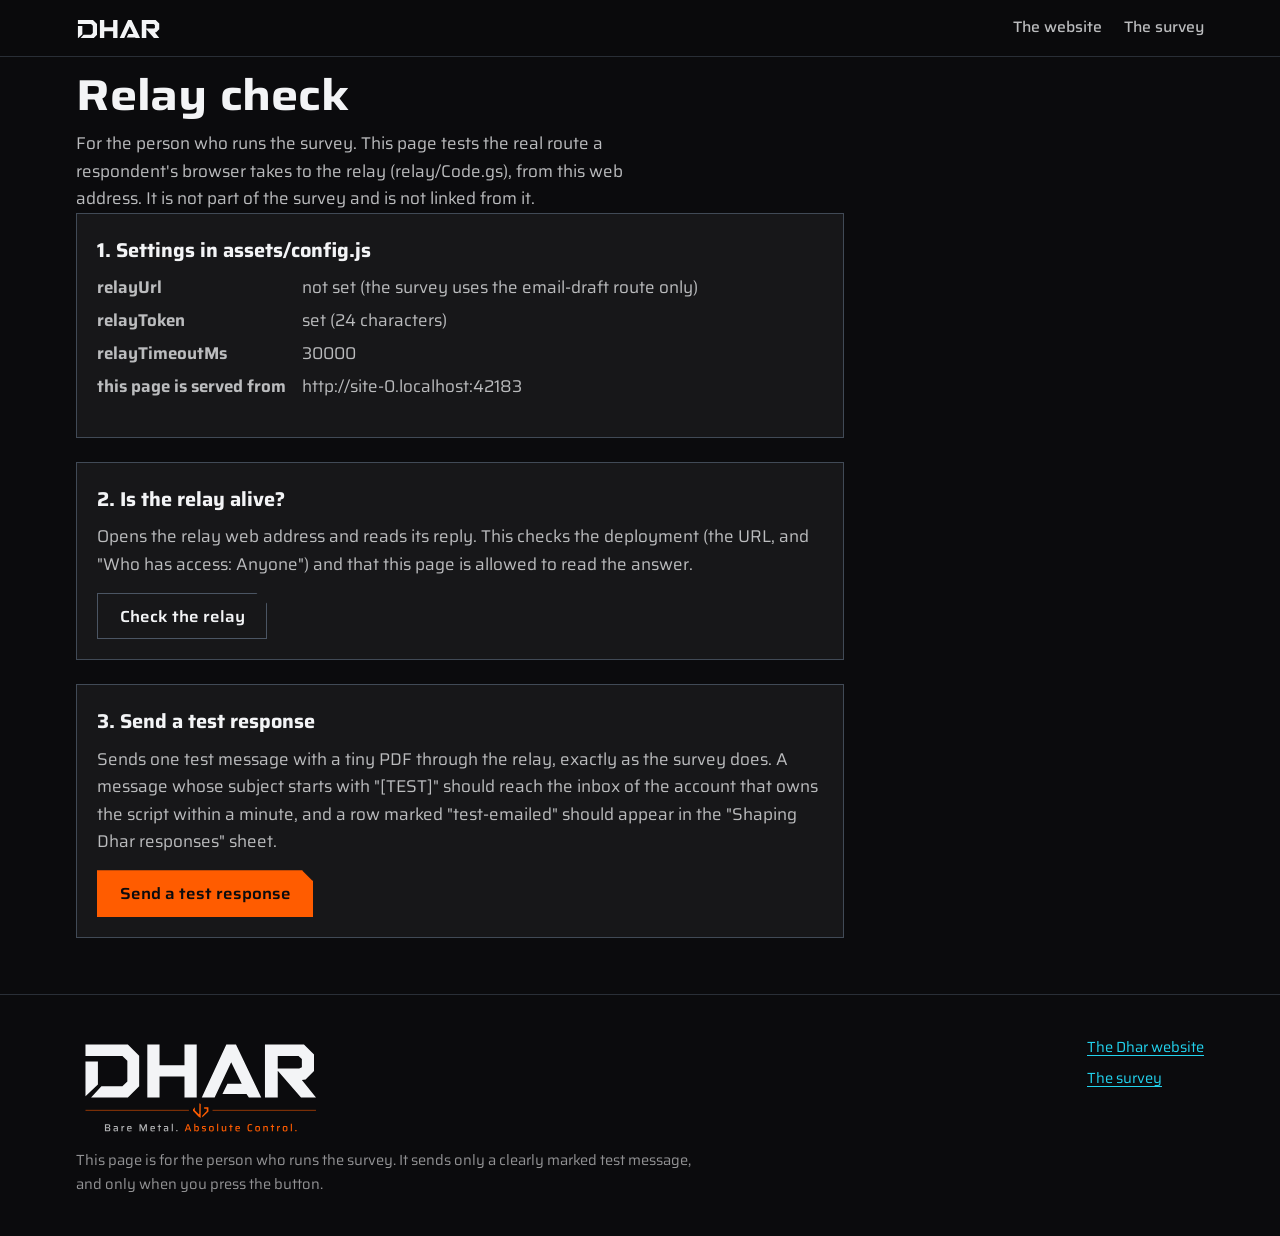
<file: public/survey/relay-check.html>
<!doctype html>
<!--
  For the person who runs the survey: tests the route from the published site to the optional Google relay
  (survey/relay/). Not linked from the survey. Same template as the rest of the site (../assets/site.css).
-->
<html lang="en">
<head>
<meta charset="utf-8">
<meta name="viewport" content="width=device-width, initial-scale=1, viewport-fit=cover">
<meta name="robots" content="noindex">
<title>Relay check: Shaping Dhar survey</title>
<meta name="theme-color" content="#0B0B0D">
<meta name="color-scheme" content="dark">
<link rel="icon" href="../assets/logo/icon.svg" type="image/svg+xml">
<link rel="icon" href="../assets/favicon.ico" sizes="48x48">
<link rel="stylesheet" href="../assets/site.css">
<link rel="stylesheet" href="assets/survey.css">
<style>
  .check-card { margin: 0 0 1.5rem; padding: 1.25rem; background: var(--panel); border: 1px solid var(--line); }
  .check-card h2 { margin: 0 0 .5rem; font-size: 1.25rem; }
  .check-card p { margin: 0 0 .9rem; }
  .verdict { margin: 1rem 0 0; padding: .75rem 1rem; border-left: 4px solid var(--line); background: var(--panel); }
  .verdict.good { border-left-color: var(--cyan); }
  .verdict.bad { border-left-color: var(--ember); }
  .verdict:empty { display: none; }
  pre.raw { margin: .75rem 0 0; padding: .75rem; overflow: auto; font-family: var(--mono); font-size: .8125rem; background: var(--panel); border: 1px solid var(--line); }
  pre.raw:empty { display: none; }
  dl.status { display: grid; grid-template-columns: max-content 1fr; gap: .35rem 1rem; margin: 0 0 1rem; }
  dl.status dt { font-weight: 650; }
  dl.status dd { margin: 0; word-break: break-all; }
</style>
</head>
<body class="sv-page" data-step="check">

<!-- sprite:start -->
<svg xmlns="http://www.w3.org/2000/svg" width="0" height="0" style="position:absolute" aria-hidden="true" focusable="false"><symbol id="dhar-logo" viewBox="-14 -14 710.2 288"><path d="M123.9 48.3L123.9 109.3L109.2 124L47.2 124L16.6 157L125.4 157L158.9 123.5L158.9 33.5L125.4 0L0 0L0 33.8L109.4 33.8ZM219.2 157L219.2 94.6L293 94.6L293 157L329.2 157L329.2 0L293 0L293 61.8L219.2 61.8L219.2 0L183 0L183 157ZM344.2 157L382.2 157L431.2 53L462.4 116.3L420.2 116.3L405.4 146.5L476.6 146.5L483.6 157L520.2 157L445.4 0L416.9 0ZM569 77.8L637.9 157L682.2 157L640.4 105L651.4 103.5L676.4 78.5L676.4 30L646.6 0L531.2 0L531.2 157L569 157ZM640.4 67.8L632.6 71L569 71L569 33.8L630.6 33.8L640.4 43.2ZM0 50.7L0 153.4L36.8 118.5L36.8 50.7Z" fill-rule="evenodd" style="fill:var(--logo-ink)"/><rect x="0" y="193.7" width="306.1" height="1.6" style="fill:var(--logo-ember)"/><rect x="376" y="193.7" width="306.2" height="1.6" style="fill:var(--logo-ember)"/><path d="M337.2 174.1L336.8 205.8L335.3 206.6L323.5 194.8L323.9 186.1L318.1 192.2L318.1 196.4L334.3 212.9L340.9 217.8L341.1 176.5ZM363.8 186L351.1 186.1L351.2 190L358.9 190.4L359 197L346.1 210.2L345.1 212.5L346.1 215.6L364 198.6Z" style="fill:var(--logo-ember)"/><path d="M57.6 257V236H67.58Q69.66 236 70.91 236.63Q72.16 237.25 72.74 238.43Q73.32 239.6 73.32 241.28Q73.32 242.68 72.94 243.69Q72.56 244.7 71.76 245.32Q70.97 245.95 69.72 246.23V246.35Q71.18 246.62 72.02 247.29Q72.86 247.97 73.2 249Q73.53 250.04 73.53 251.44Q73.53 252.64 73.26 253.66Q72.98 254.68 72.33 255.41Q71.67 256.15 70.51 256.57Q69.35 257 67.55 257ZM61.05 254.1H66.51Q67.92 254.1 68.68 253.81Q69.44 253.52 69.76 252.83Q70.08 252.15 70.08 250.99Q70.08 249.8 69.75 249.11Q69.41 248.42 68.63 248.13Q67.86 247.84 66.51 247.84H61.05ZM61.05 244.91H66.39Q67.64 244.91 68.39 244.61Q69.14 244.3 69.5 243.65Q69.87 242.99 69.87 241.95Q69.87 240.79 69.57 240.14Q69.26 239.48 68.53 239.2Q67.79 238.93 66.39 238.93H61.05Z M87.56 257.24Q85.97 257.24 84.89 256.82Q83.8 256.39 83.25 255.4Q82.71 254.41 82.71 252.7Q82.71 250.9 83.13 249.84Q83.56 248.79 84.6 248.33Q85.64 247.87 87.53 247.87Q87.83 247.87 88.43 247.89Q89.02 247.9 89.8 247.92Q90.58 247.93 91.36 247.95Q92.14 247.97 92.78 248V247.26Q92.78 246.07 92.63 245.4Q92.47 244.73 92 244.41Q91.53 244.09 90.64 244Q89.76 243.91 88.35 243.91Q87.68 243.91 86.78 243.95Q85.88 244 85.03 244.06Q84.17 244.12 83.71 244.21V241.65Q84.96 241.4 86.46 241.3Q87.96 241.19 89.45 241.19Q91.19 241.19 92.37 241.4Q93.54 241.62 94.27 242.07Q95.01 242.53 95.37 243.26Q95.74 244 95.89 245.02Q96.04 246.04 96.04 247.35V257H93.05L92.93 254.99H92.75Q92.23 255.96 91.36 256.47Q90.49 256.97 89.48 257.11Q88.47 257.24 87.56 257.24ZM88.99 254.62Q89.76 254.62 90.38 254.51Q91.01 254.41 91.48 254.15Q91.95 253.89 92.23 253.43Q92.5 252.91 92.64 252.24Q92.78 251.57 92.78 250.65V250.1H88.32Q87.31 250.1 86.78 250.25Q86.25 250.41 86.06 250.9Q85.88 251.38 85.88 252.39Q85.88 253.34 86.09 253.81Q86.31 254.28 86.99 254.45Q87.68 254.62 88.99 254.62Z M106.53 257V241.43H109.49L109.61 244.24H109.86Q110.25 243.02 110.95 242.35Q111.66 241.68 112.66 241.43Q113.67 241.19 114.95 241.19V244.36Q112.88 244.36 111.76 244.97Q110.65 245.58 110.21 246.91Q109.76 248.24 109.76 250.38V257Z M130.41 257.24Q128.43 257.24 127.12 256.98Q125.8 256.73 125.01 256.13Q124.22 255.53 123.82 254.6Q123.42 253.67 123.3 252.35Q123.18 251.02 123.18 249.25Q123.18 247.14 123.39 245.61Q123.61 244.09 124.28 243.1Q124.95 242.1 126.37 241.65Q127.79 241.19 130.17 241.19Q132.03 241.19 133.22 241.48Q134.41 241.77 135.1 242.38Q135.79 242.99 136.11 243.95Q136.43 244.91 136.52 246.24Q136.61 247.57 136.61 249.25V250.28H126.45Q126.45 251.66 126.57 252.5Q126.69 253.34 127.13 253.78Q127.57 254.22 128.54 254.39Q129.5 254.56 131.15 254.56Q131.85 254.56 132.69 254.53Q133.53 254.5 134.41 254.41Q135.3 254.31 136 254.25V256.79Q135.33 256.91 134.38 257.02Q133.44 257.12 132.4 257.18Q131.36 257.24 130.41 257.24ZM133.5 248.55V247.97Q133.5 246.59 133.33 245.78Q133.16 244.97 132.78 244.56Q132.4 244.15 131.74 244.01Q131.08 243.88 130.11 243.88Q128.89 243.88 128.17 244.04Q127.45 244.21 127.09 244.67Q126.72 245.13 126.58 245.94Q126.45 246.74 126.45 248.06H134.05Z M159.9 257V236H164.6L170.76 251.26H170.92L177.08 236H181.78V257H178.46V241.34H178.33L171.99 257H169.54L163.26 241.34H163.13V257Z M199.29 257.24Q197.3 257.24 195.99 256.98Q194.68 256.73 193.89 256.13Q193.09 255.53 192.7 254.6Q192.3 253.67 192.18 252.35Q192.05 251.02 192.05 249.25Q192.05 247.14 192.27 245.61Q192.48 244.09 193.15 243.1Q193.83 242.1 195.24 241.65Q196.66 241.19 199.04 241.19Q200.91 241.19 202.1 241.48Q203.29 241.77 203.97 242.38Q204.66 242.99 204.98 243.95Q205.3 244.91 205.39 246.24Q205.49 247.57 205.49 249.25V250.28H195.32Q195.32 251.66 195.44 252.5Q195.57 253.34 196.01 253.78Q196.45 254.22 197.41 254.39Q198.37 254.56 200.02 254.56Q200.72 254.56 201.56 254.53Q202.4 254.5 203.29 254.41Q204.17 254.31 204.87 254.25V256.79Q204.2 256.91 203.26 257.02Q202.31 257.12 201.27 257.18Q200.24 257.24 199.29 257.24ZM202.37 248.55V247.97Q202.37 246.59 202.2 245.78Q202.04 244.97 201.65 244.56Q201.27 244.15 200.62 244.01Q199.96 243.88 198.98 243.88Q197.76 243.88 197.05 244.04Q196.33 244.21 195.96 244.67Q195.6 245.13 195.46 245.94Q195.32 246.74 195.32 248.06H202.92Z M216.76 257V244.15H213.65V241.43H216.76V236.92H220V241.43H223.63V244.15H220V257Z M236.41 257.24Q234.82 257.24 233.73 256.82Q232.65 256.39 232.1 255.4Q231.55 254.41 231.55 252.7Q231.55 250.9 231.98 249.84Q232.41 248.79 233.44 248.33Q234.48 247.87 236.37 247.87Q236.68 247.87 237.28 247.89Q237.87 247.9 238.65 247.92Q239.43 247.93 240.21 247.95Q240.98 247.97 241.62 248V247.26Q241.62 246.07 241.47 245.4Q241.32 244.73 240.85 244.41Q240.37 244.09 239.49 244Q238.6 243.91 237.2 243.91Q236.53 243.91 235.63 243.95Q234.73 244 233.87 244.06Q233.02 244.12 232.56 244.21V241.65Q233.81 241.4 235.31 241.3Q236.8 241.19 238.3 241.19Q240.04 241.19 241.21 241.4Q242.39 241.62 243.12 242.07Q243.85 242.53 244.22 243.26Q244.59 244 244.74 245.02Q244.89 246.04 244.89 247.35V257H241.9L241.78 254.99H241.59Q241.08 255.96 240.21 256.47Q239.34 256.97 238.33 257.11Q237.32 257.24 236.41 257.24ZM237.84 254.62Q238.6 254.62 239.23 254.51Q239.85 254.41 240.33 254.15Q240.8 253.89 241.08 253.43Q241.35 252.91 241.49 252.24Q241.62 251.57 241.62 250.65V250.1H237.17Q236.16 250.1 235.63 250.25Q235.09 250.41 234.91 250.9Q234.73 251.38 234.73 252.39Q234.73 253.34 234.94 253.81Q235.15 254.28 235.84 254.45Q236.53 254.62 237.84 254.62Z M255.38 257V234.32H258.61V257Z M268.64 257V253.49H272.3V257Z" style="fill:var(--logo-tag);fill-opacity:var(--logo-tag-opacity,1)"/><path d="M293.61 257 301.11 236H305.63L313.14 257H309.57L307.74 251.81H298.89L297.09 257ZM299.86 248.88H306.73L303.37 239.33H303.22Z M330.04 257.24Q329.06 257.24 328.13 257.08Q327.2 256.91 326.43 256.42Q325.67 255.93 325.18 254.95H324.97L324.88 257H321.89V234.32H325.12V243.26H325.3Q325.76 242.44 326.48 242Q327.2 241.56 328.11 241.37Q329.03 241.19 330.13 241.19Q331.68 241.19 332.72 241.59Q333.76 241.98 334.38 242.88Q335.01 243.78 335.3 245.32Q335.59 246.87 335.59 249.22Q335.59 251.57 335.29 253.11Q334.98 254.65 334.34 255.55Q333.7 256.45 332.65 256.85Q331.59 257.24 330.04 257.24ZM328.69 254.38Q329.91 254.38 330.63 254.21Q331.35 254.04 331.71 253.52Q332.08 253 332.2 251.98Q332.32 250.96 332.32 249.22Q332.32 247.48 332.2 246.45Q332.08 245.43 331.71 244.93Q331.35 244.42 330.63 244.26Q329.91 244.09 328.69 244.09Q327.5 244.09 326.78 244.36Q326.07 244.64 325.73 245.28Q325.33 245.95 325.23 246.91Q325.12 247.87 325.12 249.22Q325.12 250.53 325.23 251.52Q325.33 252.51 325.7 253.15Q326.07 253.8 326.78 254.09Q327.5 254.38 328.69 254.38Z M350.9 257.24Q349.98 257.24 348.93 257.18Q347.88 257.12 346.87 257.03Q345.86 256.94 345.07 256.82V254.25Q345.59 254.28 346.24 254.34Q346.9 254.41 347.63 254.44Q348.36 254.47 349.07 254.5Q349.77 254.53 350.44 254.53Q351.91 254.53 352.56 254.34Q353.22 254.16 353.42 253.72Q353.61 253.28 353.61 252.57Q353.61 251.78 353.48 251.41Q353.34 251.05 352.97 250.93Q352.61 250.8 351.84 250.71L348.06 250.25Q346.59 250.1 345.85 249.57Q345.1 249.03 344.84 248.1Q344.58 247.17 344.58 245.83Q344.58 244.27 345.02 243.34Q345.46 242.41 346.27 241.95Q347.08 241.49 348.24 241.34Q349.4 241.19 350.78 241.19Q351.63 241.19 352.56 241.25Q353.49 241.31 354.36 241.42Q355.23 241.52 355.87 241.65V244.21Q355.14 244.12 354.29 244.06Q353.43 244 352.59 243.95Q351.75 243.91 350.99 243.91Q349.86 243.91 349.13 244.01Q348.4 244.12 348.04 244.5Q347.69 244.88 347.69 245.8Q347.69 246.5 347.8 246.85Q347.91 247.2 348.26 247.34Q348.61 247.48 349.34 247.57L353.43 248.06Q354.59 248.18 355.31 248.53Q356.03 248.88 356.38 249.78Q356.73 250.68 356.73 252.51Q356.73 254.04 356.35 254.97Q355.96 255.9 355.2 256.4Q354.44 256.91 353.36 257.08Q352.27 257.24 350.9 257.24Z M372.68 257.24Q370.72 257.24 369.43 257Q368.13 256.76 367.38 256.22Q366.63 255.69 366.28 254.77Q365.93 253.86 365.82 252.48Q365.72 251.11 365.72 249.19Q365.72 247.29 365.82 245.92Q365.93 244.55 366.28 243.63Q366.63 242.72 367.38 242.18Q368.13 241.65 369.43 241.42Q370.72 241.19 372.68 241.19Q374.66 241.19 375.96 241.42Q377.25 241.65 378 242.18Q378.75 242.72 379.1 243.63Q379.45 244.55 379.56 245.92Q379.67 247.29 379.67 249.19Q379.67 251.11 379.56 252.48Q379.45 253.86 379.1 254.77Q378.75 255.69 378 256.22Q377.25 256.76 375.96 257Q374.66 257.24 372.68 257.24ZM372.68 254.53Q374.08 254.53 374.84 254.34Q375.61 254.16 375.93 253.61Q376.25 253.06 376.32 251.99Q376.4 250.93 376.4 249.19Q376.4 247.45 376.32 246.39Q376.25 245.34 375.93 244.79Q375.61 244.24 374.84 244.07Q374.08 243.91 372.68 243.91Q371.3 243.91 370.54 244.07Q369.78 244.24 369.46 244.79Q369.14 245.34 369.06 246.39Q368.98 247.45 368.98 249.19Q368.98 250.93 369.06 251.99Q369.14 253.06 369.46 253.61Q369.78 254.16 370.54 254.34Q371.3 254.53 372.68 254.53Z M389.54 257V234.32H392.78V257Z M408.36 257.24Q406.74 257.24 405.72 256.86Q404.7 256.48 404.16 255.72Q403.63 254.95 403.44 253.83Q403.26 252.7 403.26 251.17V241.43H406.5V249.89Q406.5 251.41 406.6 252.31Q406.71 253.22 407.05 253.66Q407.38 254.1 408.04 254.22Q408.69 254.34 409.79 254.34Q411.01 254.34 411.75 254.04Q412.48 253.73 412.83 253.12Q413.18 252.51 413.27 251.6Q413.36 250.68 413.36 249.46V241.43H416.63V257H413.64L413.52 254.92H413.3Q412.97 255.66 412.34 256.18Q411.72 256.69 410.74 256.97Q409.76 257.24 408.36 257.24Z M428.52 257V244.15H425.41V241.43H428.52V236.92H431.75V241.43H435.39V244.15H431.75V257Z M450.82 257.24Q448.83 257.24 447.52 256.98Q446.21 256.73 445.41 256.13Q444.62 255.53 444.22 254.6Q443.83 253.67 443.7 252.35Q443.58 251.02 443.58 249.25Q443.58 247.14 443.8 245.61Q444.01 244.09 444.68 243.1Q445.35 242.1 446.77 241.65Q448.19 241.19 450.57 241.19Q452.43 241.19 453.62 241.48Q454.81 241.77 455.5 242.38Q456.19 242.99 456.51 243.95Q456.83 244.91 456.92 246.24Q457.01 247.57 457.01 249.25V250.28H446.85Q446.85 251.66 446.97 252.5Q447.09 253.34 447.53 253.78Q447.98 254.22 448.94 254.39Q449.9 254.56 451.55 254.56Q452.25 254.56 453.09 254.53Q453.93 254.5 454.81 254.41Q455.7 254.31 456.4 254.25V256.79Q455.73 256.91 454.78 257.02Q453.84 257.12 452.8 257.18Q451.76 257.24 450.82 257.24ZM453.9 248.55V247.97Q453.9 246.59 453.73 245.78Q453.56 244.97 453.18 244.56Q452.8 244.15 452.14 244.01Q451.49 243.88 450.51 243.88Q449.29 243.88 448.57 244.04Q447.86 244.21 447.49 244.67Q447.12 245.13 446.99 245.94Q446.85 246.74 446.85 248.06H454.45Z M488.21 257.24Q485.95 257.24 484.42 256.95Q482.9 256.66 481.93 255.96Q480.97 255.26 480.47 254.05Q479.97 252.85 479.78 250.99Q479.6 249.12 479.6 246.5Q479.6 243.88 479.78 242.01Q479.97 240.15 480.47 238.95Q480.97 237.74 481.93 237.04Q482.9 236.34 484.42 236.05Q485.95 235.76 488.21 235.76Q489.09 235.76 490.02 235.82Q490.95 235.88 491.81 235.98Q492.66 236.09 493.27 236.24V238.99Q492.51 238.9 491.76 238.82Q491.01 238.75 490.31 238.72Q489.61 238.69 489.09 238.69Q487.41 238.69 486.31 238.81Q485.22 238.93 484.56 239.36Q483.9 239.78 483.58 240.62Q483.26 241.46 483.16 242.9Q483.05 244.33 483.05 246.5Q483.05 248.64 483.16 250.09Q483.26 251.54 483.58 252.38Q483.9 253.22 484.56 253.64Q485.22 254.07 486.31 254.19Q487.41 254.31 489.09 254.31Q490.1 254.31 491.3 254.22Q492.51 254.13 493.4 254.01V256.82Q492.72 256.94 491.82 257.03Q490.92 257.12 489.99 257.18Q489.06 257.24 488.21 257.24Z M509.41 257.24Q507.45 257.24 506.15 257Q504.86 256.76 504.11 256.22Q503.36 255.69 503.01 254.77Q502.66 253.86 502.55 252.48Q502.45 251.11 502.45 249.19Q502.45 247.29 502.55 245.92Q502.66 244.55 503.01 243.63Q503.36 242.72 504.11 242.18Q504.86 241.65 506.15 241.42Q507.45 241.19 509.41 241.19Q511.39 241.19 512.69 241.42Q513.98 241.65 514.73 242.18Q515.48 242.72 515.83 243.63Q516.18 244.55 516.29 245.92Q516.4 247.29 516.4 249.19Q516.4 251.11 516.29 252.48Q516.18 253.86 515.83 254.77Q515.48 255.69 514.73 256.22Q513.98 256.76 512.69 257Q511.39 257.24 509.41 257.24ZM509.41 254.53Q510.81 254.53 511.57 254.34Q512.34 254.16 512.66 253.61Q512.98 253.06 513.05 251.99Q513.13 250.93 513.13 249.19Q513.13 247.45 513.05 246.39Q512.98 245.34 512.66 244.79Q512.34 244.24 511.57 244.07Q510.81 243.91 509.41 243.91Q508.03 243.91 507.27 244.07Q506.51 244.24 506.19 244.79Q505.86 245.34 505.79 246.39Q505.71 247.45 505.71 249.19Q505.71 250.93 505.79 251.99Q505.86 253.06 506.19 253.61Q506.51 254.16 507.27 254.34Q508.03 254.53 509.41 254.53Z M526.27 257V241.43H529.26L529.35 243.51H529.6Q529.96 242.75 530.57 242.24Q531.18 241.74 532.16 241.46Q533.14 241.19 534.54 241.19Q536.19 241.19 537.2 241.57Q538.2 241.95 538.72 242.72Q539.24 243.48 539.44 244.61Q539.64 245.74 539.64 247.26V257H536.37V248.55Q536.37 247.02 536.27 246.12Q536.16 245.22 535.82 244.78Q535.49 244.33 534.83 244.21Q534.17 244.09 533.08 244.09Q531.86 244.09 531.14 244.39Q530.42 244.7 530.07 245.31Q529.72 245.92 529.61 246.84Q529.5 247.75 529.5 248.97V257Z M551.53 257V244.15H548.41V241.43H551.53V236.92H554.76V241.43H558.4V244.15H554.76V257Z M567.2 257V241.43H570.16L570.28 244.24H570.53Q570.92 243.02 571.63 242.35Q572.33 241.68 573.34 241.43Q574.34 241.19 575.63 241.19V244.36Q573.55 244.36 572.44 244.97Q571.32 245.58 570.88 246.91Q570.44 248.24 570.44 250.38V257Z M590.81 257.24Q588.86 257.24 587.56 257Q586.26 256.76 585.51 256.22Q584.77 255.69 584.42 254.77Q584.07 253.86 583.96 252.48Q583.85 251.11 583.85 249.19Q583.85 247.29 583.96 245.92Q584.07 244.55 584.42 243.63Q584.77 242.72 585.51 242.18Q586.26 241.65 587.56 241.42Q588.86 241.19 590.81 241.19Q592.79 241.19 594.09 241.42Q595.39 241.65 596.14 242.18Q596.88 242.72 597.24 243.63Q597.59 244.55 597.69 245.92Q597.8 247.29 597.8 249.19Q597.8 251.11 597.69 252.48Q597.59 253.86 597.24 254.77Q596.88 255.69 596.14 256.22Q595.39 256.76 594.09 257Q592.79 257.24 590.81 257.24ZM590.81 254.53Q592.21 254.53 592.98 254.34Q593.74 254.16 594.06 253.61Q594.38 253.06 594.46 251.99Q594.53 250.93 594.53 249.19Q594.53 247.45 594.46 246.39Q594.38 245.34 594.06 244.79Q593.74 244.24 592.98 244.07Q592.21 243.91 590.81 243.91Q589.44 243.91 588.67 244.07Q587.91 244.24 587.59 244.79Q587.27 245.34 587.19 246.39Q587.12 247.45 587.12 249.19Q587.12 250.93 587.19 251.99Q587.27 253.06 587.59 253.61Q587.91 254.16 588.67 254.34Q589.44 254.53 590.81 254.53Z M607.67 257V234.32H610.91V257Z M620.94 257V253.49H624.6V257Z" style="fill:var(--logo-ember)"/></symbol><symbol id="dhar-lockup-word" viewBox="-14 -14 710.2 288"><path d="M123.9 48.3L123.9 109.3L109.2 124L47.2 124L16.6 157L125.4 157L158.9 123.5L158.9 33.5L125.4 0L0 0L0 33.8L109.4 33.8ZM219.2 157L219.2 94.6L293 94.6L293 157L329.2 157L329.2 0L293 0L293 61.8L219.2 61.8L219.2 0L183 0L183 157ZM344.2 157L382.2 157L431.2 53L462.4 116.3L420.2 116.3L405.4 146.5L476.6 146.5L483.6 157L520.2 157L445.4 0L416.9 0ZM569 77.8L637.9 157L682.2 157L640.4 105L651.4 103.5L676.4 78.5L676.4 30L646.6 0L531.2 0L531.2 157L569 157ZM640.4 67.8L632.6 71L569 71L569 33.8L630.6 33.8L640.4 43.2ZM0 50.7L0 153.4L36.8 118.5L36.8 50.7Z" fill-rule="evenodd" style="fill:var(--logo-ink)"/></symbol><symbol id="dhar-lockup-rest" viewBox="-14 -14 710.2 288"><rect x="0" y="193.7" width="306.1" height="1.6" style="fill:var(--logo-ember)"/><rect x="376" y="193.7" width="306.2" height="1.6" style="fill:var(--logo-ember)"/><path d="M337.2 174.1L336.8 205.8L335.3 206.6L323.5 194.8L323.9 186.1L318.1 192.2L318.1 196.4L334.3 212.9L340.9 217.8L341.1 176.5ZM363.8 186L351.1 186.1L351.2 190L358.9 190.4L359 197L346.1 210.2L345.1 212.5L346.1 215.6L364 198.6Z" style="fill:var(--logo-ember)"/><path d="M57.6 257V236H67.58Q69.66 236 70.91 236.63Q72.16 237.25 72.74 238.43Q73.32 239.6 73.32 241.28Q73.32 242.68 72.94 243.69Q72.56 244.7 71.76 245.32Q70.97 245.95 69.72 246.23V246.35Q71.18 246.62 72.02 247.29Q72.86 247.97 73.2 249Q73.53 250.04 73.53 251.44Q73.53 252.64 73.26 253.66Q72.98 254.68 72.33 255.41Q71.67 256.15 70.51 256.57Q69.35 257 67.55 257ZM61.05 254.1H66.51Q67.92 254.1 68.68 253.81Q69.44 253.52 69.76 252.83Q70.08 252.15 70.08 250.99Q70.08 249.8 69.75 249.11Q69.41 248.42 68.63 248.13Q67.86 247.84 66.51 247.84H61.05ZM61.05 244.91H66.39Q67.64 244.91 68.39 244.61Q69.14 244.3 69.5 243.65Q69.87 242.99 69.87 241.95Q69.87 240.79 69.57 240.14Q69.26 239.48 68.53 239.2Q67.79 238.93 66.39 238.93H61.05Z M87.56 257.24Q85.97 257.24 84.89 256.82Q83.8 256.39 83.25 255.4Q82.71 254.41 82.71 252.7Q82.71 250.9 83.13 249.84Q83.56 248.79 84.6 248.33Q85.64 247.87 87.53 247.87Q87.83 247.87 88.43 247.89Q89.02 247.9 89.8 247.92Q90.58 247.93 91.36 247.95Q92.14 247.97 92.78 248V247.26Q92.78 246.07 92.63 245.4Q92.47 244.73 92 244.41Q91.53 244.09 90.64 244Q89.76 243.91 88.35 243.91Q87.68 243.91 86.78 243.95Q85.88 244 85.03 244.06Q84.17 244.12 83.71 244.21V241.65Q84.96 241.4 86.46 241.3Q87.96 241.19 89.45 241.19Q91.19 241.19 92.37 241.4Q93.54 241.62 94.27 242.07Q95.01 242.53 95.37 243.26Q95.74 244 95.89 245.02Q96.04 246.04 96.04 247.35V257H93.05L92.93 254.99H92.75Q92.23 255.96 91.36 256.47Q90.49 256.97 89.48 257.11Q88.47 257.24 87.56 257.24ZM88.99 254.62Q89.76 254.62 90.38 254.51Q91.01 254.41 91.48 254.15Q91.95 253.89 92.23 253.43Q92.5 252.91 92.64 252.24Q92.78 251.57 92.78 250.65V250.1H88.32Q87.31 250.1 86.78 250.25Q86.25 250.41 86.06 250.9Q85.88 251.38 85.88 252.39Q85.88 253.34 86.09 253.81Q86.31 254.28 86.99 254.45Q87.68 254.62 88.99 254.62Z M106.53 257V241.43H109.49L109.61 244.24H109.86Q110.25 243.02 110.95 242.35Q111.66 241.68 112.66 241.43Q113.67 241.19 114.95 241.19V244.36Q112.88 244.36 111.76 244.97Q110.65 245.58 110.21 246.91Q109.76 248.24 109.76 250.38V257Z M130.41 257.24Q128.43 257.24 127.12 256.98Q125.8 256.73 125.01 256.13Q124.22 255.53 123.82 254.6Q123.42 253.67 123.3 252.35Q123.18 251.02 123.18 249.25Q123.18 247.14 123.39 245.61Q123.61 244.09 124.28 243.1Q124.95 242.1 126.37 241.65Q127.79 241.19 130.17 241.19Q132.03 241.19 133.22 241.48Q134.41 241.77 135.1 242.38Q135.79 242.99 136.11 243.95Q136.43 244.91 136.52 246.24Q136.61 247.57 136.61 249.25V250.28H126.45Q126.45 251.66 126.57 252.5Q126.69 253.34 127.13 253.78Q127.57 254.22 128.54 254.39Q129.5 254.56 131.15 254.56Q131.85 254.56 132.69 254.53Q133.53 254.5 134.41 254.41Q135.3 254.31 136 254.25V256.79Q135.33 256.91 134.38 257.02Q133.44 257.12 132.4 257.18Q131.36 257.24 130.41 257.24ZM133.5 248.55V247.97Q133.5 246.59 133.33 245.78Q133.16 244.97 132.78 244.56Q132.4 244.15 131.74 244.01Q131.08 243.88 130.11 243.88Q128.89 243.88 128.17 244.04Q127.45 244.21 127.09 244.67Q126.72 245.13 126.58 245.94Q126.45 246.74 126.45 248.06H134.05Z M159.9 257V236H164.6L170.76 251.26H170.92L177.08 236H181.78V257H178.46V241.34H178.33L171.99 257H169.54L163.26 241.34H163.13V257Z M199.29 257.24Q197.3 257.24 195.99 256.98Q194.68 256.73 193.89 256.13Q193.09 255.53 192.7 254.6Q192.3 253.67 192.18 252.35Q192.05 251.02 192.05 249.25Q192.05 247.14 192.27 245.61Q192.48 244.09 193.15 243.1Q193.83 242.1 195.24 241.65Q196.66 241.19 199.04 241.19Q200.91 241.19 202.1 241.48Q203.29 241.77 203.97 242.38Q204.66 242.99 204.98 243.95Q205.3 244.91 205.39 246.24Q205.49 247.57 205.49 249.25V250.28H195.32Q195.32 251.66 195.44 252.5Q195.57 253.34 196.01 253.78Q196.45 254.22 197.41 254.39Q198.37 254.56 200.02 254.56Q200.72 254.56 201.56 254.53Q202.4 254.5 203.29 254.41Q204.17 254.31 204.87 254.25V256.79Q204.2 256.91 203.26 257.02Q202.31 257.12 201.27 257.18Q200.24 257.24 199.29 257.24ZM202.37 248.55V247.97Q202.37 246.59 202.2 245.78Q202.04 244.97 201.65 244.56Q201.27 244.15 200.62 244.01Q199.96 243.88 198.98 243.88Q197.76 243.88 197.05 244.04Q196.33 244.21 195.96 244.67Q195.6 245.13 195.46 245.94Q195.32 246.74 195.32 248.06H202.92Z M216.76 257V244.15H213.65V241.43H216.76V236.92H220V241.43H223.63V244.15H220V257Z M236.41 257.24Q234.82 257.24 233.73 256.82Q232.65 256.39 232.1 255.4Q231.55 254.41 231.55 252.7Q231.55 250.9 231.98 249.84Q232.41 248.79 233.44 248.33Q234.48 247.87 236.37 247.87Q236.68 247.87 237.28 247.89Q237.87 247.9 238.65 247.92Q239.43 247.93 240.21 247.95Q240.98 247.97 241.62 248V247.26Q241.62 246.07 241.47 245.4Q241.32 244.73 240.85 244.41Q240.37 244.09 239.49 244Q238.6 243.91 237.2 243.91Q236.53 243.91 235.63 243.95Q234.73 244 233.87 244.06Q233.02 244.12 232.56 244.21V241.65Q233.81 241.4 235.31 241.3Q236.8 241.19 238.3 241.19Q240.04 241.19 241.21 241.4Q242.39 241.62 243.12 242.07Q243.85 242.53 244.22 243.26Q244.59 244 244.74 245.02Q244.89 246.04 244.89 247.35V257H241.9L241.78 254.99H241.59Q241.08 255.96 240.21 256.47Q239.34 256.97 238.33 257.11Q237.32 257.24 236.41 257.24ZM237.84 254.62Q238.6 254.62 239.23 254.51Q239.85 254.41 240.33 254.15Q240.8 253.89 241.08 253.43Q241.35 252.91 241.49 252.24Q241.62 251.57 241.62 250.65V250.1H237.17Q236.16 250.1 235.63 250.25Q235.09 250.41 234.91 250.9Q234.73 251.38 234.73 252.39Q234.73 253.34 234.94 253.81Q235.15 254.28 235.84 254.45Q236.53 254.62 237.84 254.62Z M255.38 257V234.32H258.61V257Z M268.64 257V253.49H272.3V257Z" style="fill:var(--logo-tag);fill-opacity:var(--logo-tag-opacity,1)"/><path d="M293.61 257 301.11 236H305.63L313.14 257H309.57L307.74 251.81H298.89L297.09 257ZM299.86 248.88H306.73L303.37 239.33H303.22Z M330.04 257.24Q329.06 257.24 328.13 257.08Q327.2 256.91 326.43 256.42Q325.67 255.93 325.18 254.95H324.97L324.88 257H321.89V234.32H325.12V243.26H325.3Q325.76 242.44 326.48 242Q327.2 241.56 328.11 241.37Q329.03 241.19 330.13 241.19Q331.68 241.19 332.72 241.59Q333.76 241.98 334.38 242.88Q335.01 243.78 335.3 245.32Q335.59 246.87 335.59 249.22Q335.59 251.57 335.29 253.11Q334.98 254.65 334.34 255.55Q333.7 256.45 332.65 256.85Q331.59 257.24 330.04 257.24ZM328.69 254.38Q329.91 254.38 330.63 254.21Q331.35 254.04 331.71 253.52Q332.08 253 332.2 251.98Q332.32 250.96 332.32 249.22Q332.32 247.48 332.2 246.45Q332.08 245.43 331.71 244.93Q331.35 244.42 330.63 244.26Q329.91 244.09 328.69 244.09Q327.5 244.09 326.78 244.36Q326.07 244.64 325.73 245.28Q325.33 245.95 325.23 246.91Q325.12 247.87 325.12 249.22Q325.12 250.53 325.23 251.52Q325.33 252.51 325.7 253.15Q326.07 253.8 326.78 254.09Q327.5 254.38 328.69 254.38Z M350.9 257.24Q349.98 257.24 348.93 257.18Q347.88 257.12 346.87 257.03Q345.86 256.94 345.07 256.82V254.25Q345.59 254.28 346.24 254.34Q346.9 254.41 347.63 254.44Q348.36 254.47 349.07 254.5Q349.77 254.53 350.44 254.53Q351.91 254.53 352.56 254.34Q353.22 254.16 353.42 253.72Q353.61 253.28 353.61 252.57Q353.61 251.78 353.48 251.41Q353.34 251.05 352.97 250.93Q352.61 250.8 351.84 250.71L348.06 250.25Q346.59 250.1 345.85 249.57Q345.1 249.03 344.84 248.1Q344.58 247.17 344.58 245.83Q344.58 244.27 345.02 243.34Q345.46 242.41 346.27 241.95Q347.08 241.49 348.24 241.34Q349.4 241.19 350.78 241.19Q351.63 241.19 352.56 241.25Q353.49 241.31 354.36 241.42Q355.23 241.52 355.87 241.65V244.21Q355.14 244.12 354.29 244.06Q353.43 244 352.59 243.95Q351.75 243.91 350.99 243.91Q349.86 243.91 349.13 244.01Q348.4 244.12 348.04 244.5Q347.69 244.88 347.69 245.8Q347.69 246.5 347.8 246.85Q347.91 247.2 348.26 247.34Q348.61 247.48 349.34 247.57L353.43 248.06Q354.59 248.18 355.31 248.53Q356.03 248.88 356.38 249.78Q356.73 250.68 356.73 252.51Q356.73 254.04 356.35 254.97Q355.96 255.9 355.2 256.4Q354.44 256.91 353.36 257.08Q352.27 257.24 350.9 257.24Z M372.68 257.24Q370.72 257.24 369.43 257Q368.13 256.76 367.38 256.22Q366.63 255.69 366.28 254.77Q365.93 253.86 365.82 252.48Q365.72 251.11 365.72 249.19Q365.72 247.29 365.82 245.92Q365.93 244.55 366.28 243.63Q366.63 242.72 367.38 242.18Q368.13 241.65 369.43 241.42Q370.72 241.19 372.68 241.19Q374.66 241.19 375.96 241.42Q377.25 241.65 378 242.18Q378.75 242.72 379.1 243.63Q379.45 244.55 379.56 245.92Q379.67 247.29 379.67 249.19Q379.67 251.11 379.56 252.48Q379.45 253.86 379.1 254.77Q378.75 255.69 378 256.22Q377.25 256.76 375.96 257Q374.66 257.24 372.68 257.24ZM372.68 254.53Q374.08 254.53 374.84 254.34Q375.61 254.16 375.93 253.61Q376.25 253.06 376.32 251.99Q376.4 250.93 376.4 249.19Q376.4 247.45 376.32 246.39Q376.25 245.34 375.93 244.79Q375.61 244.24 374.84 244.07Q374.08 243.91 372.68 243.91Q371.3 243.91 370.54 244.07Q369.78 244.24 369.46 244.79Q369.14 245.34 369.06 246.39Q368.98 247.45 368.98 249.19Q368.98 250.93 369.06 251.99Q369.14 253.06 369.46 253.61Q369.78 254.16 370.54 254.34Q371.3 254.53 372.68 254.53Z M389.54 257V234.32H392.78V257Z M408.36 257.24Q406.74 257.24 405.72 256.86Q404.7 256.48 404.16 255.72Q403.63 254.95 403.44 253.83Q403.26 252.7 403.26 251.17V241.43H406.5V249.89Q406.5 251.41 406.6 252.31Q406.71 253.22 407.05 253.66Q407.38 254.1 408.04 254.22Q408.69 254.34 409.79 254.34Q411.01 254.34 411.75 254.04Q412.48 253.73 412.83 253.12Q413.18 252.51 413.27 251.6Q413.36 250.68 413.36 249.46V241.43H416.63V257H413.64L413.52 254.92H413.3Q412.97 255.66 412.34 256.18Q411.72 256.69 410.74 256.97Q409.76 257.24 408.36 257.24Z M428.52 257V244.15H425.41V241.43H428.52V236.92H431.75V241.43H435.39V244.15H431.75V257Z M450.82 257.24Q448.83 257.24 447.52 256.98Q446.21 256.73 445.41 256.13Q444.62 255.53 444.22 254.6Q443.83 253.67 443.7 252.35Q443.58 251.02 443.58 249.25Q443.58 247.14 443.8 245.61Q444.01 244.09 444.68 243.1Q445.35 242.1 446.77 241.65Q448.19 241.19 450.57 241.19Q452.43 241.19 453.62 241.48Q454.81 241.77 455.5 242.38Q456.19 242.99 456.51 243.95Q456.83 244.91 456.92 246.24Q457.01 247.57 457.01 249.25V250.28H446.85Q446.85 251.66 446.97 252.5Q447.09 253.34 447.53 253.78Q447.98 254.22 448.94 254.39Q449.9 254.56 451.55 254.56Q452.25 254.56 453.09 254.53Q453.93 254.5 454.81 254.41Q455.7 254.31 456.4 254.25V256.79Q455.73 256.91 454.78 257.02Q453.84 257.12 452.8 257.18Q451.76 257.24 450.82 257.24ZM453.9 248.55V247.97Q453.9 246.59 453.73 245.78Q453.56 244.97 453.18 244.56Q452.8 244.15 452.14 244.01Q451.49 243.88 450.51 243.88Q449.29 243.88 448.57 244.04Q447.86 244.21 447.49 244.67Q447.12 245.13 446.99 245.94Q446.85 246.74 446.85 248.06H454.45Z M488.21 257.24Q485.95 257.24 484.42 256.95Q482.9 256.66 481.93 255.96Q480.97 255.26 480.47 254.05Q479.97 252.85 479.78 250.99Q479.6 249.12 479.6 246.5Q479.6 243.88 479.78 242.01Q479.97 240.15 480.47 238.95Q480.97 237.74 481.93 237.04Q482.9 236.34 484.42 236.05Q485.95 235.76 488.21 235.76Q489.09 235.76 490.02 235.82Q490.95 235.88 491.81 235.98Q492.66 236.09 493.27 236.24V238.99Q492.51 238.9 491.76 238.82Q491.01 238.75 490.31 238.72Q489.61 238.69 489.09 238.69Q487.41 238.69 486.31 238.81Q485.22 238.93 484.56 239.36Q483.9 239.78 483.58 240.62Q483.26 241.46 483.16 242.9Q483.05 244.33 483.05 246.5Q483.05 248.64 483.16 250.09Q483.26 251.54 483.58 252.38Q483.9 253.22 484.56 253.64Q485.22 254.07 486.31 254.19Q487.41 254.31 489.09 254.31Q490.1 254.31 491.3 254.22Q492.51 254.13 493.4 254.01V256.82Q492.72 256.94 491.82 257.03Q490.92 257.12 489.99 257.18Q489.06 257.24 488.21 257.24Z M509.41 257.24Q507.45 257.24 506.15 257Q504.86 256.76 504.11 256.22Q503.36 255.69 503.01 254.77Q502.66 253.86 502.55 252.48Q502.45 251.11 502.45 249.19Q502.45 247.29 502.55 245.92Q502.66 244.55 503.01 243.63Q503.36 242.72 504.11 242.18Q504.86 241.65 506.15 241.42Q507.45 241.19 509.41 241.19Q511.39 241.19 512.69 241.42Q513.98 241.65 514.73 242.18Q515.48 242.72 515.83 243.63Q516.18 244.55 516.29 245.92Q516.4 247.29 516.4 249.19Q516.4 251.11 516.29 252.48Q516.18 253.86 515.83 254.77Q515.48 255.69 514.73 256.22Q513.98 256.76 512.69 257Q511.39 257.24 509.41 257.24ZM509.41 254.53Q510.81 254.53 511.57 254.34Q512.34 254.16 512.66 253.61Q512.98 253.06 513.05 251.99Q513.13 250.93 513.13 249.19Q513.13 247.45 513.05 246.39Q512.98 245.34 512.66 244.79Q512.34 244.24 511.57 244.07Q510.81 243.91 509.41 243.91Q508.03 243.91 507.27 244.07Q506.51 244.24 506.19 244.79Q505.86 245.34 505.79 246.39Q505.71 247.45 505.71 249.19Q505.71 250.93 505.79 251.99Q505.86 253.06 506.19 253.61Q506.51 254.16 507.27 254.34Q508.03 254.53 509.41 254.53Z M526.27 257V241.43H529.26L529.35 243.51H529.6Q529.96 242.75 530.57 242.24Q531.18 241.74 532.16 241.46Q533.14 241.19 534.54 241.19Q536.19 241.19 537.2 241.57Q538.2 241.95 538.72 242.72Q539.24 243.48 539.44 244.61Q539.64 245.74 539.64 247.26V257H536.37V248.55Q536.37 247.02 536.27 246.12Q536.16 245.22 535.82 244.78Q535.49 244.33 534.83 244.21Q534.17 244.09 533.08 244.09Q531.86 244.09 531.14 244.39Q530.42 244.7 530.07 245.31Q529.72 245.92 529.61 246.84Q529.5 247.75 529.5 248.97V257Z M551.53 257V244.15H548.41V241.43H551.53V236.92H554.76V241.43H558.4V244.15H554.76V257Z M567.2 257V241.43H570.16L570.28 244.24H570.53Q570.92 243.02 571.63 242.35Q572.33 241.68 573.34 241.43Q574.34 241.19 575.63 241.19V244.36Q573.55 244.36 572.44 244.97Q571.32 245.58 570.88 246.91Q570.44 248.24 570.44 250.38V257Z M590.81 257.24Q588.86 257.24 587.56 257Q586.26 256.76 585.51 256.22Q584.77 255.69 584.42 254.77Q584.07 253.86 583.96 252.48Q583.85 251.11 583.85 249.19Q583.85 247.29 583.96 245.92Q584.07 244.55 584.42 243.63Q584.77 242.72 585.51 242.18Q586.26 241.65 587.56 241.42Q588.86 241.19 590.81 241.19Q592.79 241.19 594.09 241.42Q595.39 241.65 596.14 242.18Q596.88 242.72 597.24 243.63Q597.59 244.55 597.69 245.92Q597.8 247.29 597.8 249.19Q597.8 251.11 597.69 252.48Q597.59 253.86 597.24 254.77Q596.88 255.69 596.14 256.22Q595.39 256.76 594.09 257Q592.79 257.24 590.81 257.24ZM590.81 254.53Q592.21 254.53 592.98 254.34Q593.74 254.16 594.06 253.61Q594.38 253.06 594.46 251.99Q594.53 250.93 594.53 249.19Q594.53 247.45 594.46 246.39Q594.38 245.34 594.06 244.79Q593.74 244.24 592.98 244.07Q592.21 243.91 590.81 243.91Q589.44 243.91 588.67 244.07Q587.91 244.24 587.59 244.79Q587.27 245.34 587.19 246.39Q587.12 247.45 587.12 249.19Q587.12 250.93 587.19 251.99Q587.27 253.06 587.59 253.61Q587.91 254.16 588.67 254.34Q589.44 254.53 590.81 254.53Z M607.67 257V234.32H610.91V257Z M620.94 257V253.49H624.6V257Z" style="fill:var(--logo-ember)"/></symbol><symbol id="dhar-wordmark" viewBox="-8 -8 698.2 173"><path d="M123.9 48.3L123.9 109.3L109.2 124L47.2 124L16.6 157L125.4 157L158.9 123.5L158.9 33.5L125.4 0L0 0L0 33.8L109.4 33.8ZM219.2 157L219.2 94.6L293 94.6L293 157L329.2 157L329.2 0L293 0L293 61.8L219.2 61.8L219.2 0L183 0L183 157ZM344.2 157L382.2 157L431.2 53L462.4 116.3L420.2 116.3L405.4 146.5L476.6 146.5L483.6 157L520.2 157L445.4 0L416.9 0ZM569 77.8L637.9 157L682.2 157L640.4 105L651.4 103.5L676.4 78.5L676.4 30L646.6 0L531.2 0L531.2 157L569 157ZM640.4 67.8L632.6 71L569 71L569 33.8L630.6 33.8L640.4 43.2ZM0 50.7L0 153.4L36.8 118.5L36.8 50.7Z" fill-rule="evenodd" style="fill:var(--logo-ink)"/></symbol><symbol id="dhar-monogram" viewBox="-8 -8 174.9 173"><path d="M0 33.8L109.4 33.8L123.9 48.3L123.9 109.3L109.2 124L47.2 124L16.6 157L125.4 157L158.9 123.5L158.9 33.5L125.4 0L0 0ZM0 153.4L36.8 118.5L36.8 50.7L0 50.7Z" fill-rule="evenodd" style="fill:var(--logo-ink)"/></symbol><symbol id="dhar-glyph" viewBox="312.1 168.1 57.9 55.7"><path d="M337.2 174.1L336.8 205.8L335.3 206.6L323.5 194.8L323.9 186.1L318.1 192.2L318.1 196.4L334.3 212.9L340.9 217.8L341.1 176.5ZM363.8 186L351.1 186.1L351.2 190L358.9 190.4L359 197L346.1 210.2L345.1 212.5L346.1 215.6L364 198.6Z" style="fill:var(--logo-ember)"/></symbol></svg>
<!-- sprite:end -->

<a class="skip" href="#main">Skip to content</a>

<header class="bar">
  <div class="wrap">
    <a class="brand" href="../" aria-label="Dhar, back to the home page">
      <svg viewBox="-8 -8 698.2 173" aria-hidden="true"><use href="#dhar-wordmark"/></svg>
    </a>
    <nav aria-label="Sections">
      <a href="../">The website</a>
      <a href="./">The survey</a>
    </nav>
  </div>
</header>

<main id="main">
  <div class="wrap">
    <div id="stage">
      <h1 class="step-title">Relay check</h1>
      <p class="step-intro">For the person who runs the survey. This page tests the real route a respondent's browser takes to the relay (relay/Code.gs), from this web address. It is not part of the survey and is not linked from it.</p>

      <section class="check-card" aria-labelledby="h-config">
        <h2 id="h-config">1. Settings in assets/config.js</h2>
        <dl class="status" id="config-status"></dl>
      </section>

      <section class="check-card" aria-labelledby="h-ping">
        <h2 id="h-ping">2. Is the relay alive?</h2>
        <p>Opens the relay web address and reads its reply. This checks the deployment (the URL, and "Who has access: Anyone") and that this page is allowed to read the answer.</p>
        <button type="button" class="btn ghost" id="btn-ping">Check the relay</button>
        <p class="verdict" id="ping-verdict" role="status"></p>
        <pre class="raw" id="ping-raw"></pre>
      </section>

      <section class="check-card" aria-labelledby="h-test">
        <h2 id="h-test">3. Send a test response</h2>
        <p>Sends one test message with a tiny PDF through the relay, exactly as the survey does. A message whose subject starts with "[TEST]" should reach the inbox of the account that owns the script within a minute, and a row marked "test-emailed" should appear in the "Shaping Dhar responses" sheet.</p>
        <button type="button" class="btn primary" id="btn-test">Send a test response</button>
        <p class="verdict" id="test-verdict" role="status"></p>
        <pre class="raw" id="test-raw"></pre>
      </section>
        </div>
  </div>
</main>

<footer class="foot">
  <div class="wrap">
    <div>
      <svg class="mark" viewBox="-14 -14 710.2 288" role="img" aria-label="Dhar. Bare Metal. Absolute Control."><use href="#dhar-logo"/></svg>
      <p class="small">This page is for the person who runs the survey. It sends only a clearly marked test message, and only when you press the button.</p>
    </div>
    <ul>
      <li><a href="../">The Dhar website</a></li>
      <li><a href="./">The survey</a></li>
    </ul>
  </div>
</footer>

<script src="assets/config.js"></script>
  <script>
    (function () {
      'use strict';
      var CONFIG = window.DHAR_CONFIG || {};
      var URL_OK = typeof CONFIG.relayUrl === 'string' && /^(https:\/\/|http:\/\/(localhost|127\.0\.0\.1)[:\/])/i.test(CONFIG.relayUrl.trim());
      var RELAY_URL = URL_OK ? CONFIG.relayUrl.trim() : '';

      function $(id) { return document.getElementById(id); }
      function pad2(n) { return (n < 10 ? '0' : '') + n; }

      function row(dl, name, value) {
        var dt = document.createElement('dt'), dd = document.createElement('dd');
        dt.textContent = name;
        dd.textContent = value;
        dl.appendChild(dt);
        dl.appendChild(dd);
      }

      function showConfig() {
        var dl = $('config-status');
        row(dl, 'relayUrl', URL_OK ? RELAY_URL : 'not set (the survey uses the email-draft route only)');
        row(dl, 'relayToken', CONFIG.relayToken ? 'set (' + CONFIG.relayToken.length + ' characters)' : 'empty (the relay must have its token check switched off)');
        row(dl, 'relayTimeoutMs', String(CONFIG.relayTimeoutMs || 30000));
        row(dl, 'this page is served from', window.location.origin === 'null' ? 'a local file' : window.location.origin);
      }

      function verdict(id, kind, text) {
        var el = $(id);
        el.className = 'verdict' + (kind ? ' ' + kind : '');
        el.textContent = text;
      }

      function needUrl(prefix) {
        if (RELAY_URL) { return false; }
        verdict(prefix + '-verdict', 'bad', 'relayUrl is empty in assets/config.js. Paste the web app URL (ending in /exec) there first.');
        return true;
      }

      var CANNOT_READ = 'The browser could not read the relay\'s answer. Usual causes: the URL is wrong or was not copied in full; the deployment is not set to "Execute as: Me" and "Who has access: Anyone"; the web app was not deployed (or not re-deployed as a New version after the code changed); or the network is blocking script.google.com. Open the URL in a new tab: you should see {"ok":true,"service":"shaping-dhar-relay"...}.';

      function ping() {
        if (needUrl('ping')) { return; }
        verdict('ping-verdict', '', 'Checking...');
        $('ping-raw').textContent = '';
        var t0 = Date.now();
        window.fetch(RELAY_URL, { method: 'GET', redirect: 'follow', credentials: 'omit', cache: 'no-store', referrerPolicy: 'no-referrer' })
          .then(function (res) { return res.text().then(function (text) { return { status: res.status, text: text }; }); })
          .then(function (r) {
            $('ping-raw').textContent = 'HTTP ' + r.status + '\n' + r.text.slice(0, 600);
            var data = null;
            try { data = JSON.parse(r.text); } catch (e) { data = null; }
            var ms = Date.now() - t0;
            if (data && data.service === 'shaping-dhar-relay') {
              verdict('ping-verdict', 'good', 'The relay is alive and this page can read its answer (' + ms + ' ms). Relay version ' + data.version + ', protocol ' + data.protocol + '.');
            } else {
              verdict('ping-verdict', 'bad', 'Something answered, but it is not the relay. Check that relayUrl is the web app URL of this script.');
            }
          }, function () { verdict('ping-verdict', 'bad', CANNOT_READ); });
      }

      function randomId(n) {
        var chars = 'abcdefghijklmnopqrstuvwxyz0123456789', out = '', buf = new Uint8Array(n), i;
        (window.crypto || window.msCrypto).getRandomValues(buf);
        for (i = 0; i < n; i++) { out += chars.charAt(buf[i] % 36); }
        return out;
      }

      function newId(d) {
        return 'dhar-' + d.getFullYear() + pad2(d.getMonth() + 1) + pad2(d.getDate()) + '-' + pad2(d.getHours()) + pad2(d.getMinutes()) + pad2(d.getSeconds()) + '-' + randomId(6);
      }

      /* A valid one-page PDF with correct byte offsets. */
      function tinyPdfBase64() {
        var objects = [
          '<< /Type /Catalog /Pages 2 0 R >>',
          '<< /Type /Pages /Kids [3 0 R] /Count 1 >>',
          '<< /Type /Page /Parent 2 0 R /MediaBox [0 0 300 120] /Contents 4 0 R /Resources << /Font << /F1 5 0 R >> >> >>',
          null,
          '<< /Type /Font /Subtype /Type1 /BaseFont /Helvetica >>'
        ];
        var stream = 'BT /F1 14 Tf 20 60 Td (Shaping Dhar relay check) Tj ET';
        objects[3] = '<< /Length ' + stream.length + ' >>\nstream\n' + stream + '\nendstream';
        var out = '%PDF-1.4\n', offsets = [], i;
        for (i = 0; i < objects.length; i++) { offsets.push(out.length); out += (i + 1) + ' 0 obj\n' + objects[i] + '\nendobj\n'; }
        var xref = out.length;
        out += 'xref\n0 ' + (objects.length + 1) + '\n0000000000 65535 f \n';
        for (i = 0; i < offsets.length; i++) { out += ('0000000000' + offsets[i]).slice(-10) + ' 00000 n \n'; }
        out += 'trailer\n<< /Size ' + (objects.length + 1) + ' /Root 1 0 R >>\nstartxref\n' + xref + '\n%%EOF\n';
        return window.btoa(out);
      }

      var EXPLAIN = {
        forbidden: 'The relay refused the token. relayToken in assets/config.js must equal CONFIG.TOKEN in the script, and the new version must be deployed.',
        'bad-request': 'The relay did not understand the request. The script and the page may be at different versions: re-deploy the script from relay/Code.gs.',
        quota: 'Google\'s daily mail limit is used up, or nearly. Try again tomorrow.',
        'too-many': 'The hourly limit was reached.',
        busy: 'The relay was busy. Try again.',
        server: 'The relay hit an error. In the script editor, open Executions to see the error message.'
      };

      function sendTest() {
        if (needUrl('test')) { return; }
        var btn = $('btn-test');
        btn.disabled = true;
        verdict('test-verdict', '', 'Sending...');
        $('test-raw').textContent = '';
        var id = newId(new Date()), t0 = Date.now();
        var body = JSON.stringify({
          v: 1, token: CONFIG.relayToken || '', id: id, test: true,
          subject: 'Shaping Dhar survey response: relay check',
          text: 'SHAPING DHAR SURVEY RESPONSE\nSurvey version: relay-check\nRoles: none\nResponse ID: ' + id + '\n\n== END OF RESPONSE ==',
          replyTo: '',
          pdf: { name: 'shaping-dhar-relay-check.pdf', data: tinyPdfBase64() }
        });
        window.fetch(RELAY_URL, {
          method: 'POST', headers: { 'Content-Type': 'text/plain;charset=utf-8' }, body: body,
          redirect: 'follow', credentials: 'omit', cache: 'no-store', referrerPolicy: 'no-referrer'
        }).then(function (res) { return res.text().then(function (text) { return { status: res.status, text: text }; }); })
          .then(function (r) {
            $('test-raw').textContent = 'HTTP ' + r.status + '\n' + r.text.slice(0, 600);
            var data = null;
            try { data = JSON.parse(r.text); } catch (e) { data = null; }
            var ms = Date.now() - t0;
            if (data && data.ok === true) {
              verdict('test-verdict', 'good', 'Accepted in ' + ms + ' ms. Look in the inbox of the account that owns the script for a message starting "[TEST] Shaping Dhar survey response" with a PDF attached (check Spam once, and create the Gmail filter from relay/SETUP.md so real responses never land there).' + (data.attached === false ? ' The PDF was not attached: ' + (data.note || 'unknown reason') + '.' : '') +
                (data.logged === true ? ' A row marked "test-emailed" was added to the log sheet.' : (data.logged === false ? ' The log sheet was NOT written: open Executions in the script editor to see why.' : '')));
            } else if (data) {
              verdict('test-verdict', 'bad', 'The relay answered but said no: ' + (data.code || 'unknown') + '. ' + (EXPLAIN[data.code] || data.message || ''));
            } else {
              verdict('test-verdict', 'bad', 'The relay answered with something that is not JSON (HTTP ' + r.status + '). It is probably a Google sign-in or error page: set "Who has access" to Anyone and deploy a New version.');
            }
          }, function () { verdict('test-verdict', 'bad', CANNOT_READ); })
          .then(function () { btn.disabled = false; });
      }

      showConfig();
      $('btn-ping').addEventListener('click', ping);
      $('btn-test').addEventListener('click', sendTest);
    })();
  </script>
</body>
</html>
</file>
<file: assets/survey.css>
/*
 * survey.css: look and feel of the "Shaping Dhar" survey.
 *
 * DESIGN IDEA
 * Dhar's vocabulary is metalwork (forge, mold, alloy, tempering). When steel is
 * heat-treated, the colour of its surface tells you the temperature: pale straw,
 * then bronze, then purple, then blue. The one signature element of this page is
 * that colour run: a thin band that "tempers" from straw to blue as the respondent
 * moves through the survey. Everything else is kept quiet so the questions can
 * be read: one typeface (Archivo, a variable font whose width axis gives the
 * wide, heavy headlines), cool steel greys, no cards, no decoration.
 *
 * STRUCTURE
 *   1. Tokens (colour, type)      6. Likert, scale and grid rows
 *   2. Base                       7. Text fields and errors
 *   3. Temper band                8. Buttons, navigation, review panel
 *   4. Hero                       9. Footer and utilities
 *   5. Steps and questions       10. Wide screens
 *
 * Colours are checked for contrast in both themes (see tests/run_tests.py, which
 * runs axe-core against light and dark).
 */

/* ======================================================================== *
 * 1. Tokens
 * ======================================================================== */

@font-face {
  font-family: "Archivo Dhar";
  src: url("fonts/archivo-subset.woff2") format("woff2");
  font-weight: 400 800;
  font-stretch: 100% 125%;
  font-style: normal;
  font-display: swap;
}

:root {
  color-scheme: light dark;

  /* Surfaces and text */
  --paper: #e9ecef;           /* page: cool steel, not cream */
  --surface: #ffffff;         /* inputs and option rows */
  --ink: #182028;
  --muted: #4d5964;
  --line: #c2cad1;
  --line-strong: #7e8a96;
  --cold: #c9d0d6;            /* steel that has not been heated yet */

  /* Temper colours, in order of heat */
  --straw: #d4ab45;
  --bronze: #ad6726;
  --violet: #6c46a5;
  --blue: #2a5aa6;

  /* Roles */
  --accent: #2a5aa6;
  --accent-ink: #ffffff;
  --accent-soft: #e0e9f5;
  --focus: #6c46a5;
  --danger: #a1241b;
  --warn-soft: #fbf1d6;
  --warn-line: #b88a12;

  /* Code sample */
  --code-bg: #12181e;
  --code-ink: #dde3e8;
  --code-type: #8fb6f0;
  --code-string: #e39a5e;

  --p: 0.1;                   /* progress, 0 to 1, set by survey.js */

  --font: "Archivo Dhar", "Archivo", ui-sans-serif, system-ui, -apple-system, "Segoe UI", Roboto, "Helvetica Neue", Arial, sans-serif;
  --mono: ui-monospace, SFMono-Regular, Menlo, Consolas, "Liberation Mono", monospace;
}

@media (prefers-color-scheme: dark) {
  :root {
    --paper: #11161b;
    --surface: #1a222a;
    --ink: #e6eaee;
    --muted: #a3afba;
    --line: #2f3a44;
    --line-strong: #6a7886;
    --cold: #2b343c;

    --straw: #e6be62;
    --bronze: #d98b47;
    --violet: #a98be0;
    --blue: #75a5ec;

    --accent: #75a5ec;
    --accent-ink: #0d141b;
    --accent-soft: #1c2d45;
    --focus: #b79cf0;
    --danger: #ff9a90;
    --warn-soft: #3a3014;
    --warn-line: #d9a92b;

    --code-bg: #0b0f13;
  }
}

/* ======================================================================== *
 * 2. Base
 * ======================================================================== */

*, *::before, *::after { box-sizing: border-box; }

[hidden] { display: none !important; }

html { -webkit-text-size-adjust: 100%; text-size-adjust: 100%; }

body {
  margin: 0;
  background: var(--paper);
  color: var(--ink);
  font-family: var(--font);
  font-size: 1.0625rem;
  line-height: 1.55;
  font-stretch: 100%;
  overflow-wrap: break-word;
}

.wrap { max-width: 70rem; margin: 0 auto; padding: 0 1rem; }

:focus-visible { outline: 3px solid var(--focus); outline-offset: 2px; }

a { color: var(--accent); }

/* ======================================================================== *
 * 3. Temper band (progress)
 * ======================================================================== */

.temper { position: fixed; z-index: 30; top: 0; left: 0; right: 0; height: 6px; background: var(--cold); }

.temper::before {
  content: "";
  position: absolute;
  top: 0; bottom: 0; left: 0;
  width: calc(var(--p) * 100%);
  background-image: linear-gradient(to right, var(--straw), var(--bronze), var(--violet), var(--blue));
  background-size: 100vw 100%;
  background-repeat: no-repeat;
  transition: width 0.5s ease;
}

/* ======================================================================== *
 * 4. Hero
 * ======================================================================== */

.hero { padding: 2.25rem 0 1.5rem; }

.title {
  margin: 0;
  font-size: clamp(2.75rem, 10vw, 5.25rem);
  font-weight: 800;
  font-stretch: 125%;
  line-height: 0.95;
  letter-spacing: -0.015em;
}
.title span { display: block; }

.lead {
  margin: 1.25rem 0 0;
  max-width: 30rem;
  font-size: 1.375rem;
  font-weight: 600;
  font-stretch: 106%;
  line-height: 1.3;
}

.intro { max-width: 36rem; margin-top: 1.25rem; }
.intro p { margin: 0 0 0.9rem; }
.intro .privacy { color: var(--muted); font-size: 0.9375rem; }

.notice {
  margin: 1rem 0 0;
  padding: 0.75rem 1rem;
  max-width: 36rem;
  background: var(--surface);
  border-left: 4px solid var(--violet);
}

.code {
  display: none;              /* phones: skip the sample, the questions come first */
  margin: 1.75rem 0 0;
  min-width: 0;
}
.code pre {
  margin: 0;
  padding: 1.25rem 1.4rem;
  overflow-x: auto;
  background: var(--code-bg);
  color: var(--code-ink);
  border-left: 6px solid var(--bronze);
  border-radius: 6px;
  font-family: var(--mono);
  font-size: 0.9375rem;
  line-height: 1.65;
  tab-size: 4;
}
.code .k { color: var(--straw); }
.code .t { color: var(--code-type); }
.code .s { color: var(--code-string); }
.code figcaption { margin-top: 0.6rem; color: var(--muted); font-size: 0.875rem; }

/* After the first step the hero shrinks to a title bar, so questions come first. */
body:not([data-step="start"]) .hero { padding: 1.5rem 0 0.25rem; }
body:not([data-step="start"]) .title { font-size: 1.25rem; font-stretch: 118%; letter-spacing: 0; }
body:not([data-step="start"]) .title span { display: inline; }
body:not([data-step="start"]) .lead,
body:not([data-step="start"]) .intro,
body:not([data-step="start"]) .code,
body:not([data-step="start"]) .notice { display: none; }

/* ======================================================================== *
 * 5. Steps and questions
 * ======================================================================== */

#stage { max-width: 46rem; padding-bottom: 1rem; }

.step-head { margin: 0 0 1.75rem; }
.step-count { margin: 0 0 0.25rem; color: var(--muted); font-size: 0.9375rem; }
.step-count:empty { display: none; }
.step-title {
  margin: 0;
  font-size: clamp(1.85rem, 6vw, 2.6rem);
  font-weight: 750;
  font-stretch: 118%;
  line-height: 1.05;
}
.step-title:focus { outline: none; }
.step-title:focus-visible { outline: 3px solid var(--focus); outline-offset: 4px; }
.step-intro { margin: 0.6rem 0 0; color: var(--muted); max-width: 36rem; }

.q { margin: 0 0 2.25rem; }

.q-text {
  display: flex;
  gap: 0.75rem;
  margin: 0 0 0.4rem;
  font-size: 1.125rem;
  font-weight: 650;
  font-stretch: 103%;
  line-height: 1.35;
}
.q-num {
  flex: 0 0 1.6rem;
  color: var(--muted);
  font-weight: 500;
  font-variant-numeric: tabular-nums;
}
.q-opt { color: var(--muted); font-size: 0.875rem; font-weight: 400; font-stretch: 100%; margin-left: 0.35rem; }
.q-hint { margin: 0 0 0.75rem 2.35rem; color: var(--muted); font-size: 0.9375rem; }
.q-body { margin: 0.6rem 0 0 2.35rem; }
.q-count { margin: 0.6rem 0 0; color: var(--muted); font-size: 0.9375rem; font-variant-numeric: tabular-nums; }

.q.has-error { border-left: 4px solid var(--danger); padding-left: 0.75rem; margin-left: -0.9rem; }

/* Option rows: native input over a bordered box, so the whole row is the tap target. */
.opts { display: grid; gap: 0.5rem; }
.opts.chips { grid-template-columns: repeat(auto-fill, minmax(8.5rem, 1fr)); }
.opt-group { margin: 0.9rem 0 0.1rem; color: var(--muted); font-size: 0.9375rem; font-weight: 650; }
.opt-group:first-child { margin-top: 0; }
.opt-wrap { position: relative; }
.opt { display: block; position: relative; cursor: pointer; }
.opt input {
  position: absolute; left: 0.9rem; top: 0.95rem;
  width: 1.25rem; height: 1.25rem; margin: 0;
  accent-color: var(--accent);
}
.opt-body {
  display: block;
  min-height: 3rem;
  padding: 0.75rem 0.9rem 0.75rem 2.8rem;
  background: var(--surface);
  border: 1.5px solid var(--line-strong);
  border-radius: 6px;
}
.chips .opt-body { padding: 0.65rem 0.8rem 0.65rem 2.6rem; }
.chips .opt input { left: 0.8rem; top: 0.9rem; }
.opt:hover .opt-body { border-color: var(--ink); }
.opt input:checked + .opt-body {
  border-color: var(--accent);
  background: var(--accent-soft);
  box-shadow: inset 0 0 0 1px var(--accent);
}
.opt input:focus-visible + .opt-body { outline: 3px solid var(--focus); outline-offset: 2px; }
.opt input:disabled + .opt-body { opacity: 0.5; cursor: not-allowed; }
.opt input:disabled:hover + .opt-body { border-color: var(--line-strong); }
.opt-label { display: block; }
.opt-hint { display: block; margin-top: 0.15rem; color: var(--muted); font-size: 0.875rem; }

/* Optional detail blocks (one per area the respondent works in). */
.deep { margin: 0 0 0.75rem; background: var(--surface); border: 1.5px solid var(--line-strong); border-radius: 6px; }
.deep summary {
  display: flex; align-items: center; gap: 0.9rem;
  padding: 0.95rem 1rem;
  cursor: pointer;
  font-weight: 650;
  list-style: none;
}
.deep summary::-webkit-details-marker { display: none; }
.deep summary::before {
  content: "";
  flex: 0 0 auto;
  width: 0.55rem; height: 0.55rem;
  border-right: 2px solid currentColor; border-bottom: 2px solid currentColor;
  transform: rotate(-45deg);
  transition: transform 0.15s ease;
}
.deep[open] summary::before { transform: rotate(45deg); }
.deep-title { flex: 1 1 auto; }
.deep-meta { color: var(--muted); font-size: 0.875rem; font-weight: 400; white-space: nowrap; }
.deep-body { padding: 0 1rem 0.5rem; }
.deep .q { margin-top: 1.5rem; }
.deep .q-num { display: none; }
.deep .q-hint, .deep .q-body { margin-left: 0; }
.deep .q.has-error { margin-left: 0; }

/* ======================================================================== *
 * 6. Likert, scale and grid rows
 * ======================================================================== */

.seg {
  display: grid;
  grid-template-columns: repeat(5, 1fr);
  overflow: hidden;
  background: var(--surface);
  border: 1.5px solid var(--line-strong);
  border-radius: 6px;
}
.seg-item { position: relative; display: block; cursor: pointer; }
.seg-item input { position: absolute; inset: 0; width: 100%; height: 100%; margin: 0; opacity: 0; cursor: pointer; }
.seg-n {
  display: flex; align-items: center; justify-content: center;
  min-height: 3rem;
  border-left: 1.5px solid var(--line);
  font-weight: 650;
  font-variant-numeric: tabular-nums;
}
.seg-item:first-child .seg-n { border-left: 0; }
.seg-item:hover .seg-n { background: var(--accent-soft); }
.seg-item input:checked + .seg-n { background: var(--accent); color: var(--accent-ink); }
.seg-item input:focus-visible + .seg-n { outline: 3px solid var(--focus); outline-offset: -3px; }

/* 0 to 10 is eleven choices: separate chips that wrap, not one fused bar. */
.seg-chips { grid-template-columns: repeat(auto-fit, minmax(2.9rem, 1fr)); gap: 0.4rem; overflow: visible; background: transparent; border: 0; }
.seg-chips .seg-n { border: 1.5px solid var(--line-strong); border-radius: 6px; background: var(--surface); }
.seg-chips .seg-item:first-child .seg-n { border-left: 1.5px solid var(--line-strong); }
.seg-chips .seg-item:hover .seg-n { background: var(--accent-soft); }
.seg-chips .seg-item input:checked + .seg-n { background: var(--accent); border-color: var(--accent); color: var(--accent-ink); }

.seg-ends { display: flex; justify-content: space-between; gap: 1rem; margin-top: 0.4rem; color: var(--muted); font-size: 0.875rem; }
.seg-ends .mid { text-align: center; }

.grid-key { margin: 0 0 0.4rem; color: var(--muted); font-size: 0.9375rem; }
.grid-row { padding: 0.9rem 0; border-top: 1px solid var(--line); }
.grid-label { margin: 0 0 0.55rem; }

/* ======================================================================== *
 * 7. Text fields and errors
 * ======================================================================== */

.field {
  display: block;
  width: 100%;
  padding: 0.7rem 0.85rem;
  color: inherit;
  background: var(--surface);
  border: 1.5px solid var(--line-strong);
  border-radius: 6px;
  font: inherit;
}
.field:focus { outline: 3px solid var(--focus); outline-offset: 1px; border-color: var(--accent); }
.field::placeholder { color: var(--muted); opacity: 1; }
textarea.field { min-height: 7rem; line-height: 1.5; resize: vertical; }
.field.other { margin-top: 0.4rem; }
.field.report { min-height: 18rem; font-family: var(--mono); font-size: 0.8125rem; line-height: 1.45; resize: vertical; }

.q-err { margin: 0.5rem 0 0 2.35rem; color: var(--danger); font-weight: 650; font-size: 0.9375rem; }
.deep .q-err { margin-left: 0; }

/* ======================================================================== *
 * 8. Buttons, navigation, review panel
 * ======================================================================== */

.btn {
  display: inline-flex; align-items: center; justify-content: center;
  min-height: 3rem;
  padding: 0.7rem 1.4rem;
  border: 1.5px solid var(--accent);
  border-radius: 6px;
  background: transparent;
  color: var(--accent);
  font: inherit;
  font-weight: 700;
  font-stretch: 108%;
  line-height: 1.2;
  text-align: center;
  text-decoration: none;
  cursor: pointer;
}
.btn:hover { background: var(--accent-soft); }
.btn.primary { background: var(--accent); color: var(--accent-ink); }
.btn.primary:hover { filter: brightness(1.1); background: var(--accent); }
.btn.big { min-height: 3.5rem; padding-inline: 2rem; font-size: 1.125rem; }

.nav { display: flex; justify-content: flex-end; gap: 1rem; margin-top: 2.5rem; padding-top: 1.25rem; border-top: 1px solid var(--line); }
.nav .btn:first-child:not(:last-child) { margin-right: auto; }
.nav-err { margin: 1.5rem 0 0; padding: 0.7rem 1rem; color: var(--danger); background: var(--surface); border-left: 4px solid var(--danger); font-weight: 650; }

.review-summary { margin: 0 0 1.25rem; font-weight: 600; }
.preview { margin: 0 0 1.5rem; }
.preview summary { cursor: pointer; font-weight: 650; padding: 0.5rem 0; }
.preview .field { margin-top: 0.5rem; }

.send-row { display: flex; flex-wrap: wrap; align-items: center; gap: 1rem 1.5rem; }
.send-note { margin: 0; flex: 1 1 14rem; color: var(--muted); font-size: 0.9375rem; }
.send-note:empty { display: none; }
/* "Prefer to send it yourself?" with the email button, on its own line under the main send button */
.send-alt { flex: 1 1 100%; display: flex; flex-wrap: wrap; align-items: center; gap: 0.5rem 1rem; padding-top: 1rem; border-top: 1px solid var(--line); }
.send-alt .send-note { flex: 0 1 auto; }

.sent { margin-top: 2rem; padding: 1.25rem 1.25rem 1.5rem; background: var(--surface); border: 1.5px solid var(--accent); border-radius: 6px; }
.sent:focus { outline: none; }
.sent:focus-visible { outline: 3px solid var(--focus); outline-offset: 2px; }
.sent-title { margin: 0 0 0.75rem; font-size: 1.375rem; font-weight: 750; font-stretch: 112%; }
.sent-steps { margin: 0 0 1rem; padding-left: 1.25rem; }
.sent-steps li { margin-bottom: 0.35rem; }
.warn { margin: 0 0 1.25rem; padding: 0.75rem 1rem; background: var(--warn-soft); border-left: 4px solid var(--warn-line); }
.note { margin: 0 0 1.25rem; padding: 0.75rem 1rem; background: var(--accent-soft); border-left: 4px solid var(--accent); }
.sent-lead { margin: 1.25rem 0 0.6rem; font-weight: 600; }
.actions { display: flex; flex-wrap: wrap; gap: 0.6rem; }
.sent-manual { margin: 1rem 0 0; color: var(--muted); font-size: 0.9375rem; }
.sent-done { margin-top: 1.5rem; padding-top: 1.25rem; border-top: 1px solid var(--line); }
.sent-done p { margin: 0 0 0.9rem; font-weight: 600; }

.link { padding: 0; border: 0; background: none; color: var(--accent); font: inherit; text-decoration: underline; cursor: pointer; }

/* ======================================================================== *
 * 9. Footer and utilities
 * ======================================================================== */

.foot { max-width: 46rem; margin-top: 3.5rem; padding: 1.25rem 0 3rem; border-top: 1px solid var(--line); color: var(--muted); font-size: 0.875rem; }
.foot p { margin: 0 0 0.4rem; }

.sr {
  position: absolute !important;
  width: 1px; height: 1px; margin: -1px; padding: 0; overflow: hidden;
  clip: rect(0 0 0 0); clip-path: inset(50%); white-space: nowrap; border: 0;
}
/* A heading that is visually hidden must still be focusable for screen readers. */
.step-title.sr:focus { outline: none; }

.nojs { padding: 1rem 1.25rem; background: var(--surface); border-left: 4px solid var(--danger); }

@media (prefers-reduced-motion: reduce) {
  .temper::before, .deep summary::before { transition: none; }
}

/* ======================================================================== *
 * 10. Wider screens
 * ======================================================================== */

@media (max-width: 39.99rem) {
  /* On phones the controls take the full width; the question number stays in the margin. */
  .q-hint { margin-left: 0; }
  .q-body { margin-left: 0; }
  .q-err { margin-left: 0; }
  .q.has-error { margin-left: 0; }
  .nav .btn { flex: 1 1 0; }
}

@media (min-width: 48rem) {
  .grid-row { display: flex; align-items: center; gap: 1.5rem; }
  .grid-label { flex: 1 1 auto; margin: 0; }
  .grid-row .seg { flex: 0 0 19rem; }
}

@media (min-width: 56rem) {
  .wrap { padding: 0 2rem; }
  .hero-inner { display: grid; grid-template-columns: minmax(0, 1.1fr) minmax(0, 0.9fr); gap: 3.5rem; align-items: start; }
  .code { display: block; margin-top: 0.75rem; }
  body:not([data-step="start"]) .hero-inner { display: block; }
}

@media (min-width: 64rem) {
  /* The band moves to the left edge and fills upward, like a thermometer. */
  .temper { top: 0; bottom: 0; left: 0; right: auto; width: 12px; height: auto; }
  .temper::before {
    top: auto; right: 0; left: 0; bottom: 0;
    width: auto;
    height: calc(var(--p) * 100%);
    background-image: linear-gradient(to top, var(--straw), var(--bronze), var(--violet), var(--blue));
    background-size: 100% 100vh;
    background-position: bottom;
    transition: height 0.5s ease;
  }
}

@media (min-width: 64rem) and (prefers-reduced-motion: reduce) {
  .temper::before { transition: none; }
}
</file>
<file: public/assets/site.css>
/*
 * site.css - the Dhar website.
 *
 * DESIGN RULES (from the project owner; they are not up for change)
 *   1. COLOUR. The Dhar design system v1.0 palette is fixed and final: six colours, and no others.
 *      Every other tone in this file is one of the six mixed with another of the six, or at an
 *      opacity. tests/run_tests.py fails if a stray hex colour appears anywhere in the site.
 *   2. TYPE. The typefaces of the brand images: Saira (the banner's tagline face) for everything
 *      that is read, JetBrains Mono (the code window in the brand images) for code and data.
 *   3. SHAPE. The logo is cut, not drawn: straight edges and 45-degree chamfers. Panels, buttons and
 *      markers use the same chamfer (--cut). There are no rounded corners on the page.
 *   4. ONE LOOK. Dark, on Forge Black. The palette defines no light ground for Dhar, so there is no
 *      light theme.
 *
 * Fonts are loaded from ./fonts relative to this file (tools/bundle.py rewrites them to data: URIs
 * for the single-file build).
 */

/* ---------------------------------------------------------------------------------------------
   1. Fonts
   --------------------------------------------------------------------------------------------- */
@font-face {
  font-family: "Saira";
  src: url("fonts/saira-latin-wdth-normal.woff2") format("woff2");
  font-weight: 100 900;
  font-stretch: 50% 125%;
  font-style: normal;
  font-display: swap;
}
@font-face {
  font-family: "JetBrains Mono";
  src: url("fonts/jetbrains-mono-latin-wght-normal.woff2") format("woff2");
  font-weight: 100 800;
  font-style: normal;
  font-display: swap;
}
/* One Arabic word on the page (the name's origin). Subset of Noto Naskh Arabic Bold. */
@font-face {
  font-family: "Noto Naskh Arabic";
  src: url("fonts/noto-naskh-arabic-arabic-700-normal.woff2") format("woff2");
  font-weight: 700;
  font-style: normal;
  font-display: swap;
}

/* ---------------------------------------------------------------------------------------------
   2. Tokens
   --------------------------------------------------------------------------------------------- */
:root {
  color-scheme: dark;

  /* The palette. Fixed and final. */
  --forge:  #0B0B0D;   /* Forge Black    depth, strength, foundation */
  --ember:  #FF5C00;   /* Molten Ember   energy, intensity, drive    */
  --steel:  #4B5563;   /* Tempered Steel stability, resilience, trust */
  --cyan:   #22D3EE;   /* Precision Cyan clarity, accuracy, focus    */
  --copper: #C2410C;   /* Hot Copper     heat, performance, craft    */
  --ash:    #F3F4F6;   /* Ash            balance, refinement, purpose */

  /* Roles. Each is a palette colour, or a mix of two. */
  --bg:        var(--forge);
  --panel:     color-mix(in srgb, var(--ash) 5%, var(--forge));
  --panel-hi:  color-mix(in srgb, var(--ash) 9%, var(--forge));
  --hair:      color-mix(in srgb, var(--steel) 50%, transparent);   /* hairline rules */
  --line:      color-mix(in srgb, var(--steel) 85%, var(--forge));  /* panel outlines */
  --fg:        var(--ash);                                          /* headings, code */
  --fg-2:      color-mix(in srgb, var(--ash) 76%, var(--forge));    /* running text */
  --fg-3:      color-mix(in srgb, var(--ash) 58%, var(--forge));    /* captions, comments */
  --heat:      linear-gradient(90deg, var(--ember), var(--copper)); /* "molten" fills */
  --focus:     var(--cyan);

  /* The logo files read these (see the inline sprite in index.html). */
  --logo-ink: var(--ash);
  --logo-ember: var(--ember);
  --logo-tag: var(--ash);
  --logo-tag-opacity: .72;

  /* Type */
  --sans: "Saira", "Segoe UI", system-ui, -apple-system, "Helvetica Neue", Arial, sans-serif;
  --mono: "JetBrains Mono", ui-monospace, "SF Mono", Menlo, Consolas, "Liberation Mono", monospace;
  --arabic: "Noto Naskh Arabic", "Geeza Pro", "Segoe UI", serif;

  /* Shape and rhythm */
  --cut: 16px;                      /* the chamfer */
  --measure: 62ch;                  /* longest comfortable line */
  --wrap: 72.5rem;                  /* page width */
  --gap: clamp(1rem, 2.4vw, 2rem);
}

/* ---------------------------------------------------------------------------------------------
   3. Base
   --------------------------------------------------------------------------------------------- */
*, *::before, *::after { box-sizing: border-box; }

html { -webkit-text-size-adjust: 100%; scroll-behavior: smooth; scroll-padding-top: 5rem; }

body {
  margin: 0;
  background: var(--bg);
  color: var(--fg-2);
  font-family: var(--sans);
  font-size: 1.0625rem;
  line-height: 1.62;
  font-weight: 400;
  font-stretch: 100%;
  text-rendering: optimizeLegibility;
  -webkit-font-smoothing: antialiased;
}

/* Safe-area band above the sticky header on phones with a notch. */
body::before {
  content: "";
  position: fixed; inset: 0 0 auto; z-index: 40;
  height: env(safe-area-inset-top, 0px);
  background: var(--bg);
}

img, svg { max-width: 100%; }
h1, h2, h3, h4 { color: var(--fg); margin: 0; text-wrap: balance; }
p { margin: 0 0 1em; text-wrap: pretty; }
a { color: var(--cyan); text-underline-offset: .22em; text-decoration-thickness: 1px; }
a:hover { text-decoration-thickness: 2px; }
strong { color: var(--fg); font-weight: 600; }
code, kbd, samp { font-family: var(--mono); font-size: .88em; }
:focus-visible { outline: 2px solid var(--focus); outline-offset: 3px; }
::selection { background: var(--ember); color: var(--forge); }

.wrap {
  width: 100%;
  max-width: var(--wrap);
  margin-inline: auto;
  padding-left: max(16px, env(safe-area-inset-left, 0px));
  padding-right: max(16px, env(safe-area-inset-right, 0px));
}

.sr-only {
  position: absolute; width: 1px; height: 1px; margin: -1px; padding: 0;
  overflow: hidden; clip: rect(0 0 0 0); white-space: nowrap; border: 0;
}
.skip {
  position: absolute; left: 1rem; top: -4rem; z-index: 100;
  padding: .6rem 1rem; background: var(--ember); color: var(--forge); font-weight: 600;
}
.skip:focus { top: calc(env(safe-area-inset-top, 0px) + .5rem); }

/* The chamfer, as a reusable cut. A hairline is drawn along the cut so the outline stays closed. */
.cut {
  position: relative;
  clip-path: polygon(0 0, calc(100% - var(--cut)) 0, 100% var(--cut), 100% 100%, 0 100%);
}
.cut::after {
  content: ""; position: absolute; top: 0; right: 0; width: var(--cut); height: var(--cut);
  pointer-events: none;
  background: linear-gradient(to top right, transparent calc(50% - 1px), var(--line) calc(50% - 1px),
              var(--line) calc(50% + .5px), transparent calc(50% + .5px));
}

/* ---------------------------------------------------------------------------------------------
   4. Header
   --------------------------------------------------------------------------------------------- */
.bar {
  position: sticky; top: env(safe-area-inset-top, 0px); z-index: 30;
  background: color-mix(in srgb, var(--forge) 88%, transparent);
  -webkit-backdrop-filter: blur(10px); backdrop-filter: blur(10px);
  border-bottom: 1px solid var(--hair);
}
.bar .wrap { display: flex; flex-wrap: wrap; align-items: center; gap: .25rem 1.75rem; min-height: 3.5rem; }
.brand { display: inline-flex; align-items: center; padding: .5rem 0; }
.brand svg { display: block; height: 1.3rem; width: auto; }
.bar nav { display: flex; flex-wrap: wrap; gap: .1rem 1.4rem; margin-left: auto; }
.bar nav a {
  color: var(--fg-2); text-decoration: none; padding: .55rem 0;
  font-size: .95rem; font-weight: 500; font-stretch: 108%;
  border-bottom: 2px solid transparent;
}
.bar nav a:hover { color: var(--fg); border-bottom-color: var(--ember); }
.bar nav a[aria-current="true"] { color: var(--fg); border-bottom-color: var(--ember); }

/* ---------------------------------------------------------------------------------------------
   5. Buttons and chips
   --------------------------------------------------------------------------------------------- */
.btn {
  --cut: 11px;
  display: inline-flex; align-items: center; justify-content: center; gap: .5rem;
  padding: .8rem 1.35rem; min-height: 2.9rem;
  font: 600 1rem/1.2 var(--sans); font-stretch: 112%;
  color: var(--fg); background: transparent; border: 1px solid var(--steel);
  text-decoration: none; cursor: pointer;
  clip-path: polygon(0 0, calc(100% - var(--cut)) 0, 100% var(--cut), 100% 100%, 0 100%);
  transition: border-color .15s, background-color .15s, color .15s;
}
.btn:hover { border-color: var(--cyan); color: var(--fg); text-decoration: none; }
.btn.primary { background: var(--ember); border-color: var(--ember); color: var(--forge); }
.btn.primary:hover { background: var(--ash); border-color: var(--ash); color: var(--forge); }
.btn.quiet { border-color: transparent; color: var(--cyan); padding-inline: .25rem; clip-path: none; }
.btn.quiet:hover { border-color: transparent; text-decoration: underline; }
.btn[aria-pressed="true"] { background: var(--panel-hi); border-color: var(--ember); }

/* Status chips. State is carried by the shape of the marker AND the word, not by colour alone. */
.chip {
  display: inline-flex; align-items: center; gap: .55rem;
  font: 500 .8rem/1 var(--mono); letter-spacing: .02em; white-space: nowrap; color: var(--fg);
}
.chip::before {
  content: ""; width: .8rem; height: .8rem; flex: none;
  clip-path: polygon(0 0, 65% 0, 100% 35%, 100% 100%, 0 100%);
  background: var(--steel);
}
.chip.works::before   { background: var(--cyan); }
.chip.partly::before  { background: linear-gradient(90deg, var(--ember) 50%, color-mix(in srgb, var(--ember) 28%, var(--forge)) 50%); }
.chip.designed::before { background: transparent; border: 0; box-shadow: inset 0 0 0 1.5px var(--fg-3); }
.chip.notyet::before  { background: repeating-linear-gradient(135deg, var(--steel) 0 2px, transparent 2px 4px); }

/* ---------------------------------------------------------------------------------------------
   6. Hero (always on Forge Black; the foundry art blends into it)
   --------------------------------------------------------------------------------------------- */
.hero { position: relative; isolation: isolate; overflow: hidden; padding-block: clamp(2rem, 5vw, 4.5rem) clamp(3rem, 6vw, 5rem); }
.hero-glow {
  position: absolute; inset: 0; z-index: -2; pointer-events: none;
  background:
    radial-gradient(34rem 28rem at 15% 66%, color-mix(in srgb, var(--ember) 20%, transparent), transparent 70%),
    radial-gradient(40rem 24rem at 92% 6%, color-mix(in srgb, var(--copper) 14%, transparent), transparent 70%);
  animation: breathe 7s ease-in-out infinite alternate;
}
@keyframes breathe { from { opacity: .7; } to { opacity: 1; } }

.hero-grid { position: relative; display: grid; grid-template-columns: minmax(0, .82fr) minmax(0, 2.18fr); gap: var(--gap); align-items: center; }
.hero-art { position: relative; align-self: stretch; min-height: 22rem; margin-left: calc(-1 * clamp(0px, 4vw, 4rem)); z-index: -1; }
.hero-art img {
  position: absolute; inset: 0; width: 100%; height: 100%;
  object-fit: cover; object-position: 38% 52%;
  mix-blend-mode: screen;                             /* the photo's near-black melts into Forge Black */
  -webkit-mask-image: linear-gradient(to right, transparent, #000 14%, #000 66%, transparent),
                      linear-gradient(to bottom, transparent, #000 10%, #000 86%, transparent);
  mask-image: linear-gradient(to right, transparent, #000 14%, #000 66%, transparent),
              linear-gradient(to bottom, transparent, #000 10%, #000 86%, transparent);
  -webkit-mask-composite: source-in; mask-composite: intersect;
}
.hero-circuit { position: absolute; top: 0; right: 0; width: min(46vw, 34rem); height: auto; z-index: -1; opacity: .9; pointer-events: none;
  -webkit-mask-image: linear-gradient(to left, #000 30%, transparent); mask-image: linear-gradient(to left, #000 30%, transparent); }
.hero-circuit path { fill: none; stroke-width: 1.25; vector-effect: non-scaling-stroke; }
.hero-circuit .ln-e { stroke: var(--ember); stroke-opacity: .55; }
.hero-circuit .ln-c { stroke: var(--copper); stroke-opacity: .5; }
.hero-circuit .ln-s { stroke: var(--steel); stroke-opacity: .6; }
.hero-circuit circle { fill: var(--ember); fill-opacity: .8; }

.hero-logo { margin: 0 0 1.75rem; line-height: 0; }
.hero-logo svg { display: block; width: 100%; height: auto; overflow: visible; }
.lede { font-size: clamp(1.1rem, 1rem + .5vw, 1.35rem); line-height: 1.5; color: var(--fg); max-width: 38rem; font-weight: 400; }
.lede strong { color: var(--ember); font-weight: 600; }
.cta { display: flex; flex-wrap: wrap; gap: .75rem 1rem; margin: 1.6rem 0 1.4rem; align-items: center; }
.facts { margin: 0; font: 400 .8rem/1.7 var(--mono); color: var(--fg-3); max-width: 44rem; }
.facts b { color: var(--fg-2); font-weight: 500; }

/* ---------------------------------------------------------------------------------------------
   7. Sections
   --------------------------------------------------------------------------------------------- */
.sec { padding-block: clamp(3.5rem, 7vw, 6rem); border-top: 1px solid var(--hair); }
.sec-head { max-width: 48rem; margin-bottom: clamp(1.75rem, 4vw, 3rem); }
.sec-head h2 {
  font-size: clamp(1.8rem, 1.2rem + 2.6vw, 3rem); line-height: 1.06; font-weight: 700; font-stretch: 125%;
  margin-bottom: 1rem; letter-spacing: -.005em;
}
.sec-head p { font-size: 1.08rem; max-width: var(--measure); }
.note { font-size: .9rem; color: var(--fg-3); max-width: 60rem; }
.note a { color: var(--cyan); }

/* ---- 7a. Status board ---- */
.filters { display: flex; flex-wrap: wrap; gap: .5rem; margin: 0 0 1.25rem; }
.filters .btn { --cut: 8px; min-height: 2.4rem; padding: .45rem .9rem; font-size: .88rem; font-stretch: 100%; font-weight: 500; }
.filters .count { font: 400 .8rem var(--mono); color: var(--fg-3); margin-left: .35rem; }
.board { list-style: none; margin: 0; padding: 0; border-top: 1px solid var(--hair); }
.board li { display: grid; grid-template-columns: 8.5rem minmax(0, 1fr); gap: .5rem 1.5rem; padding: 1.2rem 0; border-bottom: 1px solid var(--hair); }
.board li[hidden] { display: none; }
.board h3 { font-size: 1.15rem; font-weight: 650; font-stretch: 112%; margin-bottom: .3rem; }
.board p { margin: 0; max-width: var(--measure); }
.board .chip { padding-top: .35rem; }
.board code { color: var(--fg); }
.stamp { margin: 1.25rem 0 0; font: 400 .8rem/1.6 var(--mono); color: var(--fg-3); }

/* ---- 7b. The language ---- */
.tabs { display: flex; flex-wrap: wrap; gap: .25rem 1.5rem; margin: 0 0 1.5rem; border-bottom: 1px solid var(--hair); }
.tabs [role="tab"] {
  appearance: none; background: none; border: 0; border-bottom: 3px solid transparent; margin-bottom: -1px;
  padding: .65rem .1rem; cursor: pointer; color: var(--fg-2);
  font: 600 1rem/1.2 var(--sans); font-stretch: 112%;
}
.tabs [role="tab"]:hover { color: var(--fg); }
.tabs [role="tab"][aria-selected="true"] { color: var(--fg); border-bottom-color: var(--ember); }
.tab-panel { display: grid; grid-template-columns: minmax(0, 1.12fr) minmax(0, 1fr); gap: var(--gap); align-items: start; }
.tab-panel[hidden] { display: none; }
.tab-intro { grid-column: 1 / -1; margin: 0; max-width: var(--measure); }

.win, .run { background: var(--panel); border: 1px solid var(--line); --cut: 20px; min-width: 0; }
.win-bar {
  display: flex; align-items: center; gap: .85rem; padding: .55rem .9rem .55rem 1rem;
  border-bottom: 1px solid var(--hair); font: 400 .8rem var(--mono); color: var(--fg-3);
}
.win-bar .dots { display: inline-flex; gap: .4rem; }
.win-bar .dots i { width: .6rem; height: .6rem; background: var(--steel); clip-path: polygon(0 0, 60% 0, 100% 40%, 100% 100%, 0 100%); }
.win-bar .fname { color: var(--fg-2); }
.win-bar .copy { margin-left: auto; margin-right: calc(var(--cut) - .4rem); font: 500 .78rem var(--mono); color: var(--cyan); background: none; border: 0; padding: .3rem .5rem; cursor: pointer; }
.win-bar .copy:hover { text-decoration: underline; }
pre { margin: 0; overflow-x: auto; tab-size: 4; }
.win pre { padding: 1.1rem 1.25rem 1.3rem; font: 400 .92rem/1.78 var(--mono); color: var(--fg); }
.win pre code { font: inherit; }
.k { color: var(--ember); font-weight: 500; }   /* structure and flow: task lock flux when span ... */
.t { color: var(--cyan); }                      /* data and machine: types, sys, peek ... */
.s { color: var(--fg); }                        /* strings */
.n { color: var(--fg); }                        /* numbers */
.c { color: var(--fg-3); }                      /* comments */
.p { color: var(--fg-2); }                      /* punctuation */

.run-head { padding: .55rem 1rem; border-bottom: 1px solid var(--hair); font: 400 .8rem var(--mono); color: var(--fg-3); }
.run pre { padding: .9rem 1.1rem; font: 400 .84rem/1.75 var(--mono); color: var(--fg-2); }
.run .term .pr { color: var(--ember); user-select: none; }
.run .term .cm { color: var(--fg-3); }
.run .out { border-top: 1px solid var(--hair); color: var(--fg); background: color-mix(in srgb, var(--forge) 60%, var(--panel)); }
.run .out.err { color: var(--ember); }
.run-meta { display: flex; flex-wrap: wrap; gap: .4rem 2rem; margin: 0; padding: .8rem 1.1rem; border-top: 1px solid var(--hair); font: 400 .8rem var(--mono); }
.run-meta div { display: flex; gap: .6rem; }
.run-meta dt { color: var(--fg-3); }
.run-meta dd { margin: 0; color: var(--fg); }

.vocab { margin-top: clamp(2.5rem, 6vw, 4rem); }
.vocab h3 { font-size: 1.4rem; font-stretch: 118%; font-weight: 700; margin-bottom: 1rem; }
.table-wrap { overflow-x: auto; border-top: 1px solid var(--hair); }
table { width: 100%; border-collapse: collapse; font-size: .98rem; }
th, td { text-align: left; vertical-align: top; padding: .75rem 1rem .75rem 0; border-bottom: 1px solid var(--hair); }
th { font: 500 .78rem var(--mono); color: var(--fg-3); letter-spacing: .02em; }
td:first-child { white-space: nowrap; }
td code { color: var(--fg); }
td .k { font-family: var(--mono); font-size: .9em; }
.canon-table td:first-child { white-space: normal; }
.canon-table td a { color: var(--fg); }
.canon-table td a:hover, .canon-table td a:focus-visible { color: var(--cyan); }
.canon-table td.num { font-family: var(--mono); font-size: .9rem; white-space: nowrap; color: var(--fg-2); }
@media (max-width: 40rem) {   /* on a phone keep the three columns that matter: document, version, standing */
  .canon-table th:nth-child(2), .canon-table td:nth-child(2),
  .canon-table th:nth-child(5), .canon-table td:nth-child(5) { display: none; }
  .canon-table th, .canon-table td { padding-right: .6rem; }
}
.later { margin: 1.1rem 0 0; max-width: 62rem; }
.later code { color: var(--fg); }

/* ---- 7c. Pipeline ---- */
.rail { list-style: none; margin: 0; padding: 0; }
.rail li { position: relative; display: grid; grid-template-columns: 2.6rem minmax(0, 1fr); gap: 0 1.25rem; padding-bottom: 2rem; }
.rail li:last-child { padding-bottom: 0; }
.rail li::before { content: ""; position: absolute; left: 1.3rem; top: 2.6rem; bottom: 0; width: 1px; background: var(--line); }
.rail li:last-child::before { display: none; }
.node {
  display: grid; place-items: center; width: 2.6rem; height: 2.6rem;
  font: 600 1rem var(--mono); color: var(--fg); background: var(--panel-hi); border: 0;
  clip-path: polygon(0 0, 68% 0, 100% 32%, 100% 100%, 0 100%);
}
.rail .works .node { background: var(--cyan); color: var(--forge); }
.rail .partly .node { background: var(--ember); color: var(--forge); }
.rail h3 { font-size: 1.2rem; font-stretch: 112%; font-weight: 650; display: flex; flex-wrap: wrap; align-items: center; gap: .4rem 1rem; margin-bottom: .35rem; }
.rail p { margin: 0; max-width: var(--measure); }

.target { margin-top: clamp(2.5rem, 6vw, 4rem); }
.target h3 { font-size: 1.4rem; font-stretch: 118%; font-weight: 700; margin-bottom: .6rem; }
.flow { list-style: none; margin: 1.5rem 0 1rem; padding: 0; display: flex; flex-wrap: wrap; gap: .6rem 2rem; align-items: center; }
.flow > li { position: relative; padding: .7rem 1rem; background: var(--panel); border: 1px solid var(--line); font: 500 .9rem var(--mono); color: var(--fg);
  }
.flow > li:not(:last-child)::after {
  content: ""; position: absolute; top: 50%; right: -1.45rem; width: .9rem; height: 1px; background: var(--steel);
}
.flow > li:not(:last-child)::before {
  content: ""; position: absolute; top: calc(50% - 3px); right: -1.5rem; width: 6px; height: 6px; border-top: 1px solid var(--steel); border-right: 1px solid var(--steel); transform: rotate(45deg);
}
.backends { list-style: none; margin: 0; padding: 0; display: grid; gap: .45rem; }
.backends li { display: flex; align-items: center; gap: .8rem; font: 400 .85rem var(--mono); color: var(--fg-2); }
.flow > li.ends { padding: .7rem 1rem; }

/* ---- 7d. Speed ---- */
.seg { display: inline-flex; gap: 0; margin: 0 0 1.25rem; }
.seg .btn { --cut: 0px; clip-path: none; min-height: 2.4rem; padding: .45rem 1.1rem; font-size: .9rem; font-stretch: 100%; font-weight: 500; }
.seg .btn + .btn { margin-left: -1px; }
.seg .btn[aria-pressed="true"] { background: var(--ember); color: var(--forge); border-color: var(--ember); z-index: 1; }
.bench { display: grid; gap: 2.25rem; grid-template-columns: minmax(0, 1.5fr) minmax(0, 1fr); align-items: start; }
.chart { margin: 0; }
.group-label { font: 500 .78rem var(--mono); color: var(--fg-3); margin: 1.1rem 0 .4rem; }
.group-label:first-child { margin-top: 0; }
.bars { list-style: none; margin: 0; padding: 0; position: relative; }
.bar-row { display: grid; grid-template-columns: 9.5rem minmax(0, 1fr); align-items: center; gap: .9rem; padding: .28rem 0; }
.bar-name { font-size: .92rem; color: var(--fg-2); text-align: right; }
.bar-track { position: relative; height: 1.5rem; }
.bar-fill {
  position: absolute; left: 0; top: 0; bottom: 0; width: var(--w, 0%); background: var(--steel);
  clip-path: polygon(0 0, calc(100% - 7px) 0, 100% 7px, 100% 100%, 0 100%);
  transition: width .45s cubic-bezier(.3, .8, .3, 1);
}
.bar-val { position: absolute; left: calc(var(--w, 0%) + .5rem); top: 50%; transform: translateY(-50%); font: 500 .8rem var(--mono); color: var(--fg); white-space: nowrap; transition: left .45s cubic-bezier(.3, .8, .3, 1); }
.bar-row.us .bar-fill { background: var(--heat); }
.bar-row.us .bar-name { color: var(--fg); font-weight: 650; }
.axis { display: grid; grid-template-columns: 9.5rem minmax(0, 1fr); gap: .9rem; margin-top: .6rem; }
.axis-line { position: relative; height: 1.4rem; border-top: 1px solid var(--line); }
.axis-line span { white-space: nowrap; position: absolute; top: .3rem; transform: translateX(-50%); font: 400 .75rem var(--mono); color: var(--fg-3); }
.axis-line span:last-of-type { transform: translateX(-100%); }
.axis-line i { position: absolute; top: -4px; width: 1px; height: 7px; background: var(--steel); }
.verdict { margin: 0 0 1rem; font-size: 1.15rem; color: var(--fg); max-width: 34rem; line-height: 1.45; }
.verdict b { color: var(--ember); font-weight: 650; }
.fine { list-style: none; margin: 0; padding: 0; display: grid; gap: .8rem; font-size: .95rem; }
.fine li { padding-left: 1.1rem; position: relative; }
.fine li::before { content: ""; position: absolute; left: 0; top: .6em; width: .5rem; height: 1px; background: var(--ember); }
details.raw { margin-top: 1.75rem; }
details.raw summary { cursor: pointer; color: var(--cyan); font-weight: 500; }
details.raw table { margin-top: .75rem; font-size: .9rem; }
details.raw td, details.raw th { padding-right: 1.5rem; }
details.raw td.num, details.raw th.num { text-align: right; font-family: var(--mono); }

/* ---- 7e. The name ---- */
.name-grid { display: grid; grid-template-columns: minmax(0, .8fr) minmax(0, 1.4fr); gap: clamp(1.5rem, 5vw, 4rem); align-items: center; }
.glyph-card { padding: clamp(1.5rem, 4vw, 2.5rem); background: var(--panel); border: 1px solid var(--line); --cut: 28px; text-align: center; }
.ar { font: 700 clamp(5rem, 4rem + 6vw, 9rem)/1.1 var(--arabic); color: var(--fg); direction: rtl; margin: 0; }
.tr { font: 500 1rem var(--mono); color: var(--ember); margin: .25rem 0 0; }
.gloss { font: 400 .85rem var(--mono); color: var(--fg-3); margin: .5rem 0 0; }
.name-text p { max-width: var(--measure); }
.name-text .credit { margin-top: 1.5rem; padding-top: 1rem; border-top: 1px solid var(--hair); color: var(--fg-3); font-size: .95rem; }

/* ---- 7f. Survey ---- */
.call { padding: clamp(1.5rem, 4vw, 3rem); background: var(--panel); border: 1px solid var(--line); --cut: 34px; display: grid; grid-template-columns: minmax(0, 1.5fr) auto; gap: 1.5rem 3rem; align-items: center; }
.call h2 { font-size: clamp(1.6rem, 1.1rem + 2vw, 2.4rem); font-weight: 700; font-stretch: 125%; line-height: 1.1; margin-bottom: .8rem; }
.call p { max-width: var(--measure); margin-bottom: 0; }
.call .btn { white-space: nowrap; }

/* ---------------------------------------------------------------------------------------------
   8. Footer
   --------------------------------------------------------------------------------------------- */
.foot { border-top: 1px solid var(--hair); padding-block: 2.5rem calc(2.5rem + env(safe-area-inset-bottom, 0px)); font-size: .92rem; }
.foot .wrap { display: grid; grid-template-columns: minmax(0, 1fr) auto; gap: 1.5rem 3rem; align-items: start; }
.foot svg.mark { display: block; width: min(15rem, 100%); height: auto; }
.foot ul { list-style: none; margin: 0; padding: 0; display: grid; gap: .45rem; }
.foot .small { margin: 1rem 0 0; color: var(--fg-3); max-width: 40rem; }

/* ---------------------------------------------------------------------------------------------
   9. Small screens
   --------------------------------------------------------------------------------------------- */
@media (max-width: 62rem) {
  .tab-panel { grid-template-columns: minmax(0, 1fr); }
  .bench { grid-template-columns: minmax(0, 1fr); }
  .name-grid { grid-template-columns: minmax(0, 1fr); }
}
@media (max-width: 52rem) {
  .hero-grid { grid-template-columns: minmax(0, 1fr); }
  .hero-art { order: -1; min-height: 15rem; margin: 0 calc(-1 * max(16px, env(safe-area-inset-left, 0px))); margin-bottom: -2.5rem; }
  .hero-art img { object-position: 32% 48%; }
  .hero-circuit { width: 80vw; opacity: .6; }
  .bar .wrap { padding-block: .35rem; }
  .bar nav { margin-left: 0; width: 100%; gap: 0 1.1rem; }
  .bar nav a { padding: .4rem 0; font-size: .9rem; }
  .call { grid-template-columns: minmax(0, 1fr); }
  .foot .wrap { grid-template-columns: minmax(0, 1fr); }
}
@media (max-width: 40rem) {
  .board li { grid-template-columns: minmax(0, 1fr); gap: .15rem; }
  .board .chip { padding-top: 0; margin-bottom: .2rem; }
  .bar-row, .axis { grid-template-columns: 6.8rem minmax(0, 1fr); gap: .6rem; }
  .bar-name { font-size: .82rem; }
  .flow { flex-direction: column; gap: 1.5rem; }
  .flow > li:not(:last-child)::after { top: auto; bottom: -1.45rem; right: auto; left: 1.2rem; width: 1px; height: .9rem; }
  .flow > li:not(:last-child)::before { top: auto; bottom: -1.5rem; right: auto; left: calc(1.2rem - 2.5px); transform: rotate(135deg); }
}

@media (prefers-reduced-motion: reduce) {
  html { scroll-behavior: auto; }
  .hero-glow { animation: none; }
  .bar-fill, .bar-val, .btn { transition: none; }
}

/* ---------------------------------------------------------------------------------------------
   10. Progress timeline and direction tracks (both generated from status/status.json)
   --------------------------------------------------------------------------------------------- */
.timeline { list-style: none; margin: 0; padding: 0; border-top: 1px solid var(--hair); }
.timeline li { display: grid; grid-template-columns: 8.5rem minmax(0, 1fr); gap: .35rem 1.5rem; padding: 1.1rem 0; border-bottom: 1px solid var(--hair); }
.timeline time { font: 500 .85rem/1.5 var(--mono); color: var(--ember); padding-top: .2rem; }
.timeline h3 { font-size: 1.1rem; font-weight: 650; font-stretch: 112%; margin-bottom: .25rem; }
.timeline p { margin: 0; max-width: var(--measure); }
.timeline code { color: var(--fg); }

.tracks { display: grid; grid-template-columns: repeat(3, minmax(0, 1fr)); gap: var(--gap); align-items: start; }
.track { position: relative; padding: clamp(1.25rem, 2.4vw, 1.75rem); background: var(--panel); border: 1px solid var(--line); --cut: 24px; }
.track .ord { position: absolute; top: .6rem; right: calc(var(--cut) + .6rem); margin: 0; font: 600 2.4rem/1 var(--mono); color: color-mix(in srgb, var(--steel) 70%, transparent); }
.track h3 { font-size: 1.3rem; font-weight: 700; font-stretch: 118%; margin: 0 3rem .6rem 0; }
.track .why { margin: 0 0 1.1rem; font-size: .96rem; }
.gates { list-style: none; margin: 0; padding: 0; border-top: 1px solid var(--hair); }
.gates li { padding: .85rem 0; border-bottom: 1px solid var(--hair); display: grid; gap: .4rem; }
.gates li:last-child { border-bottom: 0; padding-bottom: 0; }
.gates p { margin: 0; font-size: .92rem; }
.gates b { font: 600 .8rem var(--mono); color: var(--fg); margin-right: .35rem; }
.gates code { color: var(--fg); }
@media (max-width: 62rem) { .tracks { grid-template-columns: minmax(0, 1fr); } }
@media (max-width: 40rem) { .timeline li { grid-template-columns: minmax(0, 1fr); } }
</file>
<file: public/survey/assets/survey.css>
/*
 * survey.css: what the Shaping Dhar survey adds to the website's stylesheet (../../assets/site.css).
 *
 * The survey is a page of the Dhar website, so it wears the website's design and nothing else:
 *   - COLOUR. Only the six colours of the Dhar palette, through the tokens site.css defines
 *     (--forge, --ember, --steel, --cyan, --copper, --ash and the roles built from them). There is no
 *     hex colour in this file; tests/run_tests.py checks that. Dark only, as the whole site is.
 *   - TYPE. Saira for everything that is read, JetBrains Mono for numbers and labels (site.css loads both).
 *   - SHAPE. Panels, option rows and buttons are cut, not rounded: a straight edge with a 45-degree
 *     chamfer on the top right corner, like the logo. No rounded corners anywhere.
 *   - STATE is shown by shape and by words as well as colour: an error carries a marker and text, a
 *     chosen option carries a filled box and a heavier edge.
 *
 * Everything here is scoped under .sv-page, because site.css already uses some of the same class names
 * for other things (.note, .seg, .hero ...). Reading order of this file:
 *   1 Base and utilities   2 Progress band   3 Start page   4 Steps and questions   5 Option rows
 *   6 Optional blocks   7 Scales and grids   8 Text fields   9 Buttons and navigation
 *  10 Review and confirmation   11 Wider and narrower screens
 */

/* ======================================================================== *
 * 1. Base and utilities
 * ======================================================================== */

.sv-page [hidden] { display: none !important; }

.sv-page .sr {
  position: absolute !important;
  width: 1px; height: 1px; margin: -1px; padding: 0; overflow: hidden;
  clip: rect(0 0 0 0); clip-path: inset(50%); white-space: nowrap; border: 0;
}

/* A shape-and-word marker, the same cut square the status chips use. */
.sv-page .q-err::before,
.sv-page .nav-err::before,
.sv-page .warn::before {
  content: "";
  display: inline-block; width: .7rem; height: .7rem; margin-right: .55rem; flex: none;
  clip-path: polygon(0 0, 65% 0, 100% 35%, 100% 100%, 0 100%);
  background: var(--ember);
}

/* ======================================================================== *
 * 2. Progress band: molten metal along the bottom edge of the header
 * ======================================================================== */

.sv-page .temper { position: absolute; left: 0; right: 0; bottom: -1px; height: 3px; background: var(--line); }
.sv-page .temper::before {
  content: "";
  position: absolute; top: 0; bottom: 0; left: 0;
  width: calc(var(--p, .1) * 100%);
  background: var(--heat);
  transition: width .5s ease;
}

/* ======================================================================== *
 * 3. Start page
 * ======================================================================== */

.sv-page .sv-hero { padding-block: clamp(2rem, 5vw, 3.5rem) 1.25rem; }

.sv-page .title {
  margin: 0;
  font-size: clamp(2.6rem, 1.4rem + 5vw, 4.6rem);
  font-weight: 700; font-stretch: 125%;
  line-height: .98; letter-spacing: -.01em;
}
.sv-page .title span { display: block; }
.sv-page .title .hot { color: var(--ember); }

.sv-page .lead {
  margin: 1.25rem 0 0; max-width: 32rem;
  font-size: clamp(1.15rem, 1rem + .6vw, 1.4rem); line-height: 1.4;
  font-weight: 500; font-stretch: 108%; color: var(--fg);
}
.sv-page .intro { max-width: 38rem; margin-top: 1.25rem; }
.sv-page .intro p { margin: 0 0 .9rem; }
.sv-page .intro .privacy { color: var(--fg-3); font-size: .94rem; }

.sv-page .notice {
  margin: 1rem 0 0; padding: .75rem 1rem; max-width: 38rem;
  background: var(--panel); border-left: 3px solid var(--cyan);
}

.sv-page .code { display: none; margin: 1.75rem 0 0; min-width: 0; }
.sv-page .code pre { padding: 1.1rem 1.25rem 1.2rem; font: 400 .92rem/1.75 var(--mono); color: var(--fg); }
.sv-page .code pre code { font: inherit; }
.sv-page .code figcaption { padding: .7rem 1rem .8rem; border-top: 1px solid var(--hair); font-size: .85rem; line-height: 1.5; color: var(--fg-3); }

/* After the first step the start page shrinks to a title bar, so the questions come first. */
.sv-page:not([data-step="start"]) .sv-hero { padding-block: 1.5rem .25rem; }
.sv-page:not([data-step="start"]) .title { font-size: 1.25rem; font-stretch: 118%; letter-spacing: 0; }
.sv-page:not([data-step="start"]) .title span { display: inline; }
.sv-page:not([data-step="start"]) .lead,
.sv-page:not([data-step="start"]) .intro,
.sv-page:not([data-step="start"]) .code,
.sv-page:not([data-step="start"]) .notice { display: none; }

/* ======================================================================== *
 * 4. Steps and questions
 * ======================================================================== */

.sv-page #stage { max-width: 48rem; padding-block: 1rem 2rem; }

.sv-page .step-head { margin: 0 0 1.75rem; }
.sv-page .step-count { margin: 0 0 .35rem; color: var(--ember); font: 500 .85rem/1.4 var(--mono); letter-spacing: .02em; }
.sv-page .step-count:empty { display: none; }
.sv-page .step-title {
  margin: 0;
  font-size: clamp(1.8rem, 1.2rem + 2.6vw, 2.7rem);
  font-weight: 700; font-stretch: 125%;
  line-height: 1.06; letter-spacing: -.005em;
}
.sv-page .step-title:focus { outline: none; }
.sv-page .step-title:focus-visible { outline: 2px solid var(--focus); outline-offset: 4px; }
.sv-page .step-intro { margin: .7rem 0 0; color: var(--fg-2); max-width: 38rem; }

.sv-page .q { margin: 0 0 2.25rem; }
.sv-page .q-text {
  display: flex; gap: .75rem; margin: 0 0 .4rem;
  font-size: 1.15rem; font-weight: 600; font-stretch: 106%; line-height: 1.35; color: var(--fg);
}
.sv-page .q-num { flex: 0 0 1.9rem; color: var(--ember); font: 500 .9rem/1.75 var(--mono); font-variant-numeric: tabular-nums; }
.sv-page .q-opt { margin-left: .35rem; color: var(--fg-3); font: 400 .8rem var(--mono); }
.sv-page .q-hint { margin: 0 0 .75rem 2.65rem; color: var(--fg-3); font-size: .95rem; }
.sv-page .q-body { margin: .6rem 0 0 2.65rem; }
.sv-page .q-count { margin: .6rem 0 0; color: var(--fg-3); font: 400 .85rem var(--mono); font-variant-numeric: tabular-nums; }

.sv-page .q.has-error { border-left: 3px solid var(--ember); padding-left: .75rem; margin-left: -.9rem; }
.sv-page .q-err { display: flex; align-items: baseline; margin: .55rem 0 0 2.65rem; color: var(--ember); font-weight: 650; font-size: .95rem; }

/* ======================================================================== *
 * 5. Option rows: the native input sits over a cut panel, so the whole row is the tap target
 * ======================================================================== */

.sv-page .opts { display: grid; gap: .5rem; }
.sv-page .opts.chips { grid-template-columns: repeat(auto-fill, minmax(8.5rem, 1fr)); }
.sv-page .opt-group { margin: .9rem 0 .1rem; color: var(--fg-3); font: 500 .8rem var(--mono); letter-spacing: .02em; }
.sv-page .opt-group:first-child { margin-top: 0; }
.sv-page .opt-wrap { position: relative; }
.sv-page .opt { display: block; position: relative; cursor: pointer; }
.sv-page .opt input {
  position: absolute; left: .95rem; top: .95rem; z-index: 1;
  width: 1.2rem; height: 1.2rem; margin: 0;
  accent-color: var(--ember);
}
.sv-page .opt-body {
  --cut: 12px;
  display: block; position: relative;
  min-height: 3rem; padding: .75rem .9rem .75rem 2.85rem;
  background: var(--panel); border: 1px solid var(--line); color: var(--fg-2);
  clip-path: polygon(0 0, calc(100% - var(--cut)) 0, 100% var(--cut), 100% 100%, 0 100%);
  transition: border-color .15s, background-color .15s;
}
.sv-page .opt-body::after {
  content: ""; position: absolute; top: 0; right: 0; width: var(--cut); height: var(--cut); pointer-events: none;
  background: linear-gradient(to top right, transparent calc(50% - 1px), var(--line) calc(50% - 1px),
              var(--line) calc(50% + .5px), transparent calc(50% + .5px));
}
.sv-page .chips .opt-body { padding: .65rem .8rem .65rem 2.65rem; }
.sv-page .chips .opt input { left: .8rem; top: .9rem; }
.sv-page .opt:hover .opt-body { border-color: var(--cyan); }
.sv-page .opt input:checked + .opt-body {
  border-color: var(--ember); color: var(--fg);
  background: color-mix(in srgb, var(--ember) 13%, var(--panel));
  box-shadow: inset 3px 0 0 var(--ember);
}
/* clip-path would cut off an outline, so the keyboard focus ring is drawn inside the panel */
.sv-page .opt input:focus-visible + .opt-body { box-shadow: inset 0 0 0 2px var(--cyan); border-color: var(--cyan); }
.sv-page .opt input:checked:focus-visible + .opt-body { box-shadow: inset 0 0 0 2px var(--cyan), inset 5px 0 0 var(--ember); }
.sv-page .opt input:disabled + .opt-body { opacity: .5; cursor: not-allowed; }
.sv-page .opt input:disabled:hover + .opt-body { border-color: var(--line); }
.sv-page .opt-label { display: block; }
.sv-page .opt-hint { display: block; margin-top: .15rem; color: var(--fg-3); font-size: .88rem; }

/* ======================================================================== *
 * 6. Optional detail blocks (one per area the respondent works in)
 * ======================================================================== */

.sv-page .deep { margin: 0 0 .75rem; background: var(--panel); border: 1px solid var(--line); }
.sv-page .deep summary {
  display: flex; align-items: center; gap: .9rem; padding: .95rem 1rem;
  cursor: pointer; list-style: none; font-weight: 600; color: var(--fg);
}
.sv-page .deep summary::-webkit-details-marker { display: none; }
.sv-page .deep summary:focus-visible { outline: 2px solid var(--focus); outline-offset: -2px; }
.sv-page .deep summary::before {
  content: ""; flex: 0 0 auto; width: .55rem; height: .55rem;
  border-right: 2px solid var(--ember); border-bottom: 2px solid var(--ember);
  transform: rotate(-45deg); transition: transform .15s ease;
}
.sv-page .deep[open] summary::before { transform: rotate(45deg); }
.sv-page .deep-title { flex: 1 1 auto; }
.sv-page .deep-meta { color: var(--fg-3); font: 400 .8rem var(--mono); white-space: nowrap; }
.sv-page .deep-body { padding: 0 1rem .5rem; border-top: 1px solid var(--hair); }
.sv-page .deep .q { margin-top: 1.5rem; }
.sv-page .deep .q-num { display: none; }
.sv-page .deep .q-hint, .sv-page .deep .q-body, .sv-page .deep .q-err { margin-left: 0; }
.sv-page .deep .q.has-error { margin-left: 0; }

/* ======================================================================== *
 * 7. Scales and grids (1 to 5 and 0 to 10)
 * ======================================================================== */

.sv-page .seg {
  display: grid; grid-template-columns: repeat(5, 1fr); margin: 0;
  background: var(--panel); border: 1px solid var(--line);
}
.sv-page .seg-item { position: relative; display: block; cursor: pointer; }
.sv-page .seg-item input { position: absolute; inset: 0; width: 100%; height: 100%; margin: 0; opacity: 0; cursor: pointer; }
.sv-page .seg-n {
  display: flex; align-items: center; justify-content: center; min-height: 3rem;
  border-left: 1px solid var(--line); color: var(--fg-2);
  font: 600 1rem var(--mono); font-variant-numeric: tabular-nums;
}
.sv-page .seg-item:first-child .seg-n { border-left: 0; }
.sv-page .seg-item:hover .seg-n { background: var(--panel-hi); color: var(--fg); }
.sv-page .seg-item input:checked + .seg-n { background: var(--ember); color: var(--forge); }
.sv-page .seg-item input:focus-visible + .seg-n { outline: 2px solid var(--cyan); outline-offset: -3px; }

/* 0 to 10 is eleven choices: separate cut chips that wrap, not one fused bar. */
.sv-page .seg-chips { grid-template-columns: repeat(auto-fit, minmax(2.9rem, 1fr)); gap: .4rem; background: transparent; border: 0; }
.sv-page .seg-chips .seg-n {
  --cut: 9px;
  border: 1px solid var(--line); background: var(--panel);
  clip-path: polygon(0 0, calc(100% - var(--cut)) 0, 100% var(--cut), 100% 100%, 0 100%);
}
.sv-page .seg-chips .seg-item:first-child .seg-n { border-left: 1px solid var(--line); }
.sv-page .seg-chips .seg-item input:checked + .seg-n { background: var(--ember); border-color: var(--ember); color: var(--forge); }
.sv-page .seg-chips .seg-item input:focus-visible + .seg-n { outline: none; box-shadow: inset 0 0 0 2px var(--cyan); }

.sv-page .seg-ends { display: flex; justify-content: space-between; gap: 1rem; margin-top: .4rem; color: var(--fg-3); font-size: .85rem; }
.sv-page .seg-ends .mid { text-align: center; }

.sv-page .grid-key { margin: 0 0 .4rem; color: var(--fg-3); font-size: .95rem; }
.sv-page .grid-row { padding: .9rem 0; border-top: 1px solid var(--hair); }
.sv-page .grid-label { margin: 0 0 .55rem; color: var(--fg-2); }

/* ======================================================================== *
 * 8. Text fields
 * ======================================================================== */

.sv-page .field {
  display: block; width: 100%; padding: .7rem .85rem;
  color: var(--fg); background: var(--panel); border: 1px solid var(--steel); border-radius: 0;
  font: inherit;
}
.sv-page .field:hover { border-color: var(--fg-3); }
.sv-page .field:focus { outline: 2px solid var(--focus); outline-offset: 1px; border-color: var(--cyan); }
.sv-page .field::placeholder { color: var(--fg-3); opacity: 1; }
.sv-page textarea.field { min-height: 7rem; line-height: 1.5; resize: vertical; }
.sv-page .field.other { margin-top: .4rem; }
.sv-page .field.report { min-height: 18rem; font: 400 .8125rem/1.45 var(--mono); resize: vertical; }

/* ======================================================================== *
 * 9. Buttons and navigation (the buttons themselves are the site's .btn)
 * ======================================================================== */

.sv-page .btn.big { min-height: 3.4rem; padding-inline: 2rem; font-size: 1.1rem; }
.sv-page .btn:disabled, .sv-page .btn[aria-busy="true"] { opacity: .55; cursor: not-allowed; }
.sv-page .btn:disabled:hover { border-color: var(--steel); }
.sv-page .btn.primary:disabled:hover { background: var(--ember); border-color: var(--ember); }
.sv-page a.btn.ghost, .sv-page button.btn.ghost { color: var(--fg); }

.sv-page .nav { display: flex; justify-content: flex-end; gap: 1rem; margin-top: 2.5rem; padding-top: 1.25rem; border-top: 1px solid var(--hair); }
.sv-page .nav .btn:first-child:not(:last-child) { margin-right: auto; }
.sv-page .nav-err {
  display: flex; align-items: baseline; margin: 1.5rem 0 0; padding: .7rem 1rem;
  color: var(--ember); background: var(--panel); border-left: 3px solid var(--ember); font-weight: 650;
}

.sv-page .link { padding: 0; border: 0; background: none; color: var(--cyan); font: inherit; text-decoration: underline; cursor: pointer; }

/* ======================================================================== *
 * 10. Review and confirmation
 * ======================================================================== */

.sv-page .review-summary { margin: 0 0 1.25rem; font-weight: 600; color: var(--fg); }
.sv-page .preview { margin: 0 0 1.5rem; }
.sv-page .preview summary { cursor: pointer; font-weight: 600; padding: .5rem 0; color: var(--cyan); }
.sv-page .preview .field { margin-top: .5rem; }

.sv-page .send-row { display: flex; flex-wrap: wrap; align-items: center; gap: 1rem 1.5rem; }
.sv-page .send-note { margin: 0; flex: 1 1 14rem; color: var(--fg-3); font-size: .95rem; }
.sv-page .send-note:empty { display: none; }
.sv-page .send-alt { flex: 1 1 100%; display: flex; flex-wrap: wrap; align-items: center; gap: .5rem 1rem; padding-top: 1rem; border-top: 1px solid var(--hair); }
.sv-page .send-alt .send-note { flex: 0 1 auto; }

.sv-page .sent {
  --cut: 24px;
  margin-top: 2rem; padding: 1.25rem 1.25rem 1.5rem;
  background: var(--panel); border: 1px solid var(--ember);
  clip-path: polygon(0 0, calc(100% - var(--cut)) 0, 100% var(--cut), 100% 100%, 0 100%);
}
.sv-page .sent:focus { outline: none; }
.sv-page .sent:focus-visible { box-shadow: inset 0 0 0 2px var(--cyan); }
.sv-page .sent-title { margin: 0 0 .75rem; font-size: 1.4rem; font-weight: 700; font-stretch: 118%; color: var(--fg); }
.sv-page .sent-steps { margin: 0 0 1rem; padding-left: 1.25rem; }
.sv-page .sent-steps li { margin-bottom: .35rem; }
.sv-page .warn {
  display: flex; align-items: baseline; margin: 0 0 1.25rem; padding: .75rem 1rem;
  background: color-mix(in srgb, var(--copper) 16%, var(--panel)); border-left: 3px solid var(--copper); color: var(--fg);
}
.sv-page .warn > strong { margin-right: .3rem; }
.sv-page .note {
  margin: 0 0 1.25rem; padding: .75rem 1rem; max-width: none;
  background: var(--panel-hi); border-left: 3px solid var(--cyan); color: var(--fg-2); font-size: 1rem;
}
.sv-page .sent-lead { margin: 1.25rem 0 .6rem; font-weight: 600; color: var(--fg); }
.sv-page .actions { display: flex; flex-wrap: wrap; gap: .6rem; }
.sv-page .sent-manual { margin: 1rem 0 0; color: var(--fg-3); font-size: .95rem; }
.sv-page .sent-done { margin-top: 1.5rem; padding-top: 1.25rem; border-top: 1px solid var(--hair); }
.sv-page .sent-done p { margin: 0 0 .9rem; font-weight: 600; color: var(--fg); }

.sv-page .nojs { padding: 1rem 1.25rem; background: var(--panel); border-left: 3px solid var(--ember); }

@media (prefers-reduced-motion: reduce) {
  .sv-page .temper::before, .sv-page .deep summary::before, .sv-page .opt-body { transition: none; }
}

/* ======================================================================== *
 * 11. Narrower and wider screens
 * ======================================================================== */

@media (max-width: 39.99rem) {
  /* On phones the controls take the full width; the question number stays in the margin. */
  .sv-page .q-hint, .sv-page .q-body, .sv-page .q-err { margin-left: 0; }
  .sv-page .q.has-error { margin-left: 0; }
  .sv-page .nav .btn { flex: 1 1 0; }
}

@media (min-width: 48rem) {
  .sv-page .grid-row { display: flex; align-items: center; gap: 1.5rem; }
  .sv-page .grid-label { flex: 1 1 auto; margin: 0; }
  .sv-page .grid-row .seg { flex: 0 0 19rem; }
}

@media (min-width: 56rem) {
  .sv-page .hero-inner { display: grid; grid-template-columns: minmax(0, 1.1fr) minmax(0, .9fr); gap: 3.5rem; align-items: start; }
  .sv-page .code { display: block; margin-top: .75rem; }
  .sv-page:not([data-step="start"]) .hero-inner { display: block; }
}
</file>
